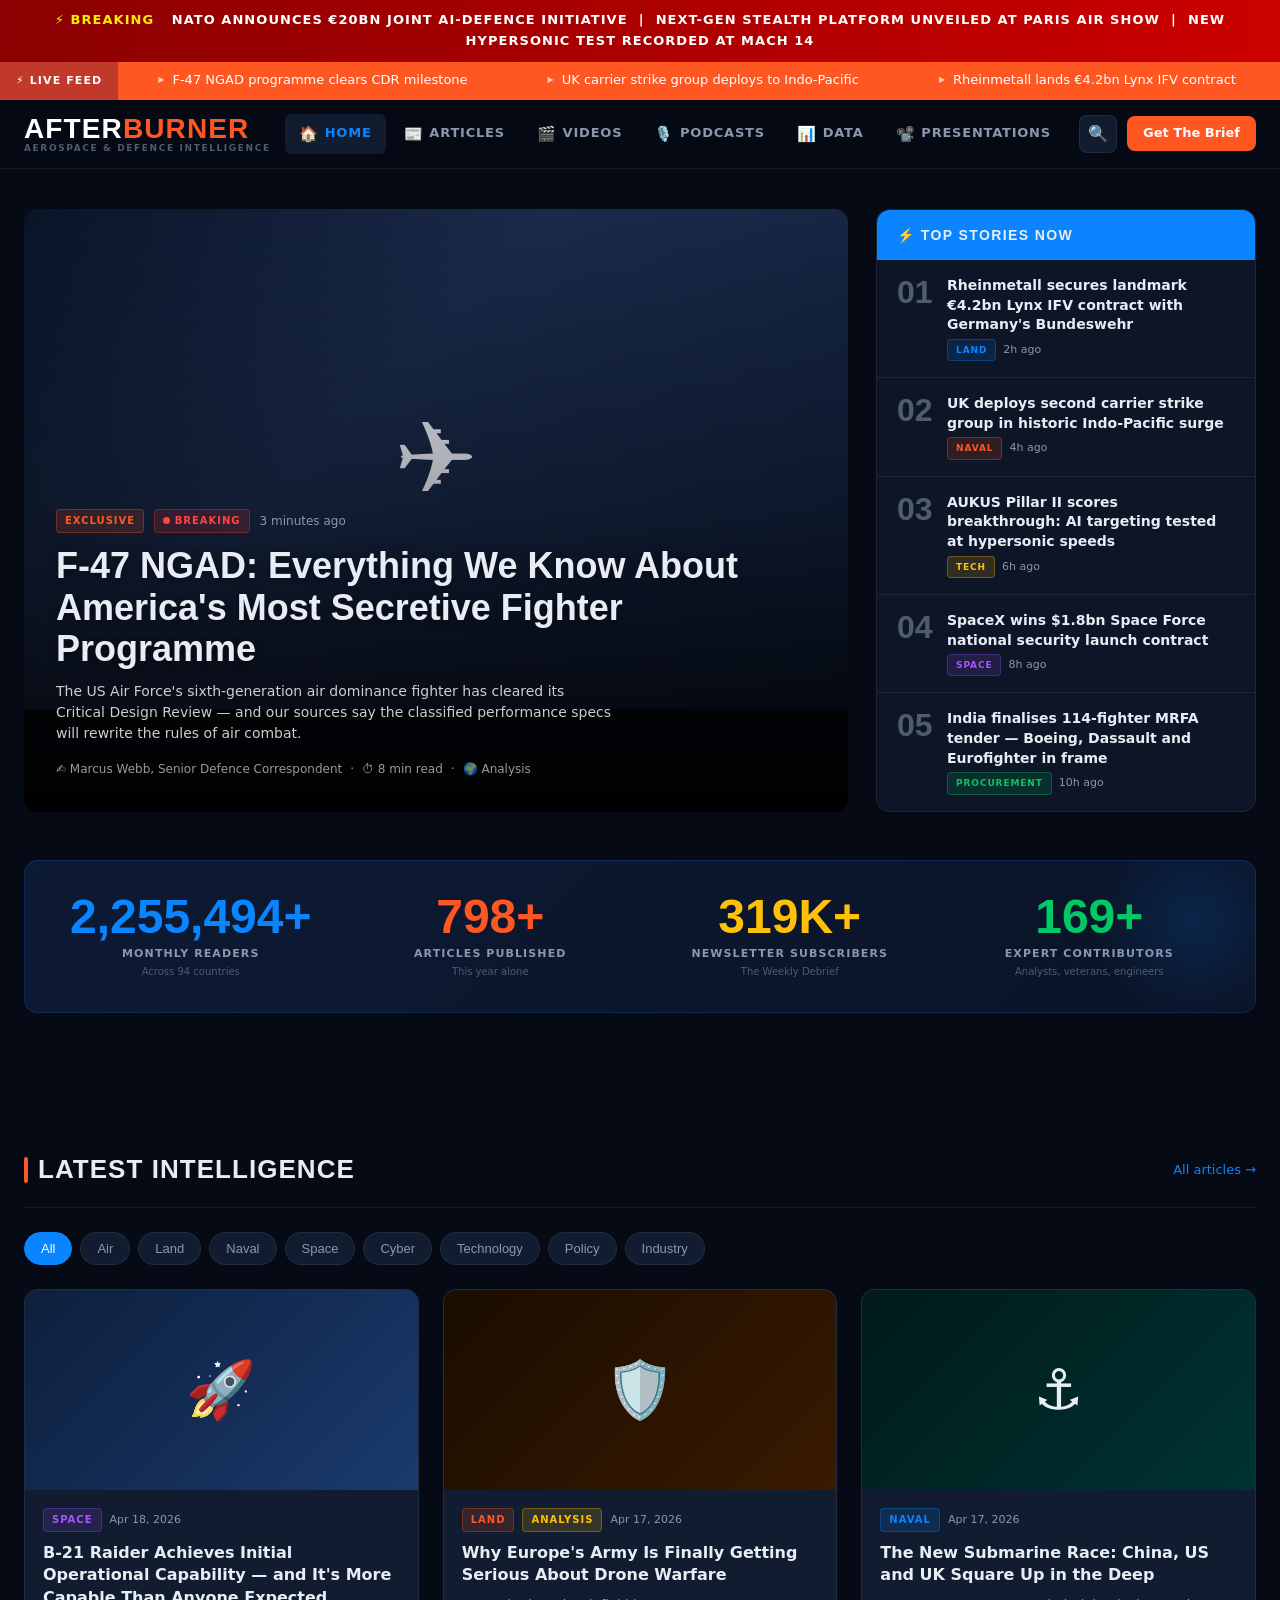
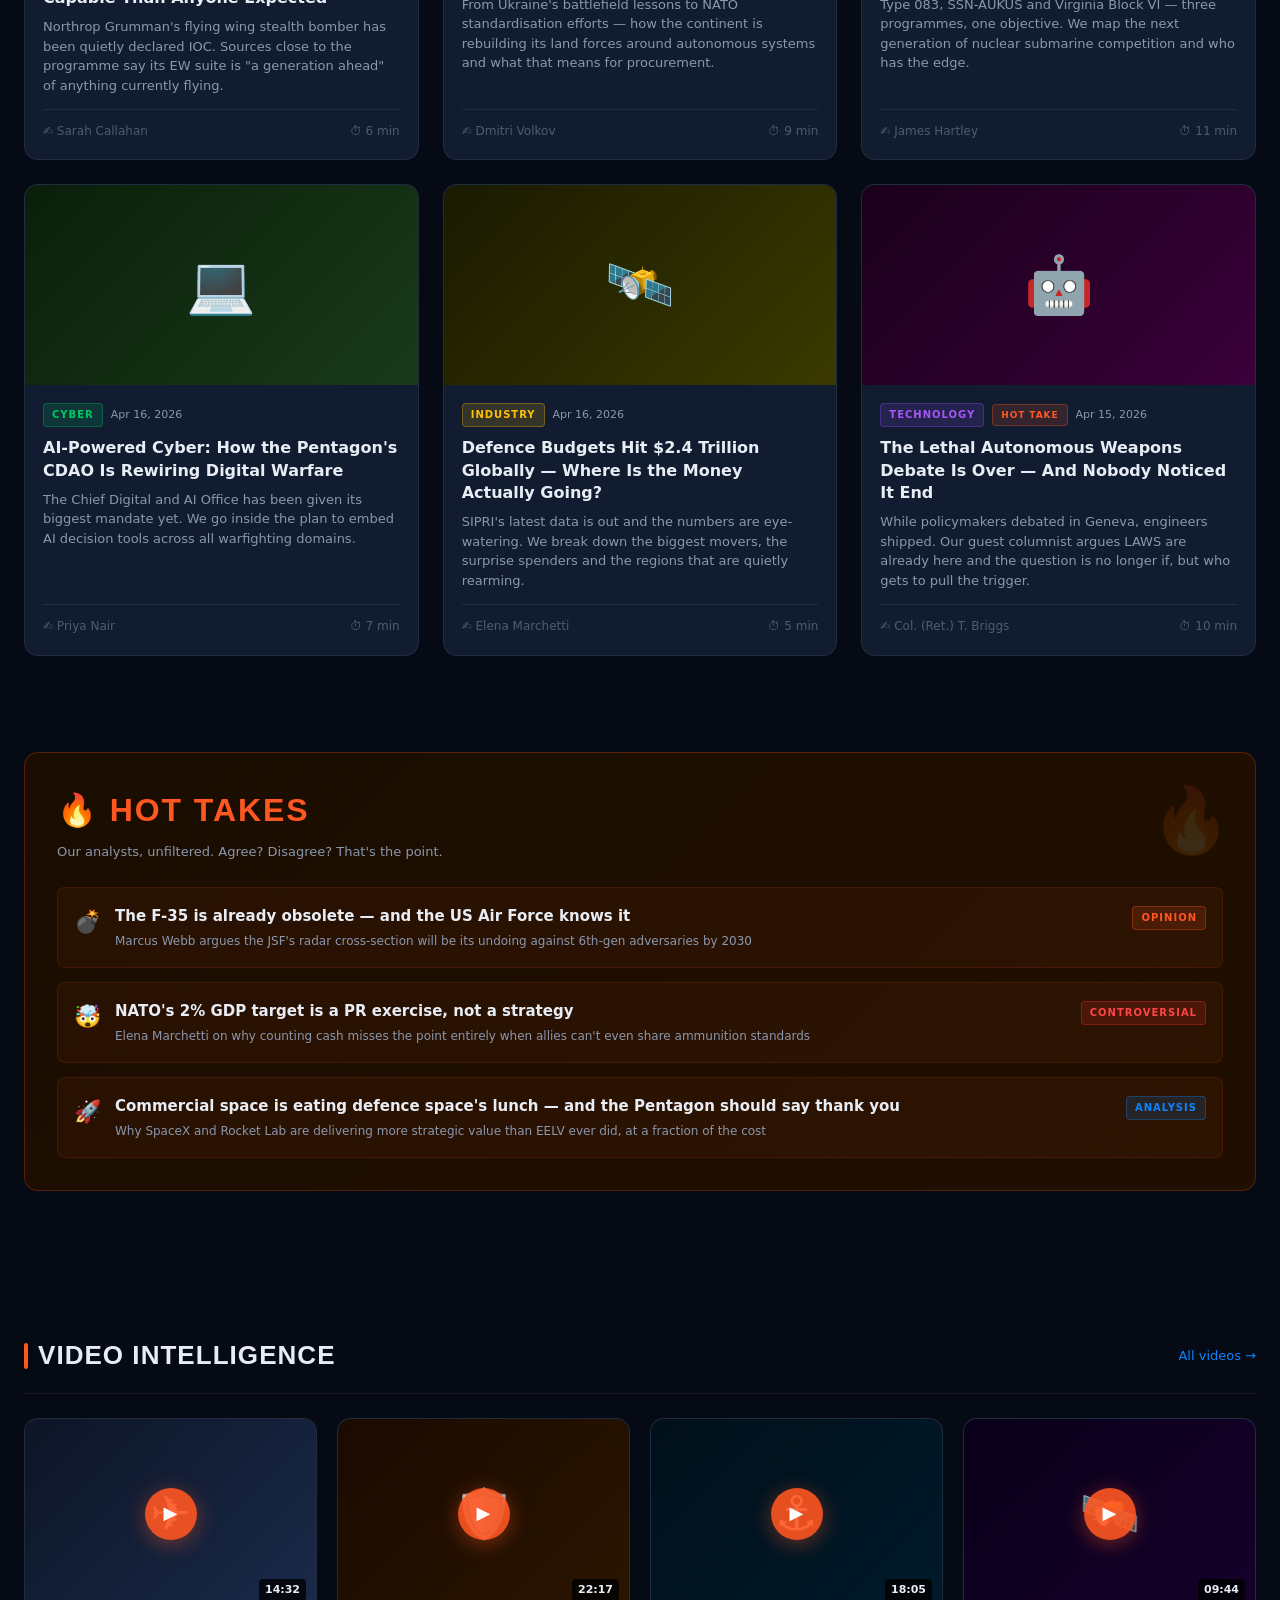
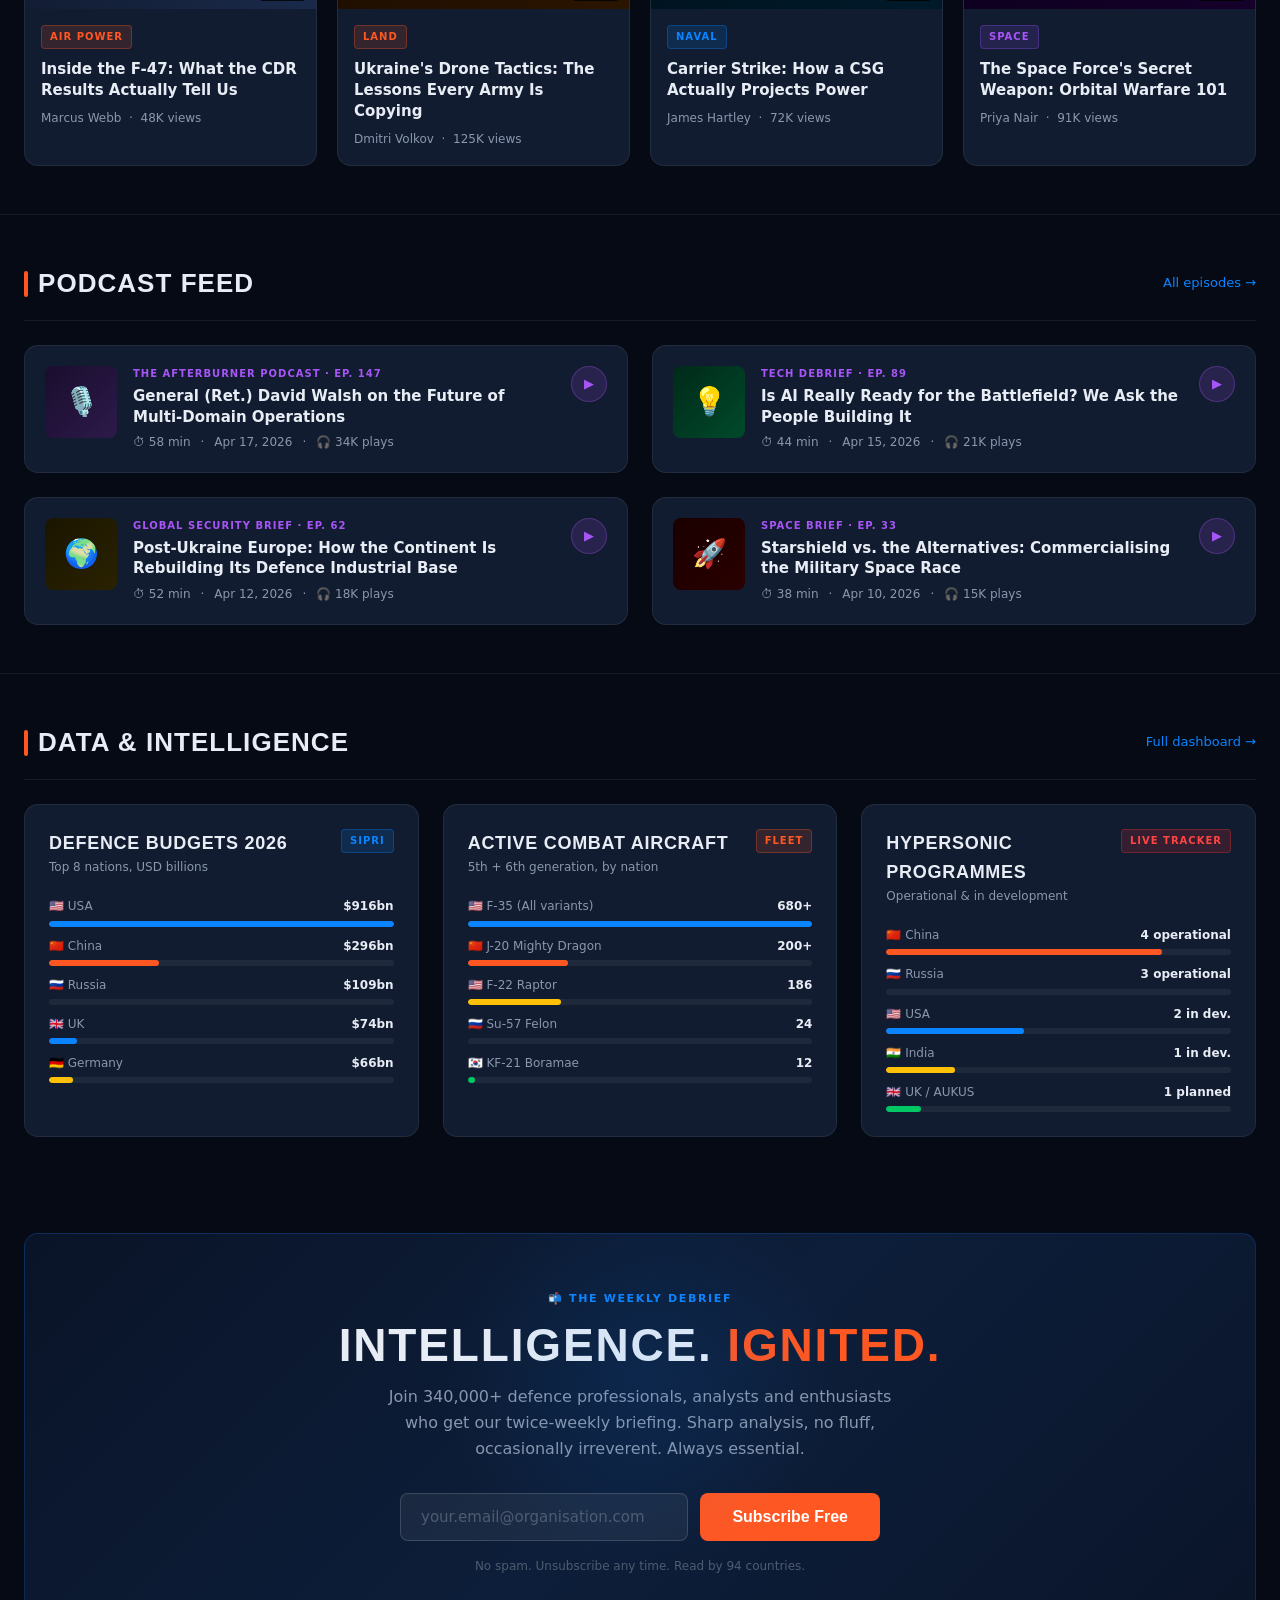
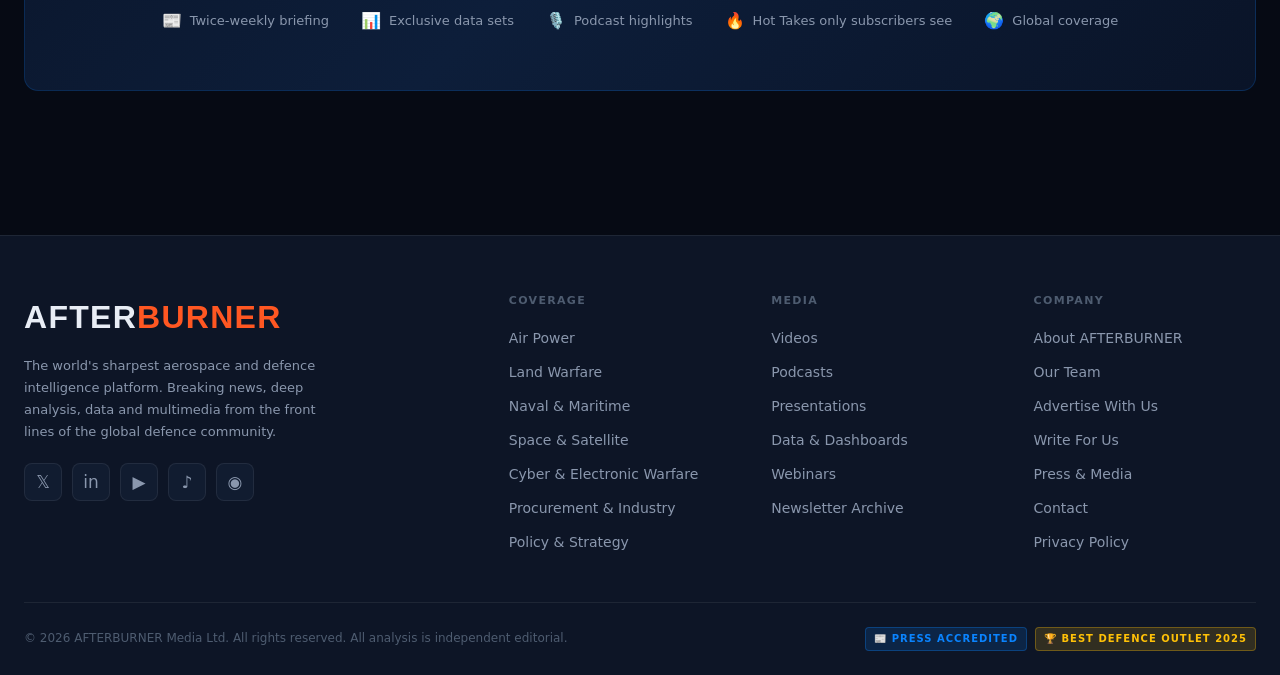
<file: index.html>
<!DOCTYPE html>
<html lang="en">
<head>
  <meta charset="UTF-8" />
  <meta name="viewport" content="width=device-width, initial-scale=1.0" />
  <title>AFTERBURNER — Aerospace & Defence Intelligence</title>
  <meta name="description" content="The world's sharpest aerospace and defence intelligence. Breaking news, analysis, data, video and podcasts for the global defence community." />
  <meta property="og:title" content="AFTERBURNER — Aerospace & Defence Intelligence" />
  <meta property="og:description" content="The world's sharpest aerospace and defence intelligence." />
  <meta property="og:type" content="website" />
  <link rel="icon" href="data:image/svg+xml,<svg xmlns='http://www.w3.org/2000/svg' viewBox='0 0 100 100'><text y='.9em' font-size='90'>🔥</text></svg>" />
  <link rel="stylesheet" href="css/styles.css" />
</head>
<body>

<!-- ── BREAKING NEWS BANNER ── -->
<div class="breaking-banner">
  <strong>⚡ BREAKING</strong>
  NATO announces €20bn joint AI-defence initiative &nbsp;|&nbsp; Next-gen stealth platform unveiled at Paris Air Show &nbsp;|&nbsp; New hypersonic test recorded at Mach 14
</div>

<!-- ── TICKER ── -->
<div class="ticker-bar">
  <div class="ticker-label">⚡ LIVE FEED</div>
  <div class="ticker-track">
    <span class="ticker-item">F-47 NGAD programme clears CDR milestone</span>
    <span class="ticker-item">UK carrier strike group deploys to Indo-Pacific</span>
    <span class="ticker-item">Rheinmetall lands €4.2bn Lynx IFV contract</span>
    <span class="ticker-item">SpaceX wins $1.8bn Space Force launch contract</span>
    <span class="ticker-item">Israel's Iron Dome 2.0 enters live testing phase</span>
    <span class="ticker-item">AUKUS Pillar II AI targeting trials begin</span>
    <span class="ticker-item">Northrop Grumman B-21 Raider IOC declared</span>
    <span class="ticker-item">EU Defence Fund releases €1.1bn tender list</span>
    <span class="ticker-item">India orders 114 multirole fighters for IAF</span>
    <span class="ticker-item">Boeing T-7A Red Hawk enters full-rate production</span>
  </div>
</div>

<!-- ── NAVBAR ── -->
<nav class="navbar">
  <div class="container navbar-inner">
    <a href="index.html" class="logo">
      <div class="logo-text">AFTER<span>BURNER</span></div>
      <div class="logo-tagline">Aerospace &amp; Defence Intelligence</div>
    </a>

    <ul class="nav-links" id="navLinks">
      <li><a href="index.html" class="nav-link active"><span class="nav-icon">🏠</span> Home</a></li>
      <li><a href="articles.html" class="nav-link"><span class="nav-icon">📰</span> Articles</a></li>
      <li><a href="videos.html" class="nav-link"><span class="nav-icon">🎬</span> Videos</a></li>
      <li><a href="podcasts.html" class="nav-link"><span class="nav-icon">🎙️</span> Podcasts</a></li>
      <li><a href="data.html" class="nav-link"><span class="nav-icon">📊</span> Data</a></li>
      <li><a href="presentations.html" class="nav-link"><span class="nav-icon">📽️</span> Presentations</a></li>
    </ul>

    <div class="navbar-actions">
      <button class="search-btn" id="searchBtn" title="Search (Ctrl+K)">🔍</button>
      <a href="#newsletter" class="btn btn-orange btn-sm">Get The Brief</a>
      <button class="hamburger" id="hamburger">
        <span></span><span></span><span></span>
      </button>
    </div>
  </div>
</nav>

<!-- ── SEARCH OVERLAY ── -->
<div class="search-overlay" id="searchOverlay">
  <div class="search-box">
    <input class="search-input" id="searchInput" type="text" placeholder="Search AFTERBURNER... (e.g. 'hypersonic', 'F-35', 'NATO')" />
    <button class="search-close" id="searchClose">✕</button>
  </div>
</div>

<!-- ── MAIN ── -->
<main>

  <!-- HERO -->
  <section class="hero">
    <div class="container">
      <div class="hero-grid">

        <!-- Main story -->
        <div class="hero-main">
          <div style="width:100%;height:500px;background:linear-gradient(135deg,#0a1428 0%,#1a2a4a 40%,#0f1e38 100%);display:flex;align-items:center;justify-content:center;font-size:100px;">✈️</div>
          <div class="hero-overlay"></div>
          <div class="hero-content">
            <div class="hero-meta">
              <span class="badge badge-orange">Exclusive</span>
              <span class="badge badge-red"><span class="live-dot"></span> Breaking</span>
              <span class="text-small text-muted">3 minutes ago</span>
            </div>
            <h1 class="hero-title">F-47 NGAD: Everything We Know About America's Most Secretive Fighter Programme</h1>
            <p class="hero-excerpt">The US Air Force's sixth-generation air dominance fighter has cleared its Critical Design Review — and our sources say the classified performance specs will rewrite the rules of air combat.</p>
            <div class="hero-byline">
              <span>✍️ Marcus Webb, Senior Defence Correspondent</span>
              <span>·</span>
              <span>⏱ 8 min read</span>
              <span>·</span>
              <span>🌍 Analysis</span>
            </div>
          </div>
        </div>

        <!-- Sidebar top stories -->
        <div class="hero-sidebar">
          <div class="sidebar-header">⚡ Top Stories Now</div>

          <div class="sidebar-item">
            <div class="sidebar-num">01</div>
            <div class="sidebar-content">
              <div class="sidebar-title">Rheinmetall secures landmark €4.2bn Lynx IFV contract with Germany's Bundeswehr</div>
              <div class="sidebar-meta"><span class="badge badge-blue" style="font-size:9px">Land</span> &nbsp;2h ago</div>
            </div>
          </div>

          <div class="sidebar-item">
            <div class="sidebar-num">02</div>
            <div class="sidebar-content">
              <div class="sidebar-title">UK deploys second carrier strike group in historic Indo-Pacific surge</div>
              <div class="sidebar-meta"><span class="badge badge-orange" style="font-size:9px">Naval</span> &nbsp;4h ago</div>
            </div>
          </div>

          <div class="sidebar-item">
            <div class="sidebar-num">03</div>
            <div class="sidebar-content">
              <div class="sidebar-title">AUKUS Pillar II scores breakthrough: AI targeting tested at hypersonic speeds</div>
              <div class="sidebar-meta"><span class="badge badge-gold" style="font-size:9px">Tech</span> &nbsp;6h ago</div>
            </div>
          </div>

          <div class="sidebar-item">
            <div class="sidebar-num">04</div>
            <div class="sidebar-content">
              <div class="sidebar-title">SpaceX wins $1.8bn Space Force national security launch contract</div>
              <div class="sidebar-meta"><span class="badge badge-purple" style="font-size:9px">Space</span> &nbsp;8h ago</div>
            </div>
          </div>

          <div class="sidebar-item">
            <div class="sidebar-num">05</div>
            <div class="sidebar-content">
              <div class="sidebar-title">India finalises 114-fighter MRFA tender — Boeing, Dassault and Eurofighter in frame</div>
              <div class="sidebar-meta"><span class="badge badge-green" style="font-size:9px">Procurement</span> &nbsp;10h ago</div>
            </div>
          </div>
        </div>

      </div>
    </div>
  </section>

  <!-- GLOBAL STATS BAND -->
  <section style="padding:0 0 40px">
    <div class="container">
      <div class="featured-band">
        <div class="featured-band-inner">
          <div class="stat-block">
            <span class="stat-num" data-count="2400000" data-suffix="+">&mdash;</span>
            <div class="stat-label">Monthly Readers</div>
            <div class="stat-sublabel">Across 94 countries</div>
          </div>
          <div class="stat-block">
            <span class="stat-num orange" data-count="850" data-suffix="+">&mdash;</span>
            <div class="stat-label">Articles Published</div>
            <div class="stat-sublabel">This year alone</div>
          </div>
          <div class="stat-block">
            <span class="stat-num gold" data-count="340" data-suffix="K+">&mdash;</span>
            <div class="stat-label">Newsletter Subscribers</div>
            <div class="stat-sublabel">The Weekly Debrief</div>
          </div>
          <div class="stat-block">
            <span class="stat-num green" data-count="180" data-suffix="+">&mdash;</span>
            <div class="stat-label">Expert Contributors</div>
            <div class="stat-sublabel">Analysts, veterans, engineers</div>
          </div>
        </div>
      </div>
    </div>
  </section>

  <!-- LATEST ARTICLES -->
  <section class="section">
    <div class="container">
      <div class="section-header">
        <h2 class="section-title">Latest Intelligence</h2>
        <a href="articles.html" class="section-link">All articles →</a>
      </div>

      <div class="filter-bar mb-24">
        <button class="filter-btn active">All</button>
        <button class="filter-btn">Air</button>
        <button class="filter-btn">Land</button>
        <button class="filter-btn">Naval</button>
        <button class="filter-btn">Space</button>
        <button class="filter-btn">Cyber</button>
        <button class="filter-btn">Technology</button>
        <button class="filter-btn">Policy</button>
        <button class="filter-btn">Industry</button>
      </div>

      <div class="grid-3">

        <div class="card">
          <div class="card-img-wrap">
            <div class="card-img" style="background:linear-gradient(135deg,#0d1f3c,#1a3a6e);display:flex;align-items:center;justify-content:center;font-size:56px;">🚀</div>
          </div>
          <div class="card-body">
            <div class="card-meta">
              <span class="badge badge-purple">Space</span>
              <span class="text-muted text-xs">Apr 18, 2026</span>
            </div>
            <h3 class="card-title">B-21 Raider Achieves Initial Operational Capability — and It's More Capable Than Anyone Expected</h3>
            <p class="card-excerpt">Northrop Grumman's flying wing stealth bomber has been quietly declared IOC. Sources close to the programme say its EW suite is "a generation ahead" of anything currently flying.</p>
            <div class="card-footer">
              <span>✍️ Sarah Callahan</span>
              <span class="card-read-time">⏱ 6 min</span>
            </div>
          </div>
        </div>

        <div class="card">
          <div class="card-img-wrap">
            <div class="card-img" style="background:linear-gradient(135deg,#1a0d00,#3a1a00);display:flex;align-items:center;justify-content:center;font-size:56px;">🛡️</div>
          </div>
          <div class="card-body">
            <div class="card-meta">
              <span class="badge badge-orange">Land</span>
              <span class="badge badge-gold">Analysis</span>
              <span class="text-muted text-xs">Apr 17, 2026</span>
            </div>
            <h3 class="card-title">Why Europe's Army Is Finally Getting Serious About Drone Warfare</h3>
            <p class="card-excerpt">From Ukraine's battlefield lessons to NATO standardisation efforts — how the continent is rebuilding its land forces around autonomous systems and what that means for procurement.</p>
            <div class="card-footer">
              <span>✍️ Dmitri Volkov</span>
              <span class="card-read-time">⏱ 9 min</span>
            </div>
          </div>
        </div>

        <div class="card">
          <div class="card-img-wrap">
            <div class="card-img" style="background:linear-gradient(135deg,#001a1a,#003333);display:flex;align-items:center;justify-content:center;font-size:56px;">⚓</div>
          </div>
          <div class="card-body">
            <div class="card-meta">
              <span class="badge badge-blue">Naval</span>
              <span class="text-muted text-xs">Apr 17, 2026</span>
            </div>
            <h3 class="card-title">The New Submarine Race: China, US and UK Square Up in the Deep</h3>
            <p class="card-excerpt">Type 083, SSN-AUKUS and Virginia Block VI — three programmes, one objective. We map the next generation of nuclear submarine competition and who has the edge.</p>
            <div class="card-footer">
              <span>✍️ James Hartley</span>
              <span class="card-read-time">⏱ 11 min</span>
            </div>
          </div>
        </div>

        <div class="card">
          <div class="card-img-wrap">
            <div class="card-img" style="background:linear-gradient(135deg,#0a1f0a,#1a3a1a);display:flex;align-items:center;justify-content:center;font-size:56px;">💻</div>
          </div>
          <div class="card-body">
            <div class="card-meta">
              <span class="badge badge-green">Cyber</span>
              <span class="text-muted text-xs">Apr 16, 2026</span>
            </div>
            <h3 class="card-title">AI-Powered Cyber: How the Pentagon's CDAO Is Rewiring Digital Warfare</h3>
            <p class="card-excerpt">The Chief Digital and AI Office has been given its biggest mandate yet. We go inside the plan to embed AI decision tools across all warfighting domains.</p>
            <div class="card-footer">
              <span>✍️ Priya Nair</span>
              <span class="card-read-time">⏱ 7 min</span>
            </div>
          </div>
        </div>

        <div class="card">
          <div class="card-img-wrap">
            <div class="card-img" style="background:linear-gradient(135deg,#1a1a00,#3a3a00);display:flex;align-items:center;justify-content:center;font-size:56px;">🛰️</div>
          </div>
          <div class="card-body">
            <div class="card-meta">
              <span class="badge badge-gold">Industry</span>
              <span class="text-muted text-xs">Apr 16, 2026</span>
            </div>
            <h3 class="card-title">Defence Budgets Hit $2.4 Trillion Globally — Where Is the Money Actually Going?</h3>
            <p class="card-excerpt">SIPRI's latest data is out and the numbers are eye-watering. We break down the biggest movers, the surprise spenders and the regions that are quietly rearming.</p>
            <div class="card-footer">
              <span>✍️ Elena Marchetti</span>
              <span class="card-read-time">⏱ 5 min</span>
            </div>
          </div>
        </div>

        <div class="card">
          <div class="card-img-wrap">
            <div class="card-img" style="background:linear-gradient(135deg,#1a001a,#3a003a);display:flex;align-items:center;justify-content:center;font-size:56px;">🤖</div>
          </div>
          <div class="card-body">
            <div class="card-meta">
              <span class="badge badge-purple">Technology</span>
              <span class="badge badge-orange" style="font-size:9px">Hot Take</span>
              <span class="text-muted text-xs">Apr 15, 2026</span>
            </div>
            <h3 class="card-title">The Lethal Autonomous Weapons Debate Is Over — And Nobody Noticed It End</h3>
            <p class="card-excerpt">While policymakers debated in Geneva, engineers shipped. Our guest columnist argues LAWS are already here and the question is no longer if, but who gets to pull the trigger.</p>
            <div class="card-footer">
              <span>✍️ Col. (Ret.) T. Briggs</span>
              <span class="card-read-time">⏱ 10 min</span>
            </div>
          </div>
        </div>

      </div>
    </div>
  </section>

  <!-- HOT TAKES -->
  <section style="padding:0 0 48px">
    <div class="container">
      <div class="hot-takes">
        <div class="hot-takes-title">🔥 Hot Takes</div>
        <div class="hot-takes-sub">Our analysts, unfiltered. Agree? Disagree? That's the point.</div>
        <div class="hot-take-list">

          <div class="hot-take-item">
            <div class="hot-take-emoji">💣</div>
            <div class="hot-take-content">
              <div class="hot-take-headline">The F-35 is already obsolete — and the US Air Force knows it</div>
              <div class="hot-take-sub">Marcus Webb argues the JSF's radar cross-section will be its undoing against 6th-gen adversaries by 2030</div>
            </div>
            <div class="hot-take-badge"><span class="badge badge-orange">Opinion</span></div>
          </div>

          <div class="hot-take-item">
            <div class="hot-take-emoji">🤯</div>
            <div class="hot-take-content">
              <div class="hot-take-headline">NATO's 2% GDP target is a PR exercise, not a strategy</div>
              <div class="hot-take-sub">Elena Marchetti on why counting cash misses the point entirely when allies can't even share ammunition standards</div>
            </div>
            <div class="hot-take-badge"><span class="badge badge-red">Controversial</span></div>
          </div>

          <div class="hot-take-item">
            <div class="hot-take-emoji">🚀</div>
            <div class="hot-take-content">
              <div class="hot-take-headline">Commercial space is eating defence space's lunch — and the Pentagon should say thank you</div>
              <div class="hot-take-sub">Why SpaceX and Rocket Lab are delivering more strategic value than EELV ever did, at a fraction of the cost</div>
            </div>
            <div class="hot-take-badge"><span class="badge badge-blue">Analysis</span></div>
          </div>

        </div>
      </div>
    </div>
  </section>

  <!-- VIDEOS -->
  <section class="section">
    <div class="container">
      <div class="section-header">
        <h2 class="section-title">Video Intelligence</h2>
        <a href="videos.html" class="section-link">All videos →</a>
      </div>

      <div class="grid-4">

        <div class="video-card">
          <div class="video-thumb">
            <div class="video-thumb-img" style="display:flex;align-items:center;justify-content:center;font-size:48px;background:linear-gradient(135deg,#0d1526,#1a2a4a);">✈️</div>
            <div class="play-btn">▶</div>
            <div class="video-duration">14:32</div>
          </div>
          <div class="video-body">
            <div class="card-meta mb-8"><span class="badge badge-orange">Air Power</span></div>
            <div class="video-title">Inside the F-47: What the CDR Results Actually Tell Us</div>
            <div class="video-meta">Marcus Webb &nbsp;·&nbsp; 48K views</div>
          </div>
        </div>

        <div class="video-card">
          <div class="video-thumb">
            <div class="video-thumb-img" style="display:flex;align-items:center;justify-content:center;font-size:48px;background:linear-gradient(135deg,#1a0a00,#2a1500);">🛡️</div>
            <div class="play-btn">▶</div>
            <div class="video-duration">22:17</div>
          </div>
          <div class="video-body">
            <div class="card-meta mb-8"><span class="badge badge-orange">Land</span></div>
            <div class="video-title">Ukraine's Drone Tactics: The Lessons Every Army Is Copying</div>
            <div class="video-meta">Dmitri Volkov &nbsp;·&nbsp; 125K views</div>
          </div>
        </div>

        <div class="video-card">
          <div class="video-thumb">
            <div class="video-thumb-img" style="display:flex;align-items:center;justify-content:center;font-size:48px;background:linear-gradient(135deg,#00101a,#001a2a);">⚓</div>
            <div class="play-btn">▶</div>
            <div class="video-duration">18:05</div>
          </div>
          <div class="video-body">
            <div class="card-meta mb-8"><span class="badge badge-blue">Naval</span></div>
            <div class="video-title">Carrier Strike: How a CSG Actually Projects Power</div>
            <div class="video-meta">James Hartley &nbsp;·&nbsp; 72K views</div>
          </div>
        </div>

        <div class="video-card">
          <div class="video-thumb">
            <div class="video-thumb-img" style="display:flex;align-items:center;justify-content:center;font-size:48px;background:linear-gradient(135deg,#0a001a,#15002a);">🛰️</div>
            <div class="play-btn">▶</div>
            <div class="video-duration">09:44</div>
          </div>
          <div class="video-body">
            <div class="card-meta mb-8"><span class="badge badge-purple">Space</span></div>
            <div class="video-title">The Space Force's Secret Weapon: Orbital Warfare 101</div>
            <div class="video-meta">Priya Nair &nbsp;·&nbsp; 91K views</div>
          </div>
        </div>

      </div>
    </div>
  </section>

  <!-- PODCASTS -->
  <section class="section">
    <div class="container">
      <div class="section-header">
        <h2 class="section-title">Podcast Feed</h2>
        <a href="podcasts.html" class="section-link">All episodes →</a>
      </div>

      <div class="grid-2">

        <div class="podcast-card">
          <div class="podcast-art" style="background:linear-gradient(135deg,#1a0d2e,#2d1a4a);">🎙️</div>
          <div class="podcast-info">
            <div class="podcast-show">The Afterburner Podcast · Ep. 147</div>
            <div class="podcast-title">General (Ret.) David Walsh on the Future of Multi-Domain Operations</div>
            <div class="podcast-meta">
              <span>⏱ 58 min</span>
              <span>·</span>
              <span>Apr 17, 2026</span>
              <span>·</span>
              <span>🎧 34K plays</span>
            </div>
          </div>
          <div class="podcast-play">▶</div>
        </div>

        <div class="podcast-card">
          <div class="podcast-art" style="background:linear-gradient(135deg,#002a1a,#004a2a);">💡</div>
          <div class="podcast-info">
            <div class="podcast-show">Tech Debrief · Ep. 89</div>
            <div class="podcast-title">Is AI Really Ready for the Battlefield? We Ask the People Building It</div>
            <div class="podcast-meta">
              <span>⏱ 44 min</span>
              <span>·</span>
              <span>Apr 15, 2026</span>
              <span>·</span>
              <span>🎧 21K plays</span>
            </div>
          </div>
          <div class="podcast-play">▶</div>
        </div>

        <div class="podcast-card">
          <div class="podcast-art" style="background:linear-gradient(135deg,#1a1500,#2a2200);">🌍</div>
          <div class="podcast-info">
            <div class="podcast-show">Global Security Brief · Ep. 62</div>
            <div class="podcast-title">Post-Ukraine Europe: How the Continent Is Rebuilding Its Defence Industrial Base</div>
            <div class="podcast-meta">
              <span>⏱ 52 min</span>
              <span>·</span>
              <span>Apr 12, 2026</span>
              <span>·</span>
              <span>🎧 18K plays</span>
            </div>
          </div>
          <div class="podcast-play">▶</div>
        </div>

        <div class="podcast-card">
          <div class="podcast-art" style="background:linear-gradient(135deg,#1a0000,#2a0000);">🚀</div>
          <div class="podcast-info">
            <div class="podcast-show">Space Brief · Ep. 33</div>
            <div class="podcast-title">Starshield vs. the Alternatives: Commercialising the Military Space Race</div>
            <div class="podcast-meta">
              <span>⏱ 38 min</span>
              <span>·</span>
              <span>Apr 10, 2026</span>
              <span>·</span>
              <span>🎧 15K plays</span>
            </div>
          </div>
          <div class="podcast-play">▶</div>
        </div>

      </div>
    </div>
  </section>

  <!-- DATA SECTION -->
  <section class="section">
    <div class="container">
      <div class="section-header">
        <h2 class="section-title">Data & Intelligence</h2>
        <a href="data.html" class="section-link">Full dashboard →</a>
      </div>

      <div class="grid-3">

        <div class="data-card">
          <div class="data-card-header">
            <div>
              <div class="data-card-title">Defence Budgets 2026</div>
              <div class="text-small text-muted">Top 8 nations, USD billions</div>
            </div>
            <span class="badge badge-blue">SIPRI</span>
          </div>
          <div class="chart-bar-list">
            <div class="chart-bar-item">
              <div class="chart-bar-label"><span>🇺🇸 USA</span><span>$916bn</span></div>
              <div class="chart-bar-track"><div class="chart-bar-fill bar-blue" style="width:100%"></div></div>
            </div>
            <div class="chart-bar-item">
              <div class="chart-bar-label"><span>🇨🇳 China</span><span>$296bn</span></div>
              <div class="chart-bar-track"><div class="chart-bar-fill bar-orange" style="width:32%"></div></div>
            </div>
            <div class="chart-bar-item">
              <div class="chart-bar-label"><span>🇷🇺 Russia</span><span>$109bn</span></div>
              <div class="chart-bar-track"><div class="chart-bar-fill bar-red" style="width:12%"></div></div>
            </div>
            <div class="chart-bar-item">
              <div class="chart-bar-label"><span>🇬🇧 UK</span><span>$74bn</span></div>
              <div class="chart-bar-track"><div class="chart-bar-fill bar-blue" style="width:8%"></div></div>
            </div>
            <div class="chart-bar-item">
              <div class="chart-bar-label"><span>🇩🇪 Germany</span><span>$66bn</span></div>
              <div class="chart-bar-track"><div class="chart-bar-fill bar-gold" style="width:7%"></div></div>
            </div>
          </div>
        </div>

        <div class="data-card">
          <div class="data-card-header">
            <div>
              <div class="data-card-title">Active Combat Aircraft</div>
              <div class="text-small text-muted">5th + 6th generation, by nation</div>
            </div>
            <span class="badge badge-orange">Fleet</span>
          </div>
          <div class="chart-bar-list">
            <div class="chart-bar-item">
              <div class="chart-bar-label"><span>🇺🇸 F-35 (All variants)</span><span>680+</span></div>
              <div class="chart-bar-track"><div class="chart-bar-fill bar-blue" style="width:100%"></div></div>
            </div>
            <div class="chart-bar-item">
              <div class="chart-bar-label"><span>🇨🇳 J-20 Mighty Dragon</span><span>200+</span></div>
              <div class="chart-bar-track"><div class="chart-bar-fill bar-orange" style="width:29%"></div></div>
            </div>
            <div class="chart-bar-item">
              <div class="chart-bar-label"><span>🇺🇸 F-22 Raptor</span><span>186</span></div>
              <div class="chart-bar-track"><div class="chart-bar-fill bar-gold" style="width:27%"></div></div>
            </div>
            <div class="chart-bar-item">
              <div class="chart-bar-label"><span>🇷🇺 Su-57 Felon</span><span>24</span></div>
              <div class="chart-bar-track"><div class="chart-bar-fill bar-red" style="width:4%"></div></div>
            </div>
            <div class="chart-bar-item">
              <div class="chart-bar-label"><span>🇰🇷 KF-21 Boramae</span><span>12</span></div>
              <div class="chart-bar-track"><div class="chart-bar-fill bar-green" style="width:2%"></div></div>
            </div>
          </div>
        </div>

        <div class="data-card">
          <div class="data-card-header">
            <div>
              <div class="data-card-title">Hypersonic Programmes</div>
              <div class="text-small text-muted">Operational & in development</div>
            </div>
            <span class="badge badge-red">Live Tracker</span>
          </div>
          <div class="chart-bar-list">
            <div class="chart-bar-item">
              <div class="chart-bar-label"><span>🇨🇳 China</span><span>4 operational</span></div>
              <div class="chart-bar-track"><div class="chart-bar-fill bar-orange" style="width:80%"></div></div>
            </div>
            <div class="chart-bar-item">
              <div class="chart-bar-label"><span>🇷🇺 Russia</span><span>3 operational</span></div>
              <div class="chart-bar-track"><div class="chart-bar-fill bar-red" style="width:60%"></div></div>
            </div>
            <div class="chart-bar-item">
              <div class="chart-bar-label"><span>🇺🇸 USA</span><span>2 in dev.</span></div>
              <div class="chart-bar-track"><div class="chart-bar-fill bar-blue" style="width:40%"></div></div>
            </div>
            <div class="chart-bar-item">
              <div class="chart-bar-label"><span>🇮🇳 India</span><span>1 in dev.</span></div>
              <div class="chart-bar-track"><div class="chart-bar-fill bar-gold" style="width:20%"></div></div>
            </div>
            <div class="chart-bar-item">
              <div class="chart-bar-label"><span>🇬🇧 UK / AUKUS</span><span>1 planned</span></div>
              <div class="chart-bar-track"><div class="chart-bar-fill bar-green" style="width:10%"></div></div>
            </div>
          </div>
        </div>

      </div>
    </div>
  </section>

  <!-- NEWSLETTER -->
  <section id="newsletter" style="padding:0 0 48px">
    <div class="container">
      <div class="newsletter-section">
        <div class="newsletter-eyebrow">📬 The Weekly Debrief</div>
        <h2 class="newsletter-title">Intelligence. <span>Ignited.</span></h2>
        <p class="newsletter-sub">
          Join 340,000+ defence professionals, analysts and enthusiasts who get our twice-weekly briefing. Sharp analysis, no fluff, occasionally irreverent. Always essential.
        </p>
        <form class="newsletter-form" onsubmit="return false;">
          <input class="newsletter-input" type="email" placeholder="your.email@organisation.com" />
          <button class="btn btn-orange btn-lg" type="submit">Subscribe Free</button>
        </form>
        <div class="newsletter-note">No spam. Unsubscribe any time. Read by 94 countries.</div>
        <div class="newsletter-features">
          <div class="newsletter-feat"><span>📰</span><span>Twice-weekly briefing</span></div>
          <div class="newsletter-feat"><span>📊</span><span>Exclusive data sets</span></div>
          <div class="newsletter-feat"><span>🎙️</span><span>Podcast highlights</span></div>
          <div class="newsletter-feat"><span>🔥</span><span>Hot Takes only subscribers see</span></div>
          <div class="newsletter-feat"><span>🌍</span><span>Global coverage</span></div>
        </div>
      </div>
    </div>
  </section>

</main>

<!-- ── FOOTER ── -->
<footer class="footer">
  <div class="container">
    <div class="footer-grid">

      <div class="footer-brand">
        <div class="footer-logo">AFTER<span>BURNER</span></div>
        <p class="footer-desc">The world's sharpest aerospace and defence intelligence platform. Breaking news, deep analysis, data and multimedia from the front lines of the global defence community.</p>
        <div class="social-links">
          <a href="#" class="social-btn" title="X / Twitter">𝕏</a>
          <a href="#" class="social-btn" title="LinkedIn">in</a>
          <a href="#" class="social-btn" title="YouTube">▶</a>
          <a href="#" class="social-btn" title="Spotify">♪</a>
          <a href="#" class="social-btn" title="RSS Feed">◉</a>
        </div>
      </div>

      <div>
        <div class="footer-col-title">Coverage</div>
        <ul class="footer-links">
          <li><a href="articles.html" class="footer-link">Air Power</a></li>
          <li><a href="articles.html" class="footer-link">Land Warfare</a></li>
          <li><a href="articles.html" class="footer-link">Naval & Maritime</a></li>
          <li><a href="articles.html" class="footer-link">Space & Satellite</a></li>
          <li><a href="articles.html" class="footer-link">Cyber & Electronic Warfare</a></li>
          <li><a href="articles.html" class="footer-link">Procurement & Industry</a></li>
          <li><a href="articles.html" class="footer-link">Policy & Strategy</a></li>
        </ul>
      </div>

      <div>
        <div class="footer-col-title">Media</div>
        <ul class="footer-links">
          <li><a href="videos.html" class="footer-link">Videos</a></li>
          <li><a href="podcasts.html" class="footer-link">Podcasts</a></li>
          <li><a href="presentations.html" class="footer-link">Presentations</a></li>
          <li><a href="data.html" class="footer-link">Data & Dashboards</a></li>
          <li><a href="#" class="footer-link">Webinars</a></li>
          <li><a href="#" class="footer-link">Newsletter Archive</a></li>
        </ul>
      </div>

      <div>
        <div class="footer-col-title">Company</div>
        <ul class="footer-links">
          <li><a href="#" class="footer-link">About AFTERBURNER</a></li>
          <li><a href="#" class="footer-link">Our Team</a></li>
          <li><a href="#" class="footer-link">Advertise With Us</a></li>
          <li><a href="#" class="footer-link">Write For Us</a></li>
          <li><a href="#" class="footer-link">Press &amp; Media</a></li>
          <li><a href="#" class="footer-link">Contact</a></li>
          <li><a href="#" class="footer-link">Privacy Policy</a></li>
        </ul>
      </div>

    </div>

    <div class="footer-bottom">
      <div>© 2026 AFTERBURNER Media Ltd. All rights reserved. All analysis is independent editorial.</div>
      <div class="footer-badges">
        <span class="badge badge-blue">📰 Press Accredited</span>
        <span class="badge badge-gold">🏆 Best Defence Outlet 2025</span>
      </div>
    </div>
  </div>
</footer>

<button class="back-to-top" id="backToTop" title="Back to top">↑</button>
<div class="toast" id="toast"></div>

<script src="js/main.js"></script>
</body>
</html>
</file>
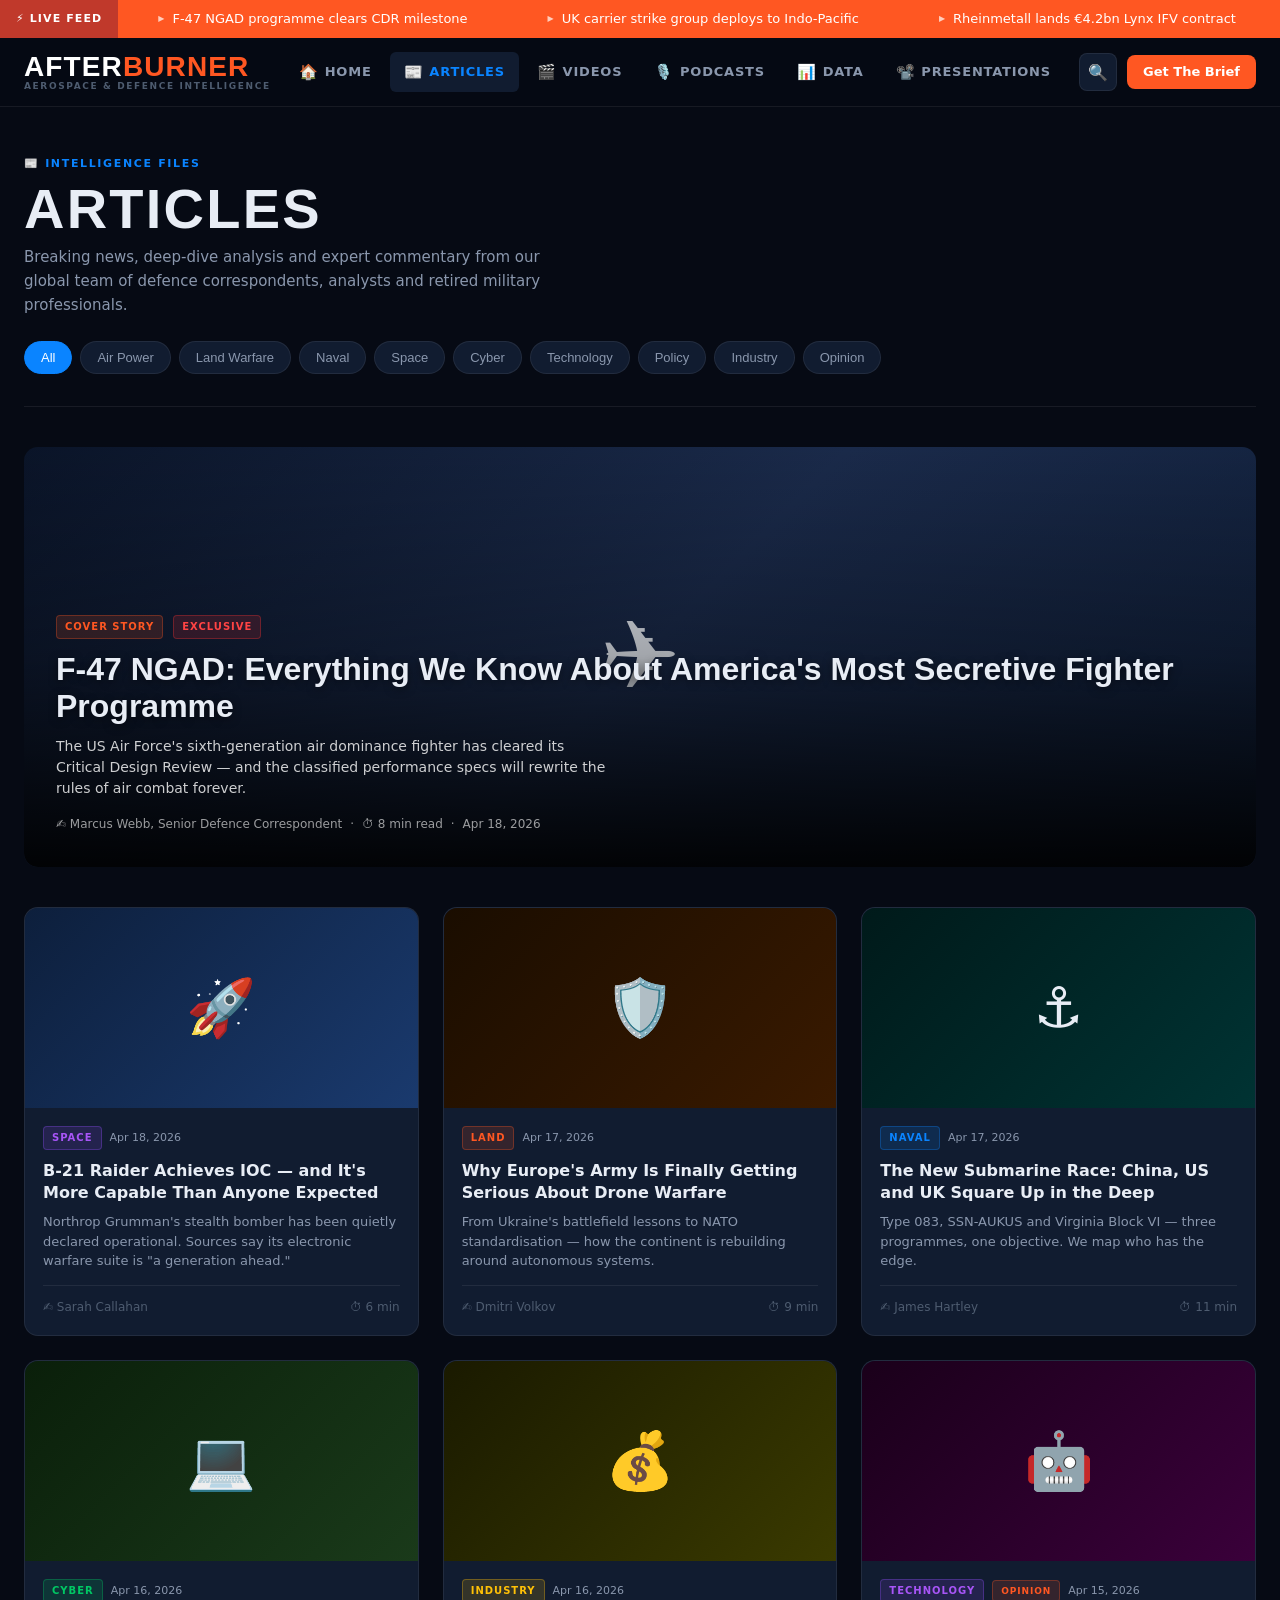
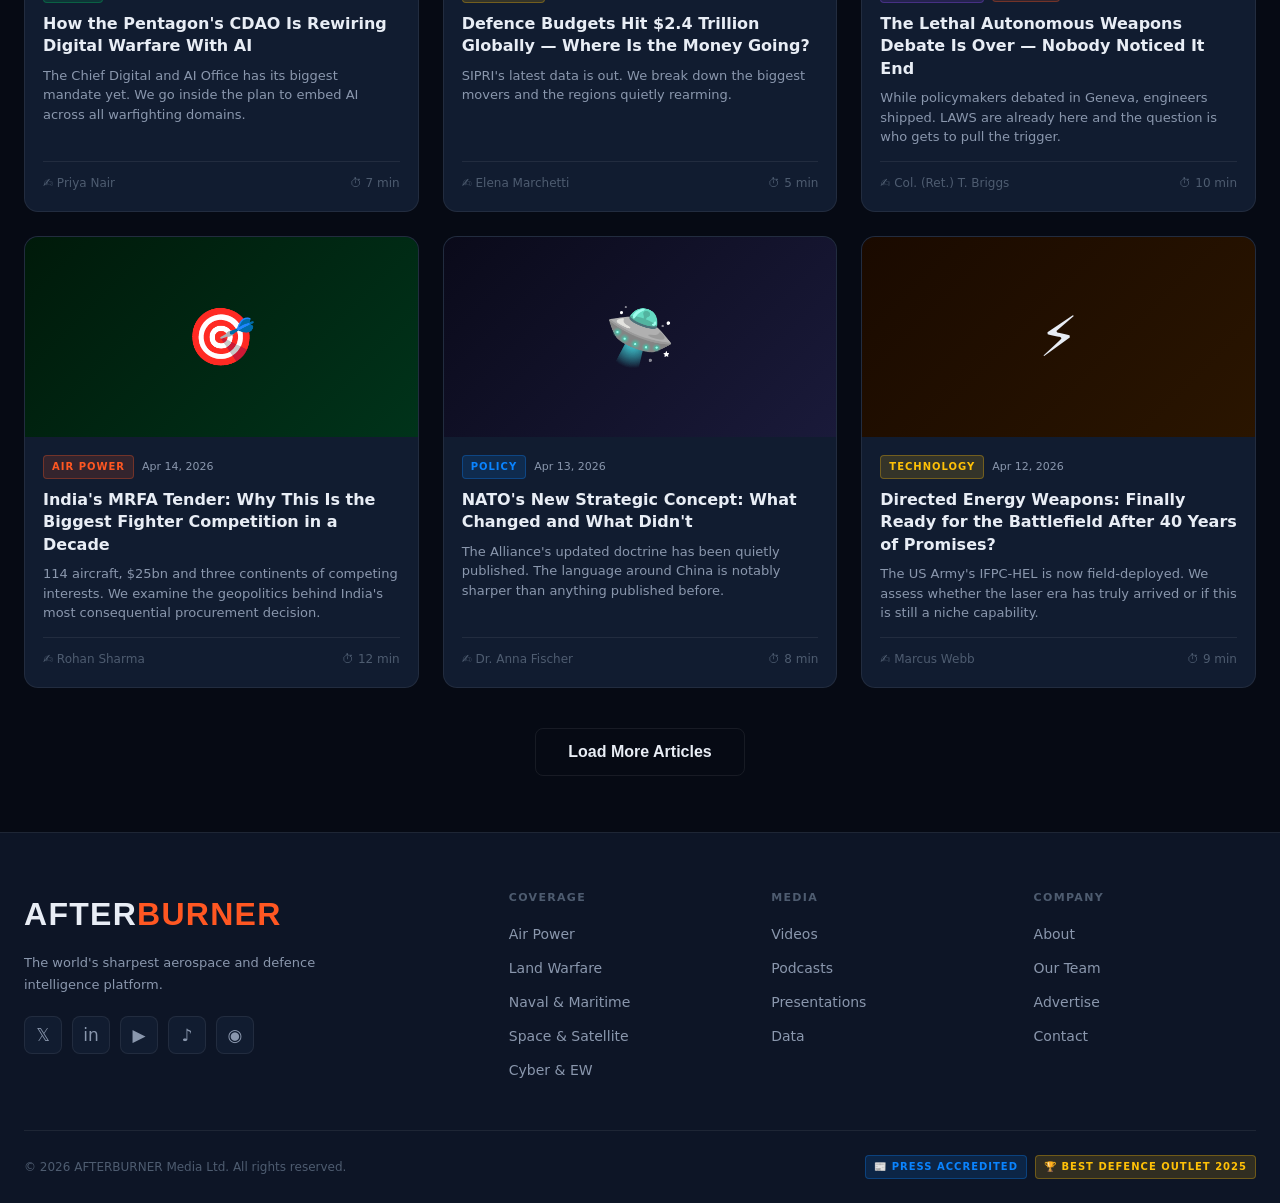
<file: articles.html>
<!DOCTYPE html>
<html lang="en">
<head>
  <meta charset="UTF-8" />
  <meta name="viewport" content="width=device-width, initial-scale=1.0" />
  <title>Articles — AFTERBURNER</title>
  <meta name="description" content="In-depth aerospace and defence articles, analysis and commentary from AFTERBURNER's global team of experts." />
  <link rel="icon" href="data:image/svg+xml,<svg xmlns='http://www.w3.org/2000/svg' viewBox='0 0 100 100'><text y='.9em' font-size='90'>🔥</text></svg>" />
  <link rel="stylesheet" href="css/styles.css" />
</head>
<body>

<div class="ticker-bar">
  <div class="ticker-label">⚡ LIVE FEED</div>
  <div class="ticker-track">
    <span class="ticker-item">F-47 NGAD programme clears CDR milestone</span>
    <span class="ticker-item">UK carrier strike group deploys to Indo-Pacific</span>
    <span class="ticker-item">Rheinmetall lands €4.2bn Lynx IFV contract</span>
    <span class="ticker-item">SpaceX wins $1.8bn Space Force launch contract</span>
    <span class="ticker-item">Israel's Iron Dome 2.0 enters live testing phase</span>
    <span class="ticker-item">AUKUS Pillar II AI targeting trials begin</span>
  </div>
</div>

<nav class="navbar">
  <div class="container navbar-inner">
    <a href="index.html" class="logo">
      <div class="logo-text">AFTER<span>BURNER</span></div>
      <div class="logo-tagline">Aerospace &amp; Defence Intelligence</div>
    </a>
    <ul class="nav-links" id="navLinks">
      <li><a href="index.html" class="nav-link"><span class="nav-icon">🏠</span> Home</a></li>
      <li><a href="articles.html" class="nav-link active"><span class="nav-icon">📰</span> Articles</a></li>
      <li><a href="videos.html" class="nav-link"><span class="nav-icon">🎬</span> Videos</a></li>
      <li><a href="podcasts.html" class="nav-link"><span class="nav-icon">🎙️</span> Podcasts</a></li>
      <li><a href="data.html" class="nav-link"><span class="nav-icon">📊</span> Data</a></li>
      <li><a href="presentations.html" class="nav-link"><span class="nav-icon">📽️</span> Presentations</a></li>
    </ul>
    <div class="navbar-actions">
      <button class="search-btn" id="searchBtn">🔍</button>
      <a href="index.html#newsletter" class="btn btn-orange btn-sm">Get The Brief</a>
      <button class="hamburger" id="hamburger"><span></span><span></span><span></span></button>
    </div>
  </div>
</nav>

<div class="search-overlay" id="searchOverlay">
  <div class="search-box">
    <input class="search-input" id="searchInput" type="text" placeholder="Search articles..." />
    <button class="search-close" id="searchClose">✕</button>
  </div>
</div>

<main>
  <div class="container">
    <div class="page-hero">
      <div class="page-hero-inner">
        <div>
          <div class="page-hero-label">📰 Intelligence Files</div>
          <h1 class="page-hero-title">Articles</h1>
          <p class="page-hero-sub">Breaking news, deep-dive analysis and expert commentary from our global team of defence correspondents, analysts and retired military professionals.</p>
        </div>
      </div>
      <div class="filter-bar mt-24">
        <button class="filter-btn active">All</button>
        <button class="filter-btn">Air Power</button>
        <button class="filter-btn">Land Warfare</button>
        <button class="filter-btn">Naval</button>
        <button class="filter-btn">Space</button>
        <button class="filter-btn">Cyber</button>
        <button class="filter-btn">Technology</button>
        <button class="filter-btn">Policy</button>
        <button class="filter-btn">Industry</button>
        <button class="filter-btn">Opinion</button>
      </div>
    </div>

    <!-- FEATURED ARTICLE -->
    <div style="margin-bottom:40px">
      <div class="hero-main" style="border-radius:14px;overflow:hidden;cursor:pointer;position:relative;">
        <div style="width:100%;height:420px;background:linear-gradient(135deg,#0a1428 0%,#1a2a4a 50%,#0f1e38 100%);display:flex;align-items:center;justify-content:center;font-size:96px;">✈️</div>
        <div class="hero-overlay"></div>
        <div class="hero-content">
          <div class="hero-meta">
            <span class="badge badge-orange">Cover Story</span>
            <span class="badge badge-red">Exclusive</span>
          </div>
          <h2 class="hero-title" style="font-size:32px;">F-47 NGAD: Everything We Know About America's Most Secretive Fighter Programme</h2>
          <p class="hero-excerpt">The US Air Force's sixth-generation air dominance fighter has cleared its Critical Design Review — and the classified performance specs will rewrite the rules of air combat forever.</p>
          <div class="hero-byline">
            <span>✍️ Marcus Webb, Senior Defence Correspondent</span>
            <span>·</span><span>⏱ 8 min read</span>
            <span>·</span><span>Apr 18, 2026</span>
          </div>
        </div>
      </div>
    </div>

    <!-- ARTICLES GRID -->
    <div class="grid-3" style="margin-bottom:40px">

      <div class="card">
        <div class="card-img-wrap">
          <div class="card-img" style="background:linear-gradient(135deg,#0d1f3c,#1a3a6e);display:flex;align-items:center;justify-content:center;font-size:56px;">🚀</div>
        </div>
        <div class="card-body">
          <div class="card-meta"><span class="badge badge-purple">Space</span><span class="text-muted text-xs">Apr 18, 2026</span></div>
          <h3 class="card-title">B-21 Raider Achieves IOC — and It's More Capable Than Anyone Expected</h3>
          <p class="card-excerpt">Northrop Grumman's stealth bomber has been quietly declared operational. Sources say its electronic warfare suite is "a generation ahead."</p>
          <div class="card-footer"><span>✍️ Sarah Callahan</span><span class="card-read-time">⏱ 6 min</span></div>
        </div>
      </div>

      <div class="card">
        <div class="card-img-wrap">
          <div class="card-img" style="background:linear-gradient(135deg,#1a0d00,#3a1a00);display:flex;align-items:center;justify-content:center;font-size:56px;">🛡️</div>
        </div>
        <div class="card-body">
          <div class="card-meta"><span class="badge badge-orange">Land</span><span class="text-muted text-xs">Apr 17, 2026</span></div>
          <h3 class="card-title">Why Europe's Army Is Finally Getting Serious About Drone Warfare</h3>
          <p class="card-excerpt">From Ukraine's battlefield lessons to NATO standardisation — how the continent is rebuilding around autonomous systems.</p>
          <div class="card-footer"><span>✍️ Dmitri Volkov</span><span class="card-read-time">⏱ 9 min</span></div>
        </div>
      </div>

      <div class="card">
        <div class="card-img-wrap">
          <div class="card-img" style="background:linear-gradient(135deg,#001a1a,#003333);display:flex;align-items:center;justify-content:center;font-size:56px;">⚓</div>
        </div>
        <div class="card-body">
          <div class="card-meta"><span class="badge badge-blue">Naval</span><span class="text-muted text-xs">Apr 17, 2026</span></div>
          <h3 class="card-title">The New Submarine Race: China, US and UK Square Up in the Deep</h3>
          <p class="card-excerpt">Type 083, SSN-AUKUS and Virginia Block VI — three programmes, one objective. We map who has the edge.</p>
          <div class="card-footer"><span>✍️ James Hartley</span><span class="card-read-time">⏱ 11 min</span></div>
        </div>
      </div>

      <div class="card">
        <div class="card-img-wrap">
          <div class="card-img" style="background:linear-gradient(135deg,#0a1f0a,#1a3a1a);display:flex;align-items:center;justify-content:center;font-size:56px;">💻</div>
        </div>
        <div class="card-body">
          <div class="card-meta"><span class="badge badge-green">Cyber</span><span class="text-muted text-xs">Apr 16, 2026</span></div>
          <h3 class="card-title">How the Pentagon's CDAO Is Rewiring Digital Warfare With AI</h3>
          <p class="card-excerpt">The Chief Digital and AI Office has its biggest mandate yet. We go inside the plan to embed AI across all warfighting domains.</p>
          <div class="card-footer"><span>✍️ Priya Nair</span><span class="card-read-time">⏱ 7 min</span></div>
        </div>
      </div>

      <div class="card">
        <div class="card-img-wrap">
          <div class="card-img" style="background:linear-gradient(135deg,#1a1a00,#3a3a00);display:flex;align-items:center;justify-content:center;font-size:56px;">💰</div>
        </div>
        <div class="card-body">
          <div class="card-meta"><span class="badge badge-gold">Industry</span><span class="text-muted text-xs">Apr 16, 2026</span></div>
          <h3 class="card-title">Defence Budgets Hit $2.4 Trillion Globally — Where Is the Money Going?</h3>
          <p class="card-excerpt">SIPRI's latest data is out. We break down the biggest movers and the regions quietly rearming.</p>
          <div class="card-footer"><span>✍️ Elena Marchetti</span><span class="card-read-time">⏱ 5 min</span></div>
        </div>
      </div>

      <div class="card">
        <div class="card-img-wrap">
          <div class="card-img" style="background:linear-gradient(135deg,#1a001a,#3a003a);display:flex;align-items:center;justify-content:center;font-size:56px;">🤖</div>
        </div>
        <div class="card-body">
          <div class="card-meta"><span class="badge badge-purple">Technology</span><span class="badge badge-orange" style="font-size:9px">Opinion</span><span class="text-muted text-xs">Apr 15, 2026</span></div>
          <h3 class="card-title">The Lethal Autonomous Weapons Debate Is Over — Nobody Noticed It End</h3>
          <p class="card-excerpt">While policymakers debated in Geneva, engineers shipped. LAWS are already here and the question is who gets to pull the trigger.</p>
          <div class="card-footer"><span>✍️ Col. (Ret.) T. Briggs</span><span class="card-read-time">⏱ 10 min</span></div>
        </div>
      </div>

      <div class="card">
        <div class="card-img-wrap">
          <div class="card-img" style="background:linear-gradient(135deg,#001a0a,#00331a);display:flex;align-items:center;justify-content:center;font-size:56px;">🎯</div>
        </div>
        <div class="card-body">
          <div class="card-meta"><span class="badge badge-orange">Air Power</span><span class="text-muted text-xs">Apr 14, 2026</span></div>
          <h3 class="card-title">India's MRFA Tender: Why This Is the Biggest Fighter Competition in a Decade</h3>
          <p class="card-excerpt">114 aircraft, $25bn and three continents of competing interests. We examine the geopolitics behind India's most consequential procurement decision.</p>
          <div class="card-footer"><span>✍️ Rohan Sharma</span><span class="card-read-time">⏱ 12 min</span></div>
        </div>
      </div>

      <div class="card">
        <div class="card-img-wrap">
          <div class="card-img" style="background:linear-gradient(135deg,#0a0a1a,#1a1a3a);display:flex;align-items:center;justify-content:center;font-size:56px;">🛸</div>
        </div>
        <div class="card-body">
          <div class="card-meta"><span class="badge badge-blue">Policy</span><span class="text-muted text-xs">Apr 13, 2026</span></div>
          <h3 class="card-title">NATO's New Strategic Concept: What Changed and What Didn't</h3>
          <p class="card-excerpt">The Alliance's updated doctrine has been quietly published. The language around China is notably sharper than anything published before.</p>
          <div class="card-footer"><span>✍️ Dr. Anna Fischer</span><span class="card-read-time">⏱ 8 min</span></div>
        </div>
      </div>

      <div class="card">
        <div class="card-img-wrap">
          <div class="card-img" style="background:linear-gradient(135deg,#1a0a00,#2a1500);display:flex;align-items:center;justify-content:center;font-size:56px;">⚡</div>
        </div>
        <div class="card-body">
          <div class="card-meta"><span class="badge badge-gold">Technology</span><span class="text-muted text-xs">Apr 12, 2026</span></div>
          <h3 class="card-title">Directed Energy Weapons: Finally Ready for the Battlefield After 40 Years of Promises?</h3>
          <p class="card-excerpt">The US Army's IFPC-HEL is now field-deployed. We assess whether the laser era has truly arrived or if this is still a niche capability.</p>
          <div class="card-footer"><span>✍️ Marcus Webb</span><span class="card-read-time">⏱ 9 min</span></div>
        </div>
      </div>

    </div>

    <!-- LOAD MORE -->
    <div style="text-align:center;margin-bottom:56px">
      <button class="btn btn-ghost btn-lg" onclick="showToast('📰 Loading more articles...')">Load More Articles</button>
    </div>

  </div>
</main>

<footer class="footer">
  <div class="container">
    <div class="footer-grid">
      <div class="footer-brand">
        <div class="footer-logo">AFTER<span>BURNER</span></div>
        <p class="footer-desc">The world's sharpest aerospace and defence intelligence platform.</p>
        <div class="social-links">
          <a href="#" class="social-btn">𝕏</a>
          <a href="#" class="social-btn">in</a>
          <a href="#" class="social-btn">▶</a>
          <a href="#" class="social-btn">♪</a>
          <a href="#" class="social-btn">◉</a>
        </div>
      </div>
      <div>
        <div class="footer-col-title">Coverage</div>
        <ul class="footer-links">
          <li><a href="articles.html" class="footer-link">Air Power</a></li>
          <li><a href="articles.html" class="footer-link">Land Warfare</a></li>
          <li><a href="articles.html" class="footer-link">Naval & Maritime</a></li>
          <li><a href="articles.html" class="footer-link">Space & Satellite</a></li>
          <li><a href="articles.html" class="footer-link">Cyber & EW</a></li>
        </ul>
      </div>
      <div>
        <div class="footer-col-title">Media</div>
        <ul class="footer-links">
          <li><a href="videos.html" class="footer-link">Videos</a></li>
          <li><a href="podcasts.html" class="footer-link">Podcasts</a></li>
          <li><a href="presentations.html" class="footer-link">Presentations</a></li>
          <li><a href="data.html" class="footer-link">Data</a></li>
        </ul>
      </div>
      <div>
        <div class="footer-col-title">Company</div>
        <ul class="footer-links">
          <li><a href="#" class="footer-link">About</a></li>
          <li><a href="#" class="footer-link">Our Team</a></li>
          <li><a href="#" class="footer-link">Advertise</a></li>
          <li><a href="#" class="footer-link">Contact</a></li>
        </ul>
      </div>
    </div>
    <div class="footer-bottom">
      <div>© 2026 AFTERBURNER Media Ltd. All rights reserved.</div>
      <div class="footer-badges">
        <span class="badge badge-blue">📰 Press Accredited</span>
        <span class="badge badge-gold">🏆 Best Defence Outlet 2025</span>
      </div>
    </div>
  </div>
</footer>

<button class="back-to-top" id="backToTop">↑</button>
<div class="toast" id="toast"></div>
<script src="js/main.js"></script>
</body>
</html>
</file>
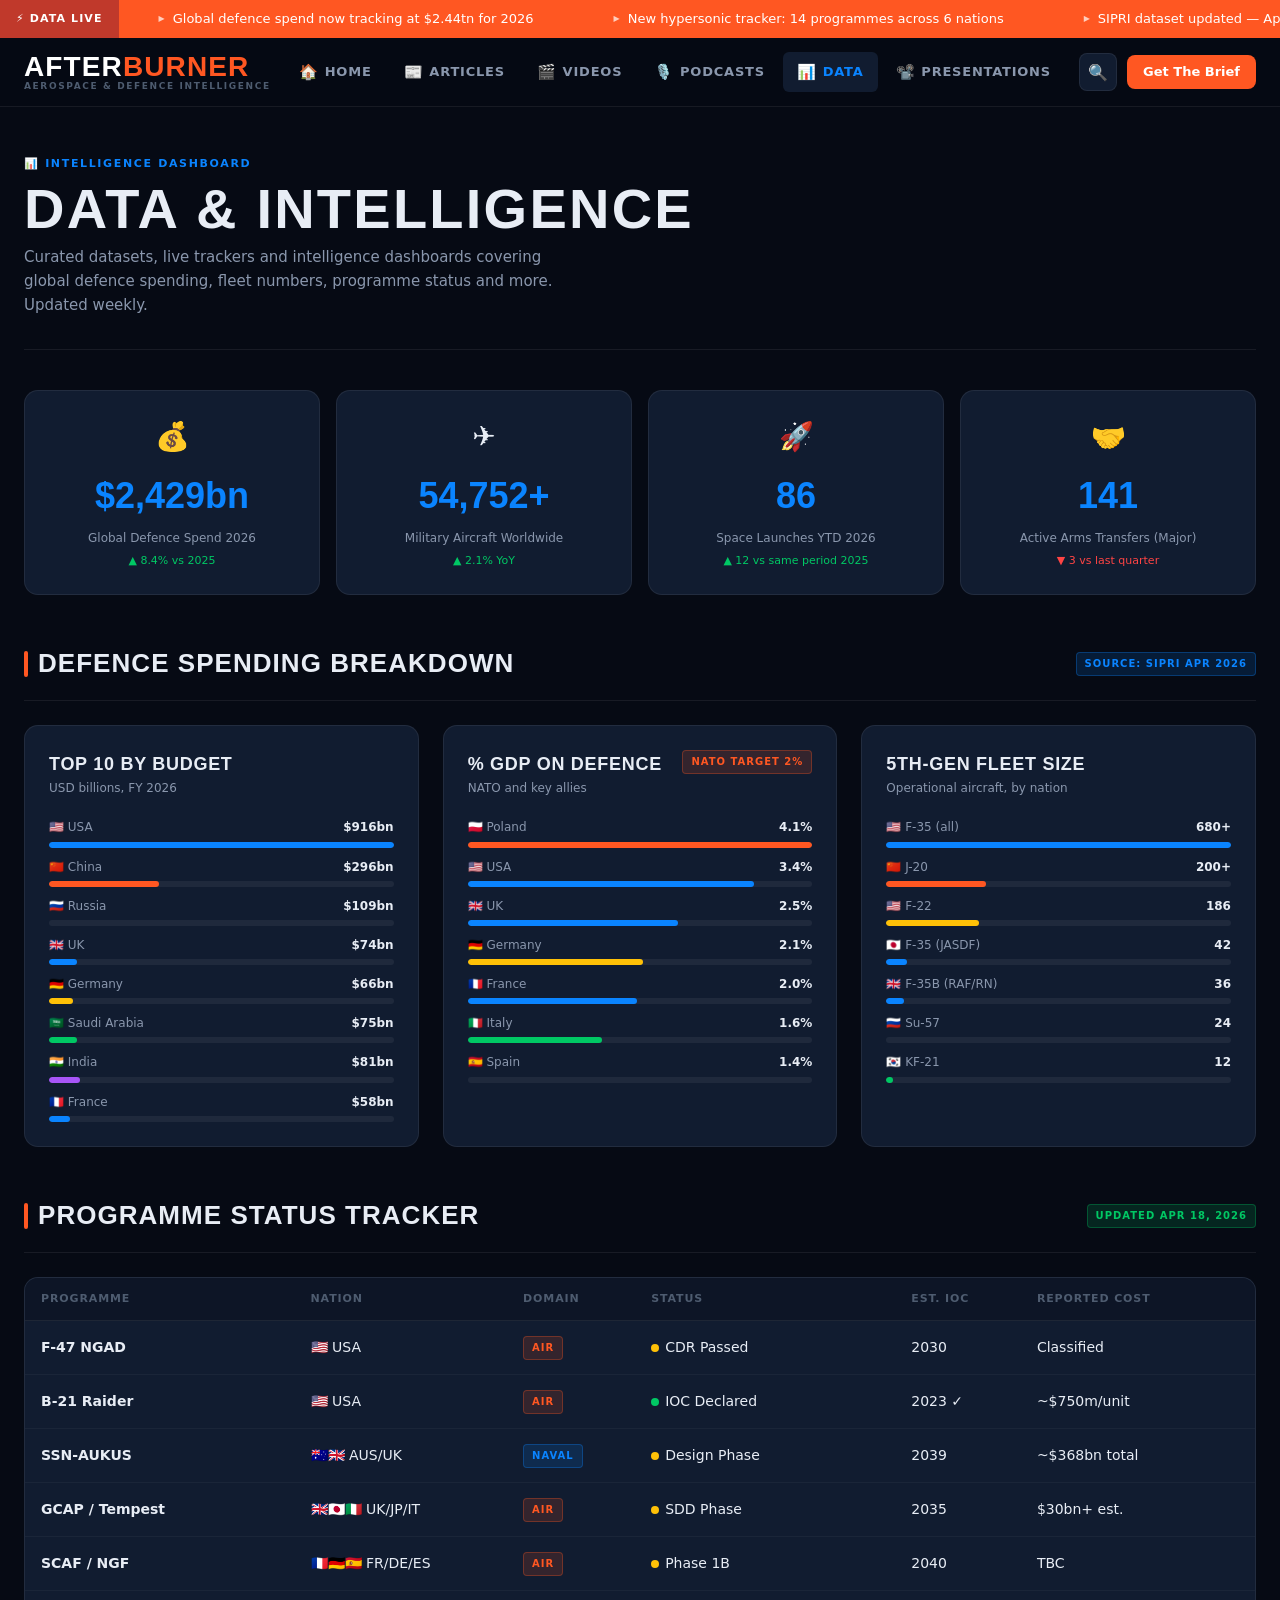
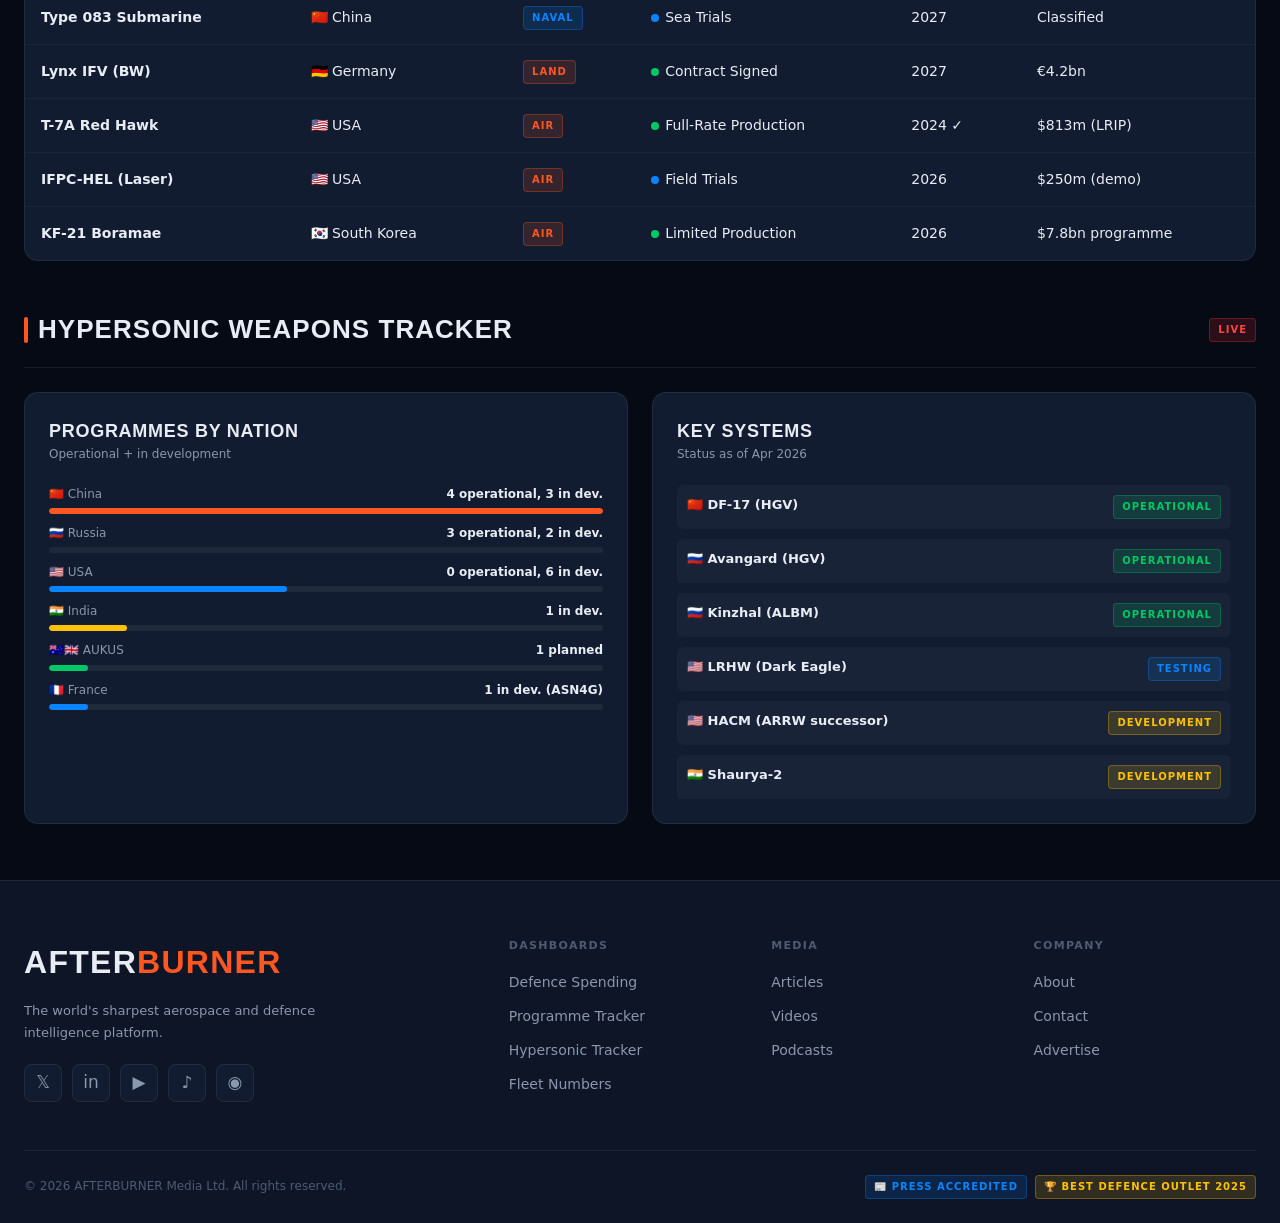
<file: data.html>
<!DOCTYPE html>
<html lang="en">
<head>
  <meta charset="UTF-8" />
  <meta name="viewport" content="width=device-width, initial-scale=1.0" />
  <title>Data & Intelligence — AFTERBURNER</title>
  <meta name="description" content="Aerospace and defence data dashboards, trackers and intelligence from AFTERBURNER." />
  <link rel="icon" href="data:image/svg+xml,<svg xmlns='http://www.w3.org/2000/svg' viewBox='0 0 100 100'><text y='.9em' font-size='90'>🔥</text></svg>" />
  <link rel="stylesheet" href="css/styles.css" />
  <style>
    .data-hero-cards { display:grid; grid-template-columns:repeat(4,1fr); gap:16px; margin-bottom:48px; }
    .kpi-card {
      background:var(--bg-card); border:1px solid var(--border); border-radius:var(--radius-lg);
      padding:24px; text-align:center;
    }
    .kpi-icon  { font-size:28px; margin-bottom:8px; }
    .kpi-val   { font-family:var(--font-display); font-size:36px; font-weight:900; color:var(--accent-blue); display:block; }
    .kpi-label { font-size:12px; color:var(--text-secondary); margin-top:4px; }
    .kpi-delta { font-size:11px; margin-top:4px; }
    .kpi-up    { color:#00c864; }
    .kpi-down  { color:#ff4444; }
    .tracker-table { width:100%; border-collapse:collapse; }
    .tracker-table th {
      font-size:11px; font-weight:700; text-transform:uppercase; letter-spacing:0.08em;
      color:var(--text-muted); padding:12px 16px; text-align:left;
      border-bottom:1px solid var(--border); background:var(--bg-secondary);
    }
    .tracker-table td { padding:14px 16px; border-bottom:1px solid rgba(255,255,255,0.04); font-size:14px; }
    .tracker-table tr:hover td { background:var(--bg-card-hover); }
    .tracker-table tr:last-child td { border-bottom:none; }
    .status-dot { display:inline-block; width:8px; height:8px; border-radius:50%; margin-right:6px; }
    .status-op  { background:#00c864; }
    .status-dev { background:var(--accent-gold); }
    .status-test{ background:var(--accent-blue); }
    .status-can { background:#ff4444; }
    @media(max-width:768px){ .data-hero-cards{grid-template-columns:repeat(2,1fr);} }
  </style>
</head>
<body>

<div class="ticker-bar">
  <div class="ticker-label">⚡ DATA LIVE</div>
  <div class="ticker-track">
    <span class="ticker-item">Global defence spend now tracking at $2.44tn for 2026</span>
    <span class="ticker-item">New hypersonic tracker: 14 programmes across 6 nations</span>
    <span class="ticker-item">SIPRI dataset updated — Apr 2026</span>
    <span class="ticker-item">F-35 fleet: 12 new deliveries confirmed this month</span>
    <span class="ticker-item">Space launch tracker: 87 launches YTD</span>
  </div>
</div>

<nav class="navbar">
  <div class="container navbar-inner">
    <a href="index.html" class="logo">
      <div class="logo-text">AFTER<span>BURNER</span></div>
      <div class="logo-tagline">Aerospace &amp; Defence Intelligence</div>
    </a>
    <ul class="nav-links" id="navLinks">
      <li><a href="index.html" class="nav-link"><span class="nav-icon">🏠</span> Home</a></li>
      <li><a href="articles.html" class="nav-link"><span class="nav-icon">📰</span> Articles</a></li>
      <li><a href="videos.html" class="nav-link"><span class="nav-icon">🎬</span> Videos</a></li>
      <li><a href="podcasts.html" class="nav-link"><span class="nav-icon">🎙️</span> Podcasts</a></li>
      <li><a href="data.html" class="nav-link active"><span class="nav-icon">📊</span> Data</a></li>
      <li><a href="presentations.html" class="nav-link"><span class="nav-icon">📽️</span> Presentations</a></li>
    </ul>
    <div class="navbar-actions">
      <button class="search-btn" id="searchBtn">🔍</button>
      <a href="index.html#newsletter" class="btn btn-orange btn-sm">Get The Brief</a>
      <button class="hamburger" id="hamburger"><span></span><span></span><span></span></button>
    </div>
  </div>
</nav>

<div class="search-overlay" id="searchOverlay">
  <div class="search-box">
    <input class="search-input" id="searchInput" type="text" placeholder="Search data..." />
    <button class="search-close" id="searchClose">✕</button>
  </div>
</div>

<main>
  <div class="container">

    <div class="page-hero">
      <div>
        <div class="page-hero-label">📊 Intelligence Dashboard</div>
        <h1 class="page-hero-title">Data & Intelligence</h1>
        <p class="page-hero-sub">Curated datasets, live trackers and intelligence dashboards covering global defence spending, fleet numbers, programme status and more. Updated weekly.</p>
      </div>
    </div>

    <!-- KPI CARDS -->
    <div class="data-hero-cards">
      <div class="kpi-card">
        <div class="kpi-icon">💰</div>
        <span class="kpi-val" data-count="2440" data-prefix="$" data-suffix="bn"></span>
        <div class="kpi-label">Global Defence Spend 2026</div>
        <div class="kpi-delta kpi-up">▲ 8.4% vs 2025</div>
      </div>
      <div class="kpi-card">
        <div class="kpi-icon">✈️</div>
        <span class="kpi-val" data-count="55000" data-suffix="+">—</span>
        <div class="kpi-label">Military Aircraft Worldwide</div>
        <div class="kpi-delta kpi-up">▲ 2.1% YoY</div>
      </div>
      <div class="kpi-card">
        <div class="kpi-icon">🚀</div>
        <span class="kpi-val" data-count="87">—</span>
        <div class="kpi-label">Space Launches YTD 2026</div>
        <div class="kpi-delta kpi-up">▲ 12 vs same period 2025</div>
      </div>
      <div class="kpi-card">
        <div class="kpi-icon">🤝</div>
        <span class="kpi-val" data-count="142">—</span>
        <div class="kpi-label">Active Arms Transfers (Major)</div>
        <div class="kpi-delta kpi-down">▼ 3 vs last quarter</div>
      </div>
    </div>

    <!-- CHARTS ROW -->
    <div class="section-header">
      <h2 class="section-title">Defence Spending Breakdown</h2>
      <span class="badge badge-blue">Source: SIPRI Apr 2026</span>
    </div>

    <div class="grid-3" style="margin-bottom:48px">

      <div class="data-card">
        <div class="data-card-header">
          <div>
            <div class="data-card-title">Top 10 by Budget</div>
            <div class="text-small text-muted">USD billions, FY 2026</div>
          </div>
        </div>
        <div class="chart-bar-list">
          <div class="chart-bar-item"><div class="chart-bar-label"><span>🇺🇸 USA</span><span>$916bn</span></div><div class="chart-bar-track"><div class="chart-bar-fill bar-blue" style="width:100%"></div></div></div>
          <div class="chart-bar-item"><div class="chart-bar-label"><span>🇨🇳 China</span><span>$296bn</span></div><div class="chart-bar-track"><div class="chart-bar-fill bar-orange" style="width:32%"></div></div></div>
          <div class="chart-bar-item"><div class="chart-bar-label"><span>🇷🇺 Russia</span><span>$109bn</span></div><div class="chart-bar-track"><div class="chart-bar-fill bar-red" style="width:12%"></div></div></div>
          <div class="chart-bar-item"><div class="chart-bar-label"><span>🇬🇧 UK</span><span>$74bn</span></div><div class="chart-bar-track"><div class="chart-bar-fill bar-blue" style="width:8%"></div></div></div>
          <div class="chart-bar-item"><div class="chart-bar-label"><span>🇩🇪 Germany</span><span>$66bn</span></div><div class="chart-bar-track"><div class="chart-bar-fill bar-gold" style="width:7%"></div></div></div>
          <div class="chart-bar-item"><div class="chart-bar-label"><span>🇸🇦 Saudi Arabia</span><span>$75bn</span></div><div class="chart-bar-track"><div class="chart-bar-fill bar-green" style="width:8%"></div></div></div>
          <div class="chart-bar-item"><div class="chart-bar-label"><span>🇮🇳 India</span><span>$81bn</span></div><div class="chart-bar-track"><div class="chart-bar-fill bar-purple" style="width:9%"></div></div></div>
          <div class="chart-bar-item"><div class="chart-bar-label"><span>🇫🇷 France</span><span>$58bn</span></div><div class="chart-bar-track"><div class="chart-bar-fill bar-blue" style="width:6%"></div></div></div>
        </div>
      </div>

      <div class="data-card">
        <div class="data-card-header">
          <div>
            <div class="data-card-title">% GDP on Defence</div>
            <div class="text-small text-muted">NATO and key allies</div>
          </div>
          <span class="badge badge-orange">NATO Target 2%</span>
        </div>
        <div class="chart-bar-list">
          <div class="chart-bar-item"><div class="chart-bar-label"><span>🇵🇱 Poland</span><span>4.1%</span></div><div class="chart-bar-track"><div class="chart-bar-fill bar-orange" style="width:100%"></div></div></div>
          <div class="chart-bar-item"><div class="chart-bar-label"><span>🇺🇸 USA</span><span>3.4%</span></div><div class="chart-bar-track"><div class="chart-bar-fill bar-blue" style="width:83%"></div></div></div>
          <div class="chart-bar-item"><div class="chart-bar-label"><span>🇬🇧 UK</span><span>2.5%</span></div><div class="chart-bar-track"><div class="chart-bar-fill bar-blue" style="width:61%"></div></div></div>
          <div class="chart-bar-item"><div class="chart-bar-label"><span>🇩🇪 Germany</span><span>2.1%</span></div><div class="chart-bar-track"><div class="chart-bar-fill bar-gold" style="width:51%"></div></div></div>
          <div class="chart-bar-item"><div class="chart-bar-label"><span>🇫🇷 France</span><span>2.0%</span></div><div class="chart-bar-track"><div class="chart-bar-fill bar-blue" style="width:49%"></div></div></div>
          <div class="chart-bar-item"><div class="chart-bar-label"><span>🇮🇹 Italy</span><span>1.6%</span></div><div class="chart-bar-track"><div class="chart-bar-fill bar-green" style="width:39%"></div></div></div>
          <div class="chart-bar-item"><div class="chart-bar-label"><span>🇪🇸 Spain</span><span>1.4%</span></div><div class="chart-bar-track"><div class="chart-bar-fill bar-red" style="width:34%"></div></div></div>
        </div>
      </div>

      <div class="data-card">
        <div class="data-card-header">
          <div>
            <div class="data-card-title">5th-Gen Fleet Size</div>
            <div class="text-small text-muted">Operational aircraft, by nation</div>
          </div>
        </div>
        <div class="chart-bar-list">
          <div class="chart-bar-item"><div class="chart-bar-label"><span>🇺🇸 F-35 (all)</span><span>680+</span></div><div class="chart-bar-track"><div class="chart-bar-fill bar-blue" style="width:100%"></div></div></div>
          <div class="chart-bar-item"><div class="chart-bar-label"><span>🇨🇳 J-20</span><span>200+</span></div><div class="chart-bar-track"><div class="chart-bar-fill bar-orange" style="width:29%"></div></div></div>
          <div class="chart-bar-item"><div class="chart-bar-label"><span>🇺🇸 F-22</span><span>186</span></div><div class="chart-bar-track"><div class="chart-bar-fill bar-gold" style="width:27%"></div></div></div>
          <div class="chart-bar-item"><div class="chart-bar-label"><span>🇯🇵 F-35 (JASDF)</span><span>42</span></div><div class="chart-bar-track"><div class="chart-bar-fill bar-blue" style="width:6%"></div></div></div>
          <div class="chart-bar-item"><div class="chart-bar-label"><span>🇬🇧 F-35B (RAF/RN)</span><span>36</span></div><div class="chart-bar-track"><div class="chart-bar-fill bar-blue" style="width:5%"></div></div></div>
          <div class="chart-bar-item"><div class="chart-bar-label"><span>🇷🇺 Su-57</span><span>24</span></div><div class="chart-bar-track"><div class="chart-bar-fill bar-red" style="width:4%"></div></div></div>
          <div class="chart-bar-item"><div class="chart-bar-label"><span>🇰🇷 KF-21</span><span>12</span></div><div class="chart-bar-track"><div class="chart-bar-fill bar-green" style="width:2%"></div></div></div>
        </div>
      </div>

    </div>

    <!-- PROGRAMME TRACKER -->
    <div class="section-header">
      <h2 class="section-title">Programme Status Tracker</h2>
      <span class="badge badge-green">Updated Apr 18, 2026</span>
    </div>

    <div style="background:var(--bg-card);border:1px solid var(--border);border-radius:var(--radius-lg);overflow:hidden;margin-bottom:48px">
      <table class="tracker-table">
        <thead>
          <tr>
            <th>Programme</th>
            <th>Nation</th>
            <th>Domain</th>
            <th>Status</th>
            <th>Est. IOC</th>
            <th>Reported Cost</th>
          </tr>
        </thead>
        <tbody>
          <tr>
            <td><strong>F-47 NGAD</strong></td>
            <td>🇺🇸 USA</td>
            <td><span class="badge badge-orange">Air</span></td>
            <td><span class="status-dot status-dev"></span>CDR Passed</td>
            <td>2030</td>
            <td>Classified</td>
          </tr>
          <tr>
            <td><strong>B-21 Raider</strong></td>
            <td>🇺🇸 USA</td>
            <td><span class="badge badge-orange">Air</span></td>
            <td><span class="status-dot status-op"></span>IOC Declared</td>
            <td>2023 ✓</td>
            <td>~$750m/unit</td>
          </tr>
          <tr>
            <td><strong>SSN-AUKUS</strong></td>
            <td>🇦🇺🇬🇧 AUS/UK</td>
            <td><span class="badge badge-blue">Naval</span></td>
            <td><span class="status-dot status-dev"></span>Design Phase</td>
            <td>2039</td>
            <td>~$368bn total</td>
          </tr>
          <tr>
            <td><strong>GCAP / Tempest</strong></td>
            <td>🇬🇧🇯🇵🇮🇹 UK/JP/IT</td>
            <td><span class="badge badge-orange">Air</span></td>
            <td><span class="status-dot status-dev"></span>SDD Phase</td>
            <td>2035</td>
            <td>$30bn+ est.</td>
          </tr>
          <tr>
            <td><strong>SCAF / NGF</strong></td>
            <td>🇫🇷🇩🇪🇪🇸 FR/DE/ES</td>
            <td><span class="badge badge-orange">Air</span></td>
            <td><span class="status-dot status-dev"></span>Phase 1B</td>
            <td>2040</td>
            <td>TBC</td>
          </tr>
          <tr>
            <td><strong>Type 083 Submarine</strong></td>
            <td>🇨🇳 China</td>
            <td><span class="badge badge-blue">Naval</span></td>
            <td><span class="status-dot status-test"></span>Sea Trials</td>
            <td>2027</td>
            <td>Classified</td>
          </tr>
          <tr>
            <td><strong>Lynx IFV (BW)</strong></td>
            <td>🇩🇪 Germany</td>
            <td><span class="badge badge-orange">Land</span></td>
            <td><span class="status-dot status-op"></span>Contract Signed</td>
            <td>2027</td>
            <td>€4.2bn</td>
          </tr>
          <tr>
            <td><strong>T-7A Red Hawk</strong></td>
            <td>🇺🇸 USA</td>
            <td><span class="badge badge-orange">Air</span></td>
            <td><span class="status-dot status-op"></span>Full-Rate Production</td>
            <td>2024 ✓</td>
            <td>$813m (LRIP)</td>
          </tr>
          <tr>
            <td><strong>IFPC-HEL (Laser)</strong></td>
            <td>🇺🇸 USA</td>
            <td><span class="badge badge-orange">Air</span></td>
            <td><span class="status-dot status-test"></span>Field Trials</td>
            <td>2026</td>
            <td>$250m (demo)</td>
          </tr>
          <tr>
            <td><strong>KF-21 Boramae</strong></td>
            <td>🇰🇷 South Korea</td>
            <td><span class="badge badge-orange">Air</span></td>
            <td><span class="status-dot status-op"></span>Limited Production</td>
            <td>2026</td>
            <td>$7.8bn programme</td>
          </tr>
        </tbody>
      </table>
    </div>

    <!-- HYPERSONIC TRACKER -->
    <div class="section-header">
      <h2 class="section-title">Hypersonic Weapons Tracker</h2>
      <span class="badge badge-red">Live</span>
    </div>

    <div class="grid-2" style="margin-bottom:56px">
      <div class="data-card">
        <div class="data-card-header">
          <div><div class="data-card-title">Programmes by Nation</div><div class="text-small text-muted">Operational + in development</div></div>
        </div>
        <div class="chart-bar-list">
          <div class="chart-bar-item"><div class="chart-bar-label"><span>🇨🇳 China</span><span>4 operational, 3 in dev.</span></div><div class="chart-bar-track"><div class="chart-bar-fill bar-orange" style="width:100%"></div></div></div>
          <div class="chart-bar-item"><div class="chart-bar-label"><span>🇷🇺 Russia</span><span>3 operational, 2 in dev.</span></div><div class="chart-bar-track"><div class="chart-bar-fill bar-red" style="width:71%"></div></div></div>
          <div class="chart-bar-item"><div class="chart-bar-label"><span>🇺🇸 USA</span><span>0 operational, 6 in dev.</span></div><div class="chart-bar-track"><div class="chart-bar-fill bar-blue" style="width:43%"></div></div></div>
          <div class="chart-bar-item"><div class="chart-bar-label"><span>🇮🇳 India</span><span>1 in dev.</span></div><div class="chart-bar-track"><div class="chart-bar-fill bar-gold" style="width:14%"></div></div></div>
          <div class="chart-bar-item"><div class="chart-bar-label"><span>🇦🇺🇬🇧 AUKUS</span><span>1 planned</span></div><div class="chart-bar-track"><div class="chart-bar-fill bar-green" style="width:7%"></div></div></div>
          <div class="chart-bar-item"><div class="chart-bar-label"><span>🇫🇷 France</span><span>1 in dev. (ASN4G)</span></div><div class="chart-bar-track"><div class="chart-bar-fill bar-blue" style="width:7%"></div></div></div>
        </div>
      </div>

      <div class="data-card">
        <div class="data-card-header">
          <div><div class="data-card-title">Key Systems</div><div class="text-small text-muted">Status as of Apr 2026</div></div>
        </div>
        <div style="display:flex;flex-direction:column;gap:10px">
          <div style="display:flex;justify-content:space-between;padding:10px;background:rgba(255,255,255,0.03);border-radius:6px;font-size:13px">
            <span><strong>🇨🇳 DF-17 (HGV)</strong></span><span class="badge badge-green">Operational</span>
          </div>
          <div style="display:flex;justify-content:space-between;padding:10px;background:rgba(255,255,255,0.03);border-radius:6px;font-size:13px">
            <span><strong>🇷🇺 Avangard (HGV)</strong></span><span class="badge badge-green">Operational</span>
          </div>
          <div style="display:flex;justify-content:space-between;padding:10px;background:rgba(255,255,255,0.03);border-radius:6px;font-size:13px">
            <span><strong>🇷🇺 Kinzhal (ALBM)</strong></span><span class="badge badge-green">Operational</span>
          </div>
          <div style="display:flex;justify-content:space-between;padding:10px;background:rgba(255,255,255,0.03);border-radius:6px;font-size:13px">
            <span><strong>🇺🇸 LRHW (Dark Eagle)</strong></span><span class="badge badge-blue">Testing</span>
          </div>
          <div style="display:flex;justify-content:space-between;padding:10px;background:rgba(255,255,255,0.03);border-radius:6px;font-size:13px">
            <span><strong>🇺🇸 HACM (ARRW successor)</strong></span><span class="badge badge-gold">Development</span>
          </div>
          <div style="display:flex;justify-content:space-between;padding:10px;background:rgba(255,255,255,0.03);border-radius:6px;font-size:13px">
            <span><strong>🇮🇳 Shaurya-2</strong></span><span class="badge badge-gold">Development</span>
          </div>
        </div>
      </div>
    </div>

  </div>
</main>

<footer class="footer">
  <div class="container">
    <div class="footer-grid">
      <div class="footer-brand">
        <div class="footer-logo">AFTER<span>BURNER</span></div>
        <p class="footer-desc">The world's sharpest aerospace and defence intelligence platform.</p>
        <div class="social-links"><a href="#" class="social-btn">𝕏</a><a href="#" class="social-btn">in</a><a href="#" class="social-btn">▶</a><a href="#" class="social-btn">♪</a><a href="#" class="social-btn">◉</a></div>
      </div>
      <div><div class="footer-col-title">Dashboards</div><ul class="footer-links"><li><a href="data.html" class="footer-link">Defence Spending</a></li><li><a href="data.html" class="footer-link">Programme Tracker</a></li><li><a href="data.html" class="footer-link">Hypersonic Tracker</a></li><li><a href="data.html" class="footer-link">Fleet Numbers</a></li></ul></div>
      <div><div class="footer-col-title">Media</div><ul class="footer-links"><li><a href="articles.html" class="footer-link">Articles</a></li><li><a href="videos.html" class="footer-link">Videos</a></li><li><a href="podcasts.html" class="footer-link">Podcasts</a></li></ul></div>
      <div><div class="footer-col-title">Company</div><ul class="footer-links"><li><a href="#" class="footer-link">About</a></li><li><a href="#" class="footer-link">Contact</a></li><li><a href="#" class="footer-link">Advertise</a></li></ul></div>
    </div>
    <div class="footer-bottom">
      <div>© 2026 AFTERBURNER Media Ltd. All rights reserved.</div>
      <div class="footer-badges"><span class="badge badge-blue">📰 Press Accredited</span><span class="badge badge-gold">🏆 Best Defence Outlet 2025</span></div>
    </div>
  </div>
</footer>

<button class="back-to-top" id="backToTop">↑</button>
<div class="toast" id="toast"></div>
<script src="js/main.js"></script>
</body>
</html>
</file>
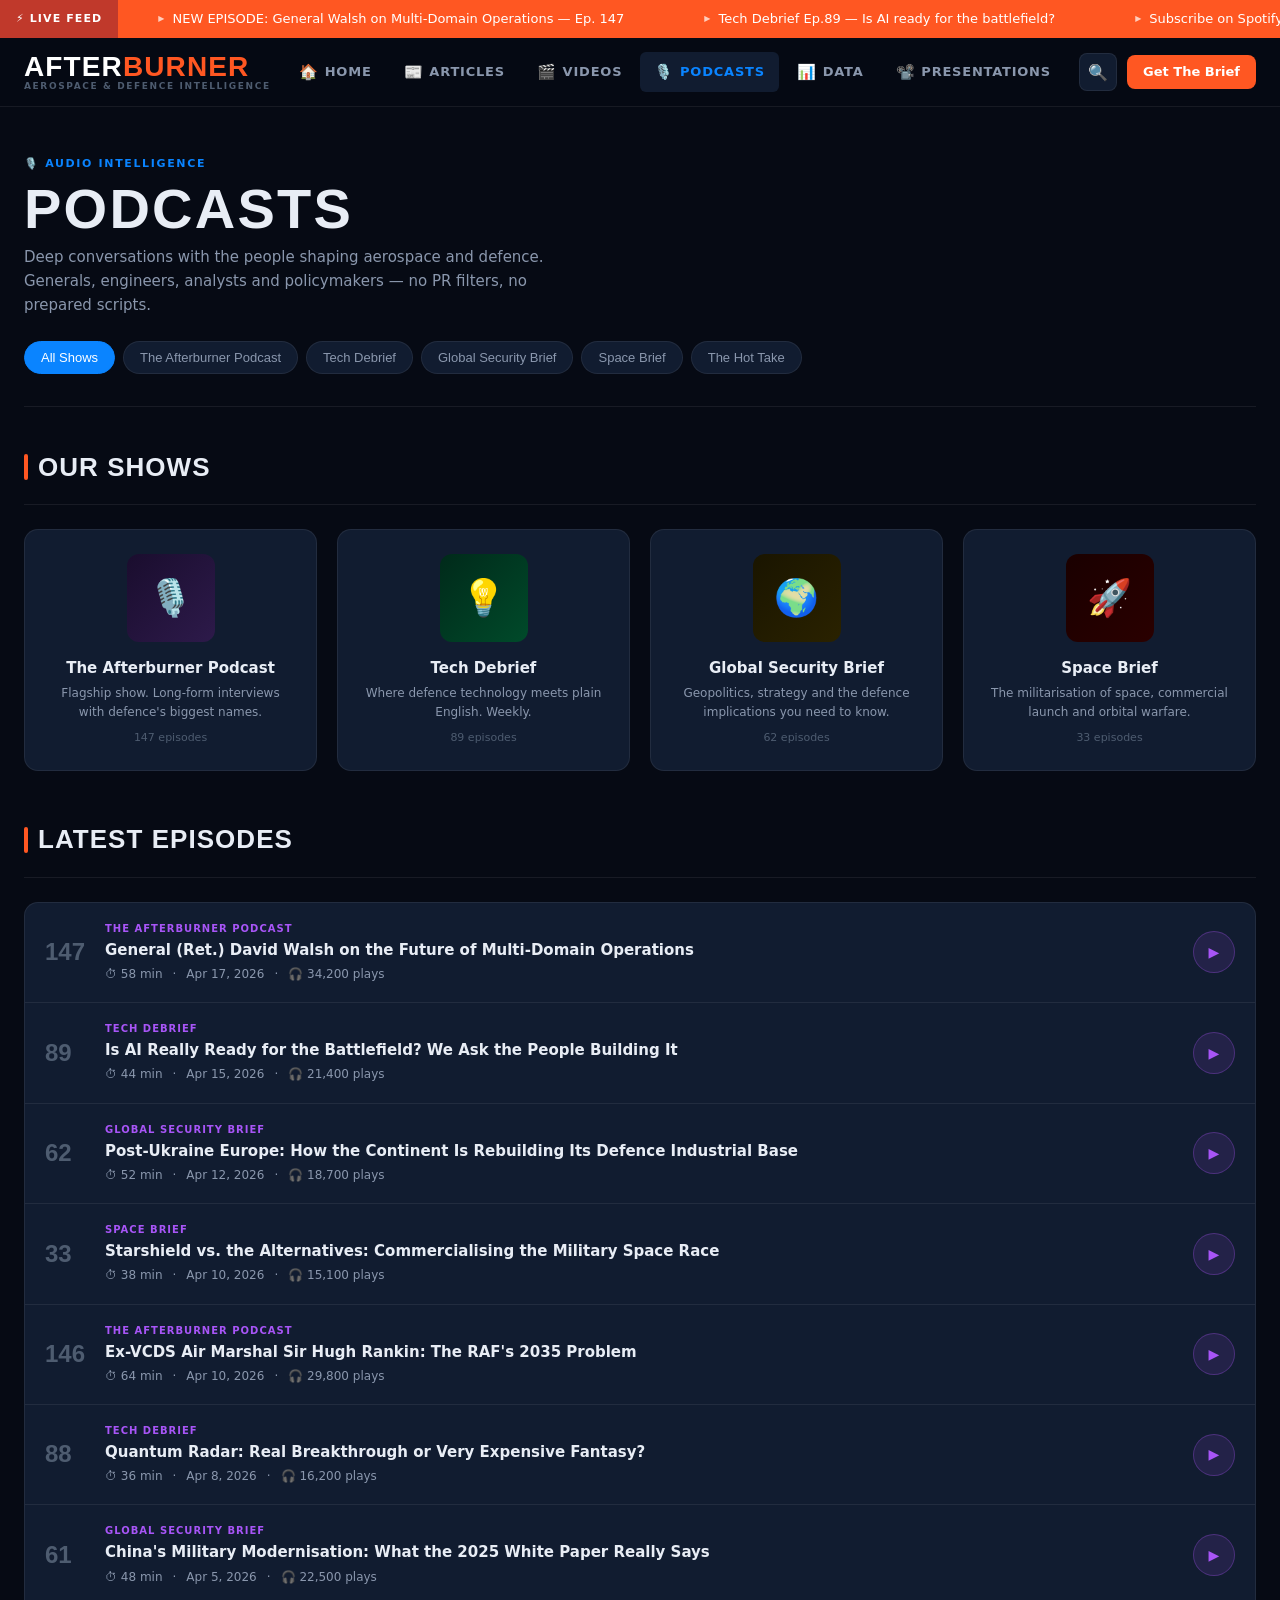
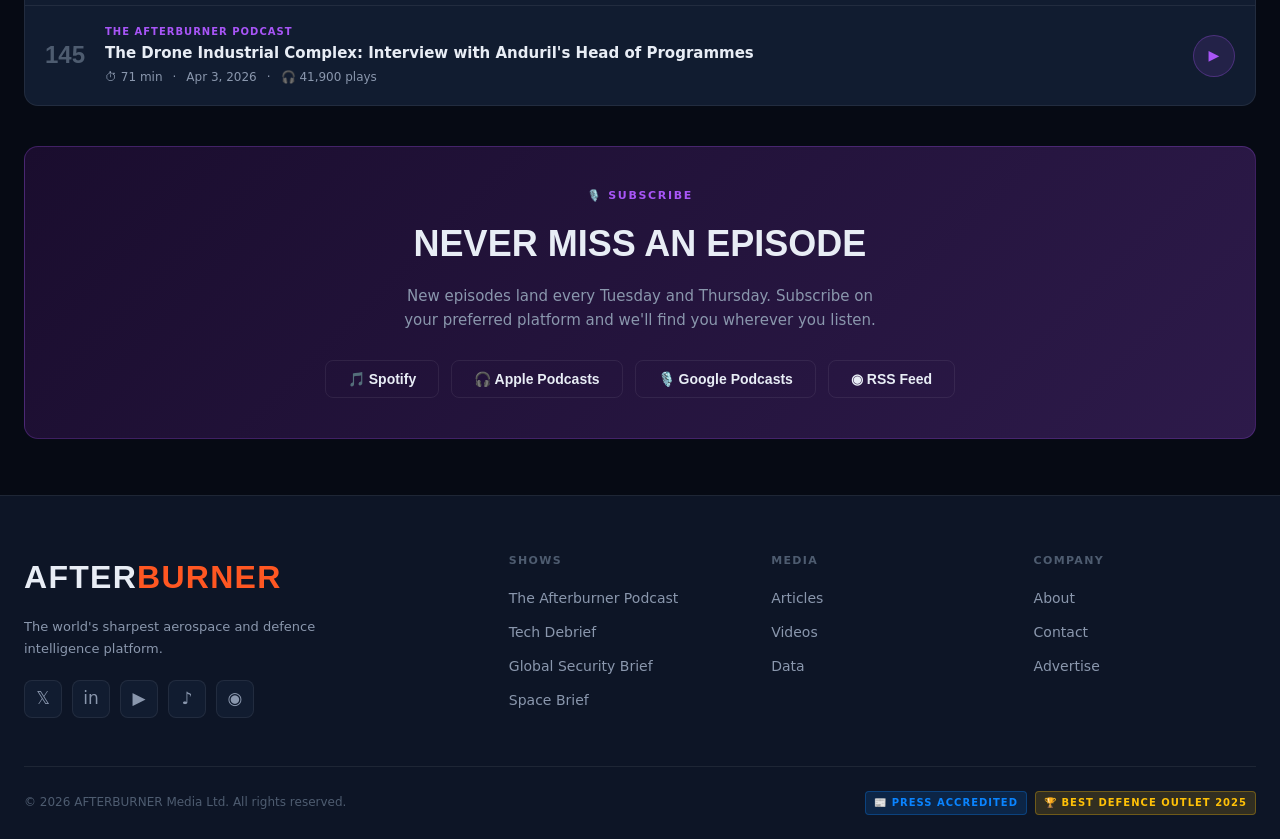
<file: podcasts.html>
<!DOCTYPE html>
<html lang="en">
<head>
  <meta charset="UTF-8" />
  <meta name="viewport" content="width=device-width, initial-scale=1.0" />
  <title>Podcasts — AFTERBURNER</title>
  <meta name="description" content="Aerospace and defence podcasts from AFTERBURNER — expert interviews, analysis and briefings." />
  <link rel="icon" href="data:image/svg+xml,<svg xmlns='http://www.w3.org/2000/svg' viewBox='0 0 100 100'><text y='.9em' font-size='90'>🔥</text></svg>" />
  <link rel="stylesheet" href="css/styles.css" />
  <style>
    .shows-grid { display: grid; grid-template-columns: repeat(4, 1fr); gap: 20px; margin-bottom: 48px; }
    .show-card {
      background: var(--bg-card); border: 1px solid var(--border); border-radius: var(--radius-lg);
      padding: 24px; text-align: center; cursor: pointer; transition: all 0.2s;
    }
    .show-card:hover { transform: translateY(-3px); border-color: rgba(168,85,247,0.4); }
    .show-art { width: 88px; height: 88px; border-radius: 12px; margin: 0 auto 14px; display:flex;align-items:center;justify-content:center;font-size:36px; }
    .show-name { font-size: 15px; font-weight: 700; margin-bottom: 4px; }
    .show-desc { font-size: 12px; color: var(--text-secondary); }
    .show-eps  { font-size: 11px; color: var(--text-muted); margin-top: 6px; }
    .ep-list { display: flex; flex-direction: column; gap: 0; background: var(--bg-card); border: 1px solid var(--border); border-radius: var(--radius-lg); overflow: hidden; }
    .ep-item {
      display: flex; gap: 16px; align-items: center; padding: 18px 20px;
      border-bottom: 1px solid var(--border); cursor: pointer; transition: background 0.2s;
    }
    .ep-item:last-child { border-bottom: none; }
    .ep-item:hover { background: var(--bg-card-hover); }
    .ep-num { font-family: var(--font-display); font-size: 24px; font-weight: 800; color: var(--text-muted); min-width: 44px; }
    .ep-info { flex: 1; }
    .ep-show { font-size: 10px; font-weight: 700; text-transform: uppercase; letter-spacing: 0.1em; color: #a855f7; margin-bottom: 3px; }
    .ep-title { font-size: 15px; font-weight: 700; line-height: 1.35; margin-bottom: 5px; }
    .ep-meta  { font-size: 12px; color: var(--text-secondary); display: flex; gap: 10px; align-items: center; }
    .ep-play  {
      width: 42px; height: 42px; background: rgba(168,85,247,0.12); border: 1px solid rgba(168,85,247,0.3);
      border-radius: 50%; display: flex; align-items: center; justify-content: center;
      font-size: 14px; color: #a855f7; flex-shrink: 0; transition: all 0.2s;
    }
    .ep-item:hover .ep-play { background: #a855f7; color: #fff; }
    @media(max-width:768px){ .shows-grid{grid-template-columns:repeat(2,1fr);} }
  </style>
</head>
<body>

<div class="ticker-bar">
  <div class="ticker-label">⚡ LIVE FEED</div>
  <div class="ticker-track">
    <span class="ticker-item">NEW EPISODE: General Walsh on Multi-Domain Operations — Ep. 147</span>
    <span class="ticker-item">Tech Debrief Ep.89 — Is AI ready for the battlefield?</span>
    <span class="ticker-item">Subscribe on Spotify, Apple Podcasts and everywhere you listen</span>
    <span class="ticker-item">Space Brief Ep.33 — Starshield vs the alternatives</span>
  </div>
</div>

<nav class="navbar">
  <div class="container navbar-inner">
    <a href="index.html" class="logo">
      <div class="logo-text">AFTER<span>BURNER</span></div>
      <div class="logo-tagline">Aerospace &amp; Defence Intelligence</div>
    </a>
    <ul class="nav-links" id="navLinks">
      <li><a href="index.html" class="nav-link"><span class="nav-icon">🏠</span> Home</a></li>
      <li><a href="articles.html" class="nav-link"><span class="nav-icon">📰</span> Articles</a></li>
      <li><a href="videos.html" class="nav-link"><span class="nav-icon">🎬</span> Videos</a></li>
      <li><a href="podcasts.html" class="nav-link active"><span class="nav-icon">🎙️</span> Podcasts</a></li>
      <li><a href="data.html" class="nav-link"><span class="nav-icon">📊</span> Data</a></li>
      <li><a href="presentations.html" class="nav-link"><span class="nav-icon">📽️</span> Presentations</a></li>
    </ul>
    <div class="navbar-actions">
      <button class="search-btn" id="searchBtn">🔍</button>
      <a href="index.html#newsletter" class="btn btn-orange btn-sm">Get The Brief</a>
      <button class="hamburger" id="hamburger"><span></span><span></span><span></span></button>
    </div>
  </div>
</nav>

<div class="search-overlay" id="searchOverlay">
  <div class="search-box">
    <input class="search-input" id="searchInput" type="text" placeholder="Search podcasts..." />
    <button class="search-close" id="searchClose">✕</button>
  </div>
</div>

<main>
  <div class="container">

    <div class="page-hero">
      <div>
        <div class="page-hero-label">🎙️ Audio Intelligence</div>
        <h1 class="page-hero-title">Podcasts</h1>
        <p class="page-hero-sub">Deep conversations with the people shaping aerospace and defence. Generals, engineers, analysts and policymakers — no PR filters, no prepared scripts.</p>
      </div>
      <div class="filter-bar mt-24">
        <button class="filter-btn active">All Shows</button>
        <button class="filter-btn">The Afterburner Podcast</button>
        <button class="filter-btn">Tech Debrief</button>
        <button class="filter-btn">Global Security Brief</button>
        <button class="filter-btn">Space Brief</button>
        <button class="filter-btn">The Hot Take</button>
      </div>
    </div>

    <!-- SHOWS -->
    <div class="section-header">
      <h2 class="section-title">Our Shows</h2>
    </div>
    <div class="shows-grid">

      <div class="show-card" onclick="showToast('🎙️ The Afterburner Podcast — 147 episodes')">
        <div class="show-art" style="background:linear-gradient(135deg,#1a0d2e,#2d1a4a);">🎙️</div>
        <div class="show-name">The Afterburner Podcast</div>
        <div class="show-desc">Flagship show. Long-form interviews with defence's biggest names.</div>
        <div class="show-eps">147 episodes</div>
      </div>

      <div class="show-card" onclick="showToast('💡 Tech Debrief — 89 episodes')">
        <div class="show-art" style="background:linear-gradient(135deg,#002a1a,#004a2a);">💡</div>
        <div class="show-name">Tech Debrief</div>
        <div class="show-desc">Where defence technology meets plain English. Weekly.</div>
        <div class="show-eps">89 episodes</div>
      </div>

      <div class="show-card" onclick="showToast('🌍 Global Security Brief — 62 episodes')">
        <div class="show-art" style="background:linear-gradient(135deg,#1a1500,#2a2200);">🌍</div>
        <div class="show-name">Global Security Brief</div>
        <div class="show-desc">Geopolitics, strategy and the defence implications you need to know.</div>
        <div class="show-eps">62 episodes</div>
      </div>

      <div class="show-card" onclick="showToast('🚀 Space Brief — 33 episodes')">
        <div class="show-art" style="background:linear-gradient(135deg,#1a0000,#2a0000);">🚀</div>
        <div class="show-name">Space Brief</div>
        <div class="show-desc">The militarisation of space, commercial launch and orbital warfare.</div>
        <div class="show-eps">33 episodes</div>
      </div>

    </div>

    <!-- EPISODE LIST -->
    <div class="section-header">
      <h2 class="section-title">Latest Episodes</h2>
    </div>
    <div class="ep-list" style="margin-bottom:40px">

      <div class="ep-item">
        <div class="ep-num">147</div>
        <div class="ep-info">
          <div class="ep-show">The Afterburner Podcast</div>
          <div class="ep-title">General (Ret.) David Walsh on the Future of Multi-Domain Operations</div>
          <div class="ep-meta">
            <span>⏱ 58 min</span><span>·</span>
            <span>Apr 17, 2026</span><span>·</span>
            <span>🎧 34,200 plays</span>
          </div>
        </div>
        <div class="ep-play" onclick="showToast('▶ Playing Episode 147...')">▶</div>
      </div>

      <div class="ep-item">
        <div class="ep-num">89</div>
        <div class="ep-info">
          <div class="ep-show">Tech Debrief</div>
          <div class="ep-title">Is AI Really Ready for the Battlefield? We Ask the People Building It</div>
          <div class="ep-meta">
            <span>⏱ 44 min</span><span>·</span>
            <span>Apr 15, 2026</span><span>·</span>
            <span>🎧 21,400 plays</span>
          </div>
        </div>
        <div class="ep-play" onclick="showToast('▶ Playing Tech Debrief Ep.89...')">▶</div>
      </div>

      <div class="ep-item">
        <div class="ep-num">62</div>
        <div class="ep-info">
          <div class="ep-show">Global Security Brief</div>
          <div class="ep-title">Post-Ukraine Europe: How the Continent Is Rebuilding Its Defence Industrial Base</div>
          <div class="ep-meta">
            <span>⏱ 52 min</span><span>·</span>
            <span>Apr 12, 2026</span><span>·</span>
            <span>🎧 18,700 plays</span>
          </div>
        </div>
        <div class="ep-play" onclick="showToast('▶ Playing GSB Ep.62...')">▶</div>
      </div>

      <div class="ep-item">
        <div class="ep-num">33</div>
        <div class="ep-info">
          <div class="ep-show">Space Brief</div>
          <div class="ep-title">Starshield vs. the Alternatives: Commercialising the Military Space Race</div>
          <div class="ep-meta">
            <span>⏱ 38 min</span><span>·</span>
            <span>Apr 10, 2026</span><span>·</span>
            <span>🎧 15,100 plays</span>
          </div>
        </div>
        <div class="ep-play" onclick="showToast('▶ Playing Space Brief Ep.33...')">▶</div>
      </div>

      <div class="ep-item">
        <div class="ep-num">146</div>
        <div class="ep-info">
          <div class="ep-show">The Afterburner Podcast</div>
          <div class="ep-title">Ex-VCDS Air Marshal Sir Hugh Rankin: The RAF's 2035 Problem</div>
          <div class="ep-meta">
            <span>⏱ 64 min</span><span>·</span>
            <span>Apr 10, 2026</span><span>·</span>
            <span>🎧 29,800 plays</span>
          </div>
        </div>
        <div class="ep-play" onclick="showToast('▶ Playing Episode 146...')">▶</div>
      </div>

      <div class="ep-item">
        <div class="ep-num">88</div>
        <div class="ep-info">
          <div class="ep-show">Tech Debrief</div>
          <div class="ep-title">Quantum Radar: Real Breakthrough or Very Expensive Fantasy?</div>
          <div class="ep-meta">
            <span>⏱ 36 min</span><span>·</span>
            <span>Apr 8, 2026</span><span>·</span>
            <span>🎧 16,200 plays</span>
          </div>
        </div>
        <div class="ep-play" onclick="showToast('▶ Playing Tech Debrief Ep.88...')">▶</div>
      </div>

      <div class="ep-item">
        <div class="ep-num">61</div>
        <div class="ep-info">
          <div class="ep-show">Global Security Brief</div>
          <div class="ep-title">China's Military Modernisation: What the 2025 White Paper Really Says</div>
          <div class="ep-meta">
            <span>⏱ 48 min</span><span>·</span>
            <span>Apr 5, 2026</span><span>·</span>
            <span>🎧 22,500 plays</span>
          </div>
        </div>
        <div class="ep-play" onclick="showToast('▶ Playing GSB Ep.61...')">▶</div>
      </div>

      <div class="ep-item">
        <div class="ep-num">145</div>
        <div class="ep-info">
          <div class="ep-show">The Afterburner Podcast</div>
          <div class="ep-title">The Drone Industrial Complex: Interview with Anduril's Head of Programmes</div>
          <div class="ep-meta">
            <span>⏱ 71 min</span><span>·</span>
            <span>Apr 3, 2026</span><span>·</span>
            <span>🎧 41,900 plays</span>
          </div>
        </div>
        <div class="ep-play" onclick="showToast('▶ Playing Episode 145...')">▶</div>
      </div>

    </div>

    <!-- SUBSCRIBE CTA -->
    <div style="background:linear-gradient(135deg,#1a0d2e,#2d1a4a);border:1px solid rgba(168,85,247,0.25);border-radius:var(--radius-lg);padding:40px;text-align:center;margin-bottom:56px">
      <div style="font-size:11px;font-weight:700;text-transform:uppercase;letter-spacing:0.15em;color:#a855f7;margin-bottom:10px">🎙️ Subscribe</div>
      <h2 style="font-family:var(--font-display);font-size:36px;font-weight:900;text-transform:uppercase;margin-bottom:12px">Never Miss an Episode</h2>
      <p style="font-size:15px;color:var(--text-secondary);max-width:480px;margin:0 auto 28px">New episodes land every Tuesday and Thursday. Subscribe on your preferred platform and we'll find you wherever you listen.</p>
      <div style="display:flex;gap:12px;justify-content:center;flex-wrap:wrap">
        <button class="btn btn-ghost" onclick="showToast('Opening Spotify...')">🎵 Spotify</button>
        <button class="btn btn-ghost" onclick="showToast('Opening Apple Podcasts...')">🎧 Apple Podcasts</button>
        <button class="btn btn-ghost" onclick="showToast('Opening Google Podcasts...')">🎙️ Google Podcasts</button>
        <button class="btn btn-ghost" onclick="showToast('📋 RSS feed copied!')">◉ RSS Feed</button>
      </div>
    </div>

  </div>
</main>

<footer class="footer">
  <div class="container">
    <div class="footer-grid">
      <div class="footer-brand">
        <div class="footer-logo">AFTER<span>BURNER</span></div>
        <p class="footer-desc">The world's sharpest aerospace and defence intelligence platform.</p>
        <div class="social-links"><a href="#" class="social-btn">𝕏</a><a href="#" class="social-btn">in</a><a href="#" class="social-btn">▶</a><a href="#" class="social-btn">♪</a><a href="#" class="social-btn">◉</a></div>
      </div>
      <div><div class="footer-col-title">Shows</div><ul class="footer-links"><li><a href="podcasts.html" class="footer-link">The Afterburner Podcast</a></li><li><a href="podcasts.html" class="footer-link">Tech Debrief</a></li><li><a href="podcasts.html" class="footer-link">Global Security Brief</a></li><li><a href="podcasts.html" class="footer-link">Space Brief</a></li></ul></div>
      <div><div class="footer-col-title">Media</div><ul class="footer-links"><li><a href="articles.html" class="footer-link">Articles</a></li><li><a href="videos.html" class="footer-link">Videos</a></li><li><a href="data.html" class="footer-link">Data</a></li></ul></div>
      <div><div class="footer-col-title">Company</div><ul class="footer-links"><li><a href="#" class="footer-link">About</a></li><li><a href="#" class="footer-link">Contact</a></li><li><a href="#" class="footer-link">Advertise</a></li></ul></div>
    </div>
    <div class="footer-bottom">
      <div>© 2026 AFTERBURNER Media Ltd. All rights reserved.</div>
      <div class="footer-badges"><span class="badge badge-blue">📰 Press Accredited</span><span class="badge badge-gold">🏆 Best Defence Outlet 2025</span></div>
    </div>
  </div>
</footer>

<button class="back-to-top" id="backToTop">↑</button>
<div class="toast" id="toast"></div>
<script src="js/main.js"></script>
</body>
</html>
</file>
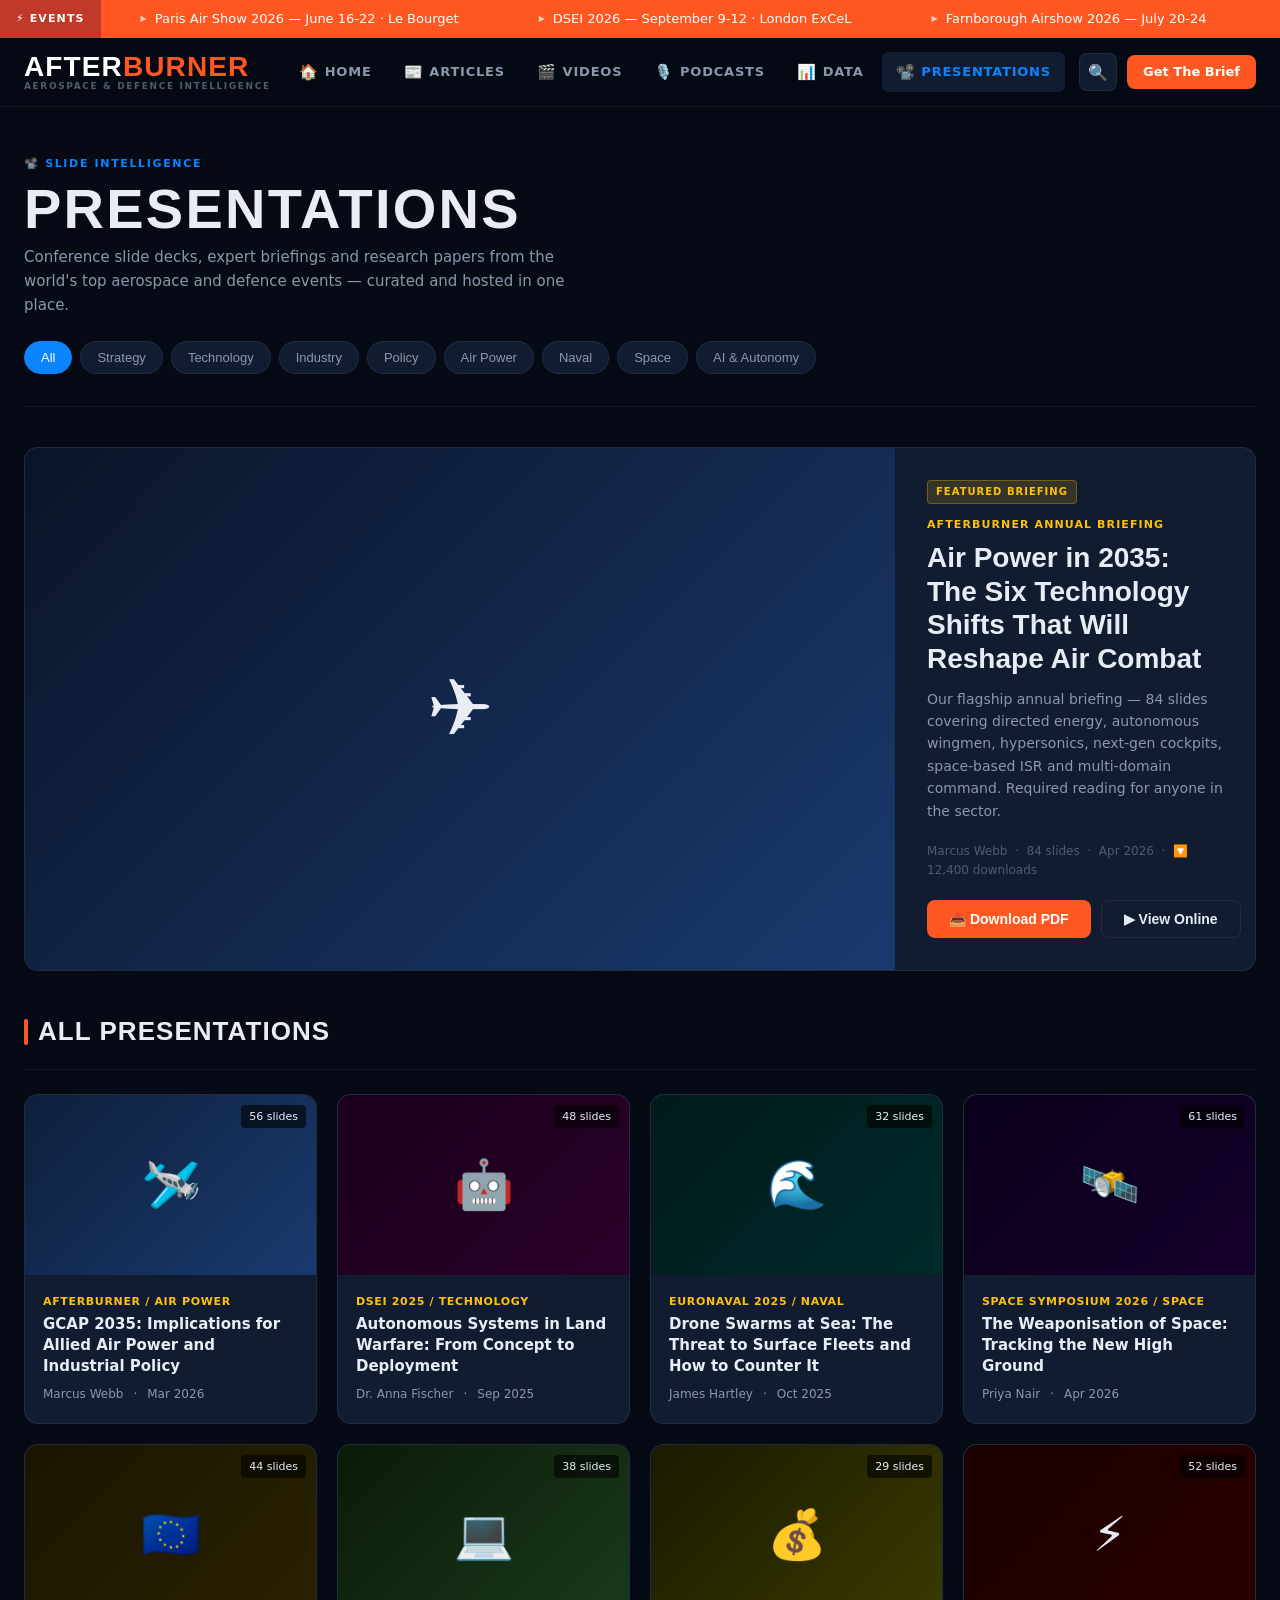
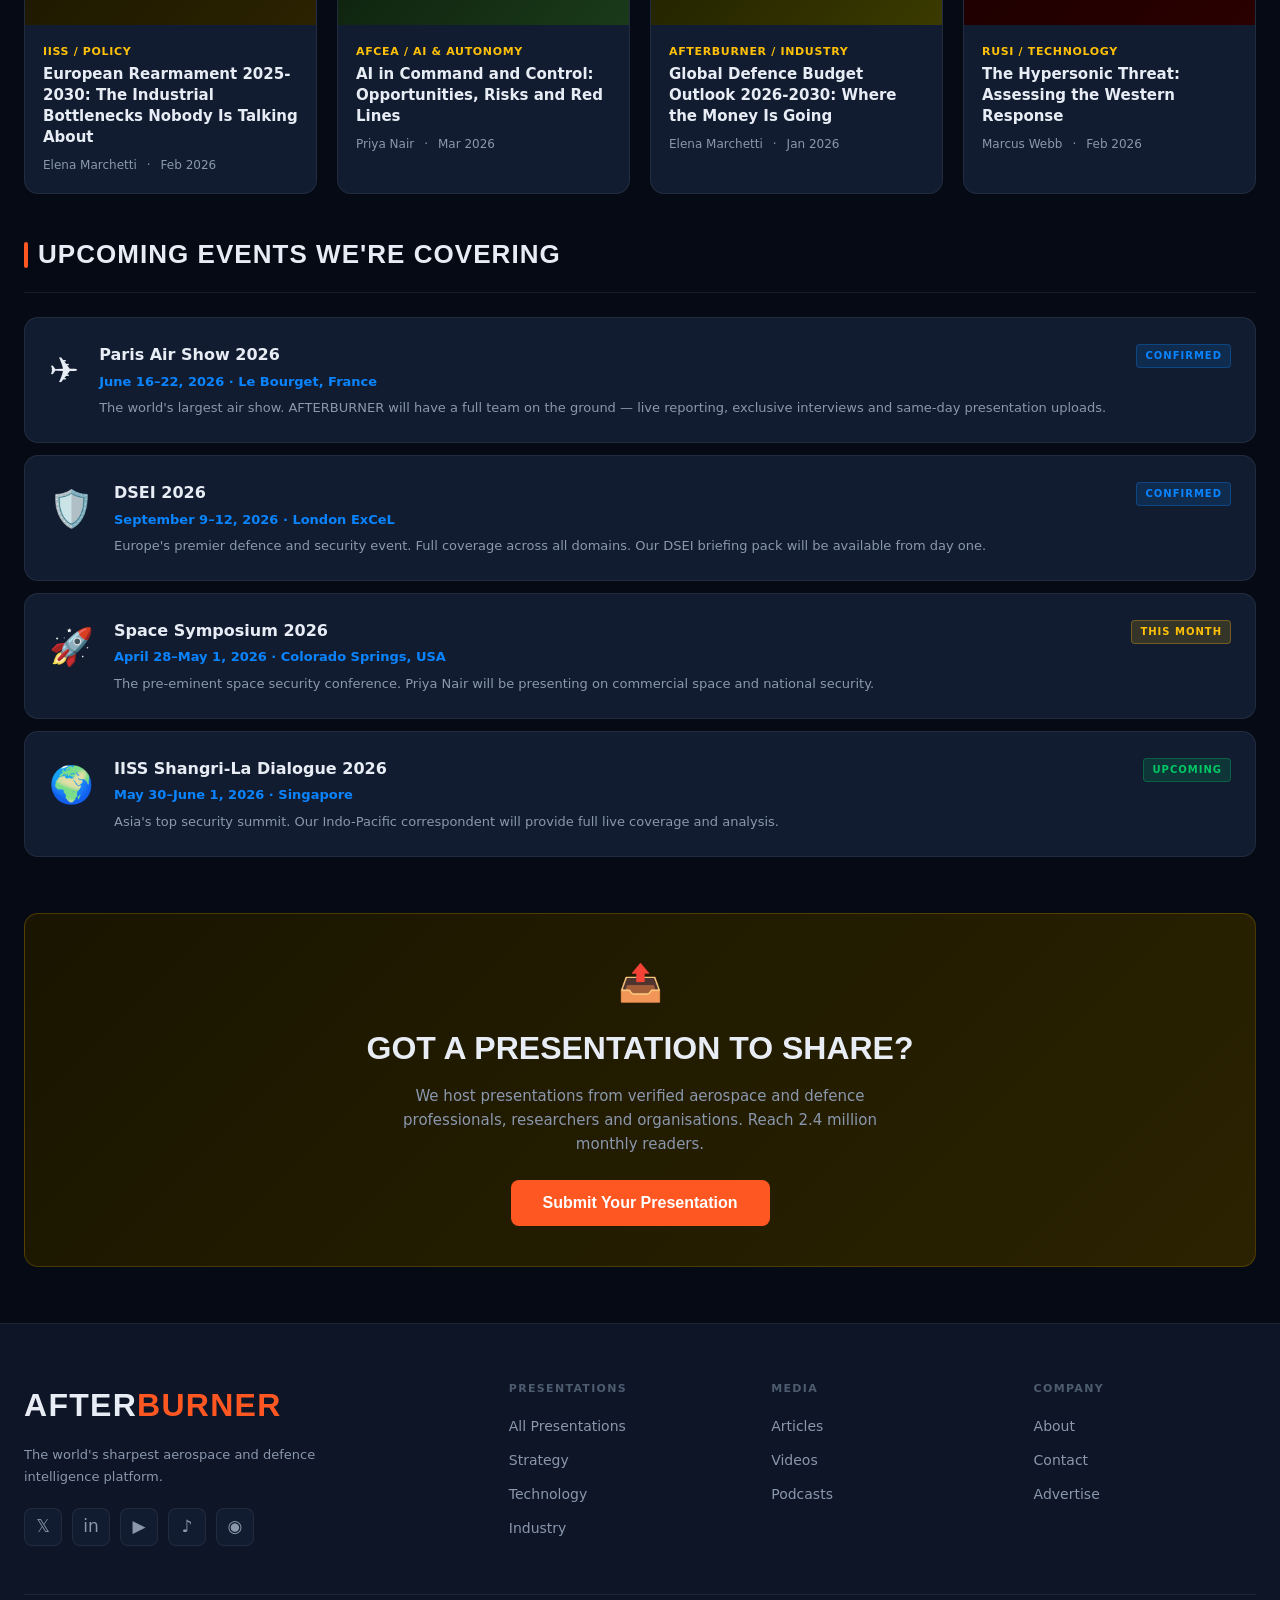
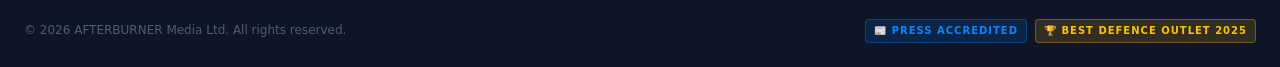
<file: presentations.html>
<!DOCTYPE html>
<html lang="en">
<head>
  <meta charset="UTF-8" />
  <meta name="viewport" content="width=device-width, initial-scale=1.0" />
  <title>Presentations — AFTERBURNER</title>
  <meta name="description" content="Aerospace and defence presentations, slide decks and briefing papers from AFTERBURNER's global expert community." />
  <link rel="icon" href="data:image/svg+xml,<svg xmlns='http://www.w3.org/2000/svg' viewBox='0 0 100 100'><text y='.9em' font-size='90'>🔥</text></svg>" />
  <link rel="stylesheet" href="css/styles.css" />
  <style>
    .conf-card {
      background:var(--bg-card); border:1px solid var(--border); border-radius:var(--radius-lg);
      padding:24px; display:flex; gap:20px; align-items:flex-start;
    }
    .conf-icon { font-size:36px; flex-shrink:0; }
    .conf-info { flex:1; }
    .conf-name { font-size:16px; font-weight:700; margin-bottom:4px; }
    .conf-date { font-size:13px; color:var(--accent-blue); font-weight:600; margin-bottom:6px; }
    .conf-desc { font-size:13px; color:var(--text-secondary); line-height:1.5; }
    .conf-action { flex-shrink:0; }
    .pres-featured {
      background:var(--bg-card); border:1px solid var(--border); border-radius:var(--radius-lg);
      overflow:hidden; display:grid; grid-template-columns:1fr 360px; gap:0; margin-bottom:40px;
    }
    .pres-featured-cover {
      height:100%; min-height:300px; display:flex; align-items:center; justify-content:center; font-size:80px;
    }
    .pres-featured-body { padding:32px; display:flex; flex-direction:column; justify-content:center; }
    @media(max-width:768px){ .pres-featured{grid-template-columns:1fr;} .conf-card{flex-direction:column;} }
  </style>
</head>
<body>

<div class="ticker-bar">
  <div class="ticker-label">⚡ EVENTS</div>
  <div class="ticker-track">
    <span class="ticker-item">Paris Air Show 2026 — June 16-22 · Le Bourget</span>
    <span class="ticker-item">DSEI 2026 — September 9-12 · London ExCeL</span>
    <span class="ticker-item">Farnborough Airshow 2026 — July 20-24</span>
    <span class="ticker-item">Eurosatory 2026 — November, Paris</span>
    <span class="ticker-item">New presentation: GCAP 2035 — Implications for Allied Air Power</span>
  </div>
</div>

<nav class="navbar">
  <div class="container navbar-inner">
    <a href="index.html" class="logo">
      <div class="logo-text">AFTER<span>BURNER</span></div>
      <div class="logo-tagline">Aerospace &amp; Defence Intelligence</div>
    </a>
    <ul class="nav-links" id="navLinks">
      <li><a href="index.html" class="nav-link"><span class="nav-icon">🏠</span> Home</a></li>
      <li><a href="articles.html" class="nav-link"><span class="nav-icon">📰</span> Articles</a></li>
      <li><a href="videos.html" class="nav-link"><span class="nav-icon">🎬</span> Videos</a></li>
      <li><a href="podcasts.html" class="nav-link"><span class="nav-icon">🎙️</span> Podcasts</a></li>
      <li><a href="data.html" class="nav-link"><span class="nav-icon">📊</span> Data</a></li>
      <li><a href="presentations.html" class="nav-link active"><span class="nav-icon">📽️</span> Presentations</a></li>
    </ul>
    <div class="navbar-actions">
      <button class="search-btn" id="searchBtn">🔍</button>
      <a href="index.html#newsletter" class="btn btn-orange btn-sm">Get The Brief</a>
      <button class="hamburger" id="hamburger"><span></span><span></span><span></span></button>
    </div>
  </div>
</nav>

<div class="search-overlay" id="searchOverlay">
  <div class="search-box">
    <input class="search-input" id="searchInput" type="text" placeholder="Search presentations..." />
    <button class="search-close" id="searchClose">✕</button>
  </div>
</div>

<main>
  <div class="container">

    <div class="page-hero">
      <div>
        <div class="page-hero-label">📽️ Slide Intelligence</div>
        <h1 class="page-hero-title">Presentations</h1>
        <p class="page-hero-sub">Conference slide decks, expert briefings and research papers from the world's top aerospace and defence events — curated and hosted in one place.</p>
      </div>
      <div class="filter-bar mt-24">
        <button class="filter-btn active">All</button>
        <button class="filter-btn">Strategy</button>
        <button class="filter-btn">Technology</button>
        <button class="filter-btn">Industry</button>
        <button class="filter-btn">Policy</button>
        <button class="filter-btn">Air Power</button>
        <button class="filter-btn">Naval</button>
        <button class="filter-btn">Space</button>
        <button class="filter-btn">AI & Autonomy</button>
      </div>
    </div>

    <!-- FEATURED PRESENTATION -->
    <div class="pres-featured">
      <div class="pres-featured-cover" style="background:linear-gradient(135deg,#0a1428,#1a3a6e);">✈️</div>
      <div class="pres-featured-body">
        <span class="badge badge-gold" style="width:fit-content;margin-bottom:12px">Featured Briefing</span>
        <div style="font-size:11px;font-weight:700;text-transform:uppercase;letter-spacing:0.1em;color:var(--accent-gold);margin-bottom:8px">AFTERBURNER ANNUAL BRIEFING</div>
        <h2 style="font-family:var(--font-display);font-size:28px;font-weight:800;line-height:1.2;margin-bottom:12px">Air Power in 2035: The Six Technology Shifts That Will Reshape Air Combat</h2>
        <p style="font-size:14px;color:var(--text-secondary);line-height:1.6;margin-bottom:20px">Our flagship annual briefing — 84 slides covering directed energy, autonomous wingmen, hypersonics, next-gen cockpits, space-based ISR and multi-domain command. Required reading for anyone in the sector.</p>
        <div style="font-size:12px;color:var(--text-muted);margin-bottom:20px">Marcus Webb &nbsp;·&nbsp; 84 slides &nbsp;·&nbsp; Apr 2026 &nbsp;·&nbsp; 🔽 12,400 downloads</div>
        <div style="display:flex;gap:10px">
          <button class="btn btn-orange" onclick="showToast('📥 Downloading: Air Power in 2035...')">📥 Download PDF</button>
          <button class="btn btn-ghost" onclick="showToast('▶ Opening presentation viewer...')">▶ View Online</button>
        </div>
      </div>
    </div>

    <!-- PRESENTATIONS GRID -->
    <div class="section-header">
      <h2 class="section-title">All Presentations</h2>
    </div>

    <div class="grid-4" style="margin-bottom:40px">

      <div class="pres-card" onclick="showToast('📥 Opening: GCAP 2035...')">
        <div class="pres-cover" style="background:linear-gradient(135deg,#0d1f3c,#1a3a6e);">🛩️
          <div class="pres-slides-badge">56 slides</div>
        </div>
        <div class="pres-body">
          <div class="pres-org">AFTERBURNER / Air Power</div>
          <div class="pres-title">GCAP 2035: Implications for Allied Air Power and Industrial Policy</div>
          <div class="pres-meta"><span>Marcus Webb</span><span>·</span><span>Mar 2026</span></div>
        </div>
      </div>

      <div class="pres-card" onclick="showToast('📥 Opening: Autonomous Systems...')">
        <div class="pres-cover" style="background:linear-gradient(135deg,#1a001a,#2a002a);">🤖
          <div class="pres-slides-badge">48 slides</div>
        </div>
        <div class="pres-body">
          <div class="pres-org">DSEI 2025 / Technology</div>
          <div class="pres-title">Autonomous Systems in Land Warfare: From Concept to Deployment</div>
          <div class="pres-meta"><span>Dr. Anna Fischer</span><span>·</span><span>Sep 2025</span></div>
        </div>
      </div>

      <div class="pres-card" onclick="showToast('📥 Opening: Naval Drone Swarms...')">
        <div class="pres-cover" style="background:linear-gradient(135deg,#001a1a,#002a2a);">🌊
          <div class="pres-slides-badge">32 slides</div>
        </div>
        <div class="pres-body">
          <div class="pres-org">EURONAVAL 2025 / Naval</div>
          <div class="pres-title">Drone Swarms at Sea: The Threat to Surface Fleets and How to Counter It</div>
          <div class="pres-meta"><span>James Hartley</span><span>·</span><span>Oct 2025</span></div>
        </div>
      </div>

      <div class="pres-card" onclick="showToast('📥 Opening: Space Domain...')">
        <div class="pres-cover" style="background:linear-gradient(135deg,#0a001a,#15002a);">🛰️
          <div class="pres-slides-badge">61 slides</div>
        </div>
        <div class="pres-body">
          <div class="pres-org">Space Symposium 2026 / Space</div>
          <div class="pres-title">The Weaponisation of Space: Tracking the New High Ground</div>
          <div class="pres-meta"><span>Priya Nair</span><span>·</span><span>Apr 2026</span></div>
        </div>
      </div>

      <div class="pres-card" onclick="showToast('📥 Opening: European Rearmament...')">
        <div class="pres-cover" style="background:linear-gradient(135deg,#1a1500,#2a2200);">🇪🇺
          <div class="pres-slides-badge">44 slides</div>
        </div>
        <div class="pres-body">
          <div class="pres-org">IISS / Policy</div>
          <div class="pres-title">European Rearmament 2025-2030: The Industrial Bottlenecks Nobody Is Talking About</div>
          <div class="pres-meta"><span>Elena Marchetti</span><span>·</span><span>Feb 2026</span></div>
        </div>
      </div>

      <div class="pres-card" onclick="showToast('📥 Opening: AI in C2...')">
        <div class="pres-cover" style="background:linear-gradient(135deg,#0a1a0a,#1a3a1a);">💻
          <div class="pres-slides-badge">38 slides</div>
        </div>
        <div class="pres-body">
          <div class="pres-org">AFCEA / AI & Autonomy</div>
          <div class="pres-title">AI in Command and Control: Opportunities, Risks and Red Lines</div>
          <div class="pres-meta"><span>Priya Nair</span><span>·</span><span>Mar 2026</span></div>
        </div>
      </div>

      <div class="pres-card" onclick="showToast('📥 Opening: Defence Budget Analysis...')">
        <div class="pres-cover" style="background:linear-gradient(135deg,#1a1a00,#3a3a00);">💰
          <div class="pres-slides-badge">29 slides</div>
        </div>
        <div class="pres-body">
          <div class="pres-org">AFTERBURNER / Industry</div>
          <div class="pres-title">Global Defence Budget Outlook 2026-2030: Where the Money Is Going</div>
          <div class="pres-meta"><span>Elena Marchetti</span><span>·</span><span>Jan 2026</span></div>
        </div>
      </div>

      <div class="pres-card" onclick="showToast('📥 Opening: Hypersonic Threat...')">
        <div class="pres-cover" style="background:linear-gradient(135deg,#1a0000,#2a0000);">⚡
          <div class="pres-slides-badge">52 slides</div>
        </div>
        <div class="pres-body">
          <div class="pres-org">RUSI / Technology</div>
          <div class="pres-title">The Hypersonic Threat: Assessing the Western Response</div>
          <div class="pres-meta"><span>Marcus Webb</span><span>·</span><span>Feb 2026</span></div>
        </div>
      </div>

    </div>

    <!-- UPCOMING EVENTS -->
    <div class="section-header">
      <h2 class="section-title">Upcoming Events We're Covering</h2>
    </div>

    <div style="display:flex;flex-direction:column;gap:12px;margin-bottom:56px">

      <div class="conf-card">
        <div class="conf-icon">✈️</div>
        <div class="conf-info">
          <div class="conf-name">Paris Air Show 2026</div>
          <div class="conf-date">June 16–22, 2026 · Le Bourget, France</div>
          <div class="conf-desc">The world's largest air show. AFTERBURNER will have a full team on the ground — live reporting, exclusive interviews and same-day presentation uploads.</div>
        </div>
        <div class="conf-action"><span class="badge badge-blue">Confirmed</span></div>
      </div>

      <div class="conf-card">
        <div class="conf-icon">🛡️</div>
        <div class="conf-info">
          <div class="conf-name">DSEI 2026</div>
          <div class="conf-date">September 9–12, 2026 · London ExCeL</div>
          <div class="conf-desc">Europe's premier defence and security event. Full coverage across all domains. Our DSEI briefing pack will be available from day one.</div>
        </div>
        <div class="conf-action"><span class="badge badge-blue">Confirmed</span></div>
      </div>

      <div class="conf-card">
        <div class="conf-icon">🚀</div>
        <div class="conf-info">
          <div class="conf-name">Space Symposium 2026</div>
          <div class="conf-date">April 28–May 1, 2026 · Colorado Springs, USA</div>
          <div class="conf-desc">The pre-eminent space security conference. Priya Nair will be presenting on commercial space and national security.</div>
        </div>
        <div class="conf-action"><span class="badge badge-gold">This Month</span></div>
      </div>

      <div class="conf-card">
        <div class="conf-icon">🌍</div>
        <div class="conf-info">
          <div class="conf-name">IISS Shangri-La Dialogue 2026</div>
          <div class="conf-date">May 30–June 1, 2026 · Singapore</div>
          <div class="conf-desc">Asia's top security summit. Our Indo-Pacific correspondent will provide full live coverage and analysis.</div>
        </div>
        <div class="conf-action"><span class="badge badge-green">Upcoming</span></div>
      </div>

    </div>

    <!-- SUBMIT CTA -->
    <div style="background:linear-gradient(135deg,#1a1500,#2a2200);border:1px solid rgba(255,193,7,0.2);border-radius:var(--radius-lg);padding:40px;text-align:center;margin-bottom:56px">
      <div style="font-size:36px;margin-bottom:12px">📤</div>
      <h2 style="font-family:var(--font-display);font-size:32px;font-weight:900;text-transform:uppercase;margin-bottom:10px">Got a Presentation to Share?</h2>
      <p style="font-size:15px;color:var(--text-secondary);max-width:480px;margin:0 auto 24px;line-height:1.6">We host presentations from verified aerospace and defence professionals, researchers and organisations. Reach 2.4 million monthly readers.</p>
      <button class="btn btn-orange btn-lg" onclick="showToast('📬 Opening submission portal...')">Submit Your Presentation</button>
    </div>

  </div>
</main>

<footer class="footer">
  <div class="container">
    <div class="footer-grid">
      <div class="footer-brand">
        <div class="footer-logo">AFTER<span>BURNER</span></div>
        <p class="footer-desc">The world's sharpest aerospace and defence intelligence platform.</p>
        <div class="social-links"><a href="#" class="social-btn">𝕏</a><a href="#" class="social-btn">in</a><a href="#" class="social-btn">▶</a><a href="#" class="social-btn">♪</a><a href="#" class="social-btn">◉</a></div>
      </div>
      <div><div class="footer-col-title">Presentations</div><ul class="footer-links"><li><a href="presentations.html" class="footer-link">All Presentations</a></li><li><a href="presentations.html" class="footer-link">Strategy</a></li><li><a href="presentations.html" class="footer-link">Technology</a></li><li><a href="presentations.html" class="footer-link">Industry</a></li></ul></div>
      <div><div class="footer-col-title">Media</div><ul class="footer-links"><li><a href="articles.html" class="footer-link">Articles</a></li><li><a href="videos.html" class="footer-link">Videos</a></li><li><a href="podcasts.html" class="footer-link">Podcasts</a></li></ul></div>
      <div><div class="footer-col-title">Company</div><ul class="footer-links"><li><a href="#" class="footer-link">About</a></li><li><a href="#" class="footer-link">Contact</a></li><li><a href="#" class="footer-link">Advertise</a></li></ul></div>
    </div>
    <div class="footer-bottom">
      <div>© 2026 AFTERBURNER Media Ltd. All rights reserved.</div>
      <div class="footer-badges"><span class="badge badge-blue">📰 Press Accredited</span><span class="badge badge-gold">🏆 Best Defence Outlet 2025</span></div>
    </div>
  </div>
</footer>

<button class="back-to-top" id="backToTop">↑</button>
<div class="toast" id="toast"></div>
<script src="js/main.js"></script>
</body>
</html>
</file>
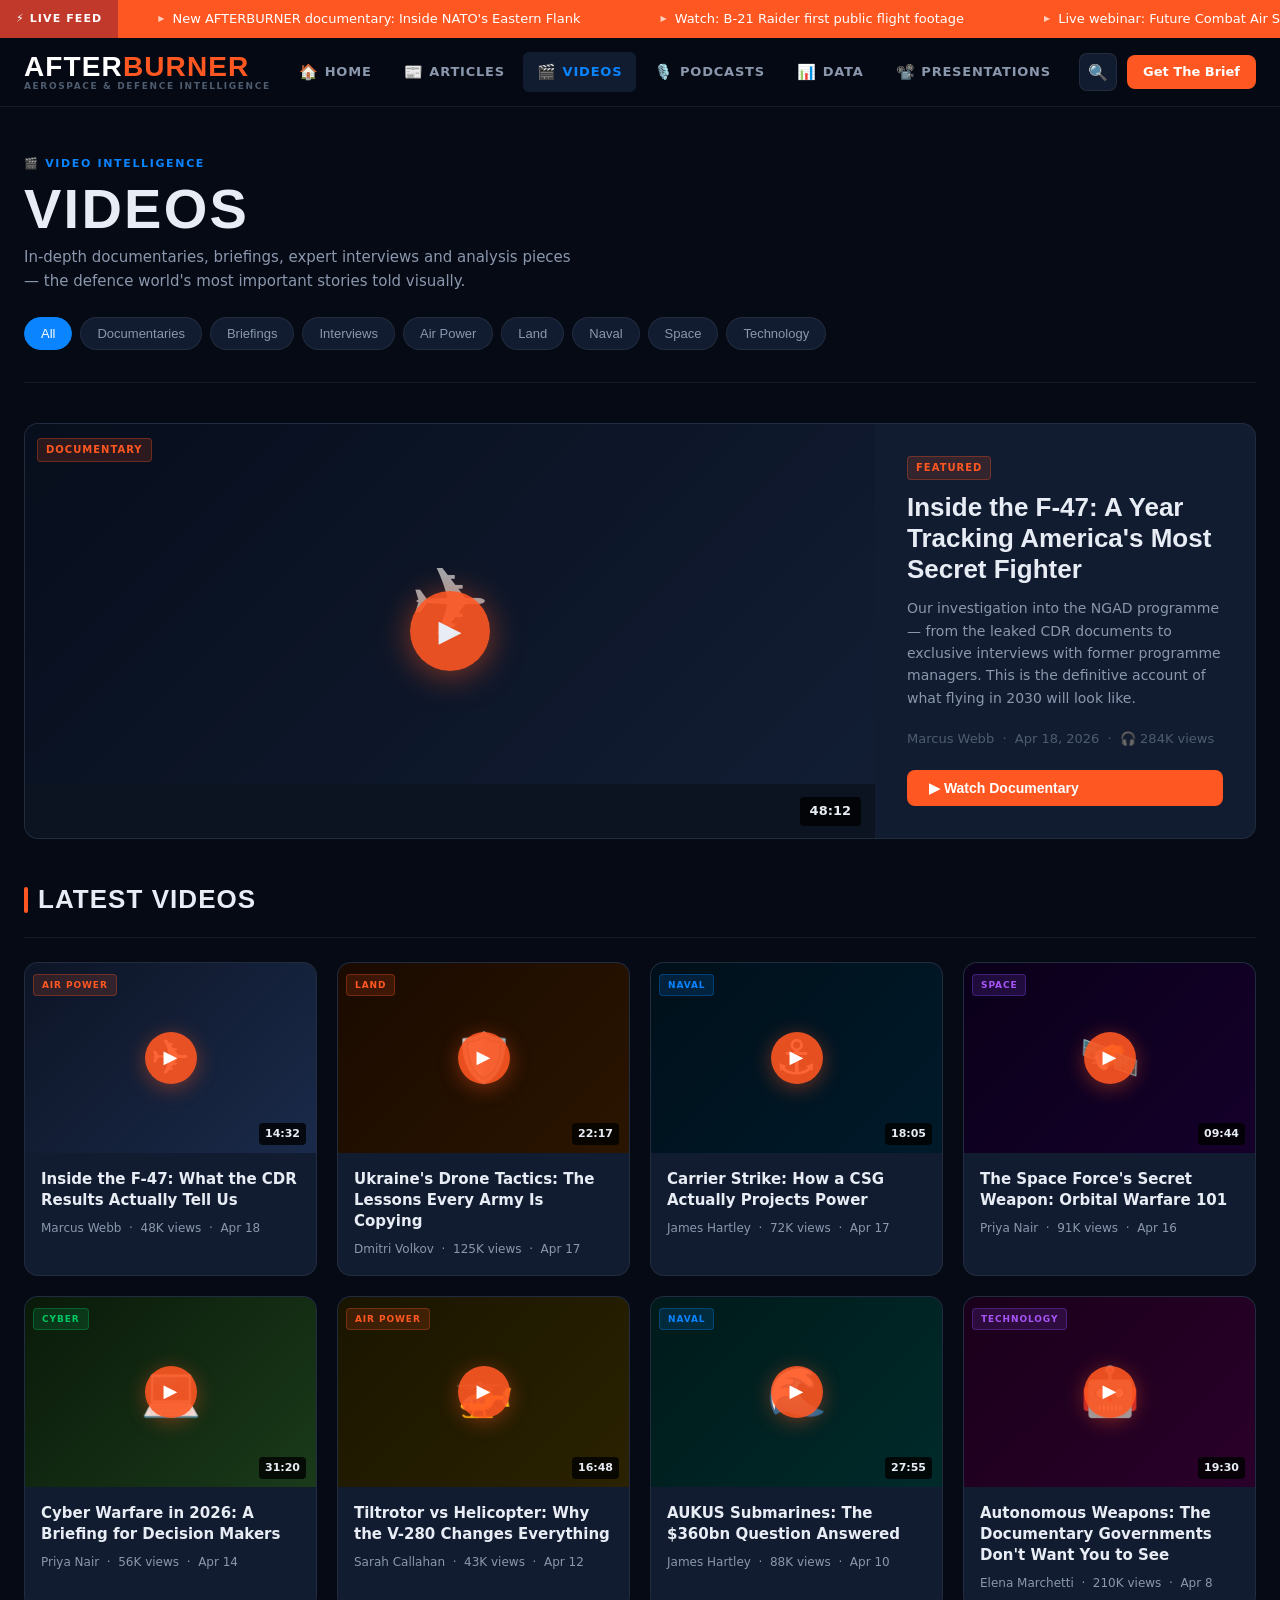
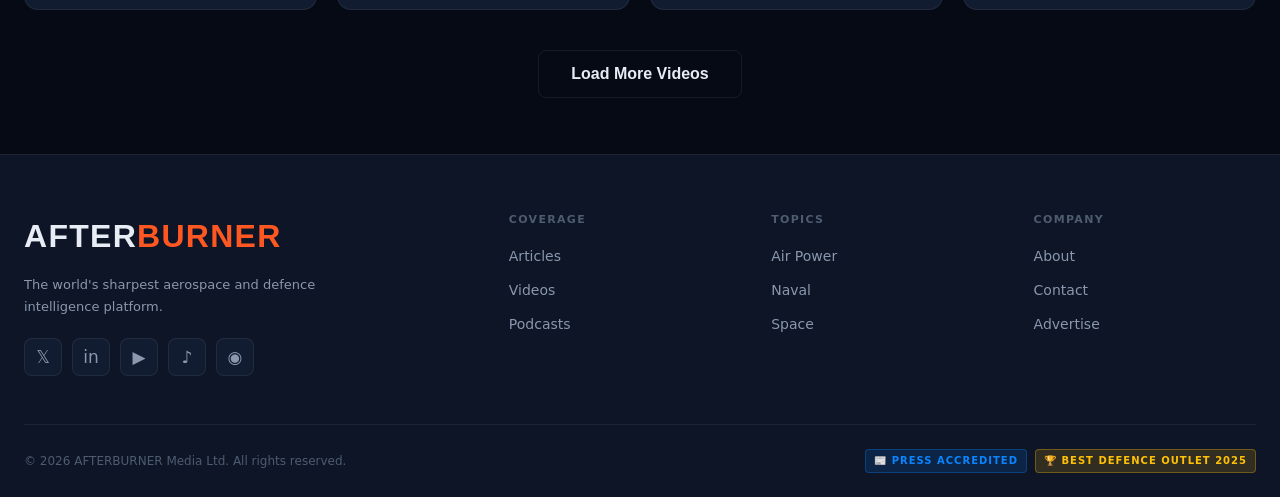
<file: videos.html>
<!DOCTYPE html>
<html lang="en">
<head>
  <meta charset="UTF-8" />
  <meta name="viewport" content="width=device-width, initial-scale=1.0" />
  <title>Videos — AFTERBURNER</title>
  <meta name="description" content="Aerospace and defence video intelligence, documentaries and analysis from AFTERBURNER." />
  <link rel="icon" href="data:image/svg+xml,<svg xmlns='http://www.w3.org/2000/svg' viewBox='0 0 100 100'><text y='.9em' font-size='90'>🔥</text></svg>" />
  <link rel="stylesheet" href="css/styles.css" />
</head>
<body>

<div class="ticker-bar">
  <div class="ticker-label">⚡ LIVE FEED</div>
  <div class="ticker-track">
    <span class="ticker-item">New AFTERBURNER documentary: Inside NATO's Eastern Flank</span>
    <span class="ticker-item">Watch: B-21 Raider first public flight footage</span>
    <span class="ticker-item">Live webinar: Future Combat Air Systems — Apr 22</span>
    <span class="ticker-item">Watch: Ukraine drone warfare — full documentary</span>
    <span class="ticker-item">New series: The Space Race 2.0 — Episode 1 now live</span>
  </div>
</div>

<nav class="navbar">
  <div class="container navbar-inner">
    <a href="index.html" class="logo">
      <div class="logo-text">AFTER<span>BURNER</span></div>
      <div class="logo-tagline">Aerospace &amp; Defence Intelligence</div>
    </a>
    <ul class="nav-links" id="navLinks">
      <li><a href="index.html" class="nav-link"><span class="nav-icon">🏠</span> Home</a></li>
      <li><a href="articles.html" class="nav-link"><span class="nav-icon">📰</span> Articles</a></li>
      <li><a href="videos.html" class="nav-link active"><span class="nav-icon">🎬</span> Videos</a></li>
      <li><a href="podcasts.html" class="nav-link"><span class="nav-icon">🎙️</span> Podcasts</a></li>
      <li><a href="data.html" class="nav-link"><span class="nav-icon">📊</span> Data</a></li>
      <li><a href="presentations.html" class="nav-link"><span class="nav-icon">📽️</span> Presentations</a></li>
    </ul>
    <div class="navbar-actions">
      <button class="search-btn" id="searchBtn">🔍</button>
      <a href="index.html#newsletter" class="btn btn-orange btn-sm">Get The Brief</a>
      <button class="hamburger" id="hamburger"><span></span><span></span><span></span></button>
    </div>
  </div>
</nav>

<div class="search-overlay" id="searchOverlay">
  <div class="search-box">
    <input class="search-input" id="searchInput" type="text" placeholder="Search videos..." />
    <button class="search-close" id="searchClose">✕</button>
  </div>
</div>

<main>
  <div class="container">

    <div class="page-hero">
      <div class="page-hero-inner">
        <div>
          <div class="page-hero-label">🎬 Video Intelligence</div>
          <h1 class="page-hero-title">Videos</h1>
          <p class="page-hero-sub">In-depth documentaries, briefings, expert interviews and analysis pieces — the defence world's most important stories told visually.</p>
        </div>
      </div>
      <div class="filter-bar mt-24">
        <button class="filter-btn active">All</button>
        <button class="filter-btn">Documentaries</button>
        <button class="filter-btn">Briefings</button>
        <button class="filter-btn">Interviews</button>
        <button class="filter-btn">Air Power</button>
        <button class="filter-btn">Land</button>
        <button class="filter-btn">Naval</button>
        <button class="filter-btn">Space</button>
        <button class="filter-btn">Technology</button>
      </div>
    </div>

    <!-- FEATURED VIDEO -->
    <div style="margin-bottom:40px">
      <div style="background:var(--bg-card);border-radius:14px;border:1px solid var(--border);overflow:hidden;display:grid;grid-template-columns:1fr 380px;gap:0" class="featured-video-wrap">
        <div style="position:relative;cursor:pointer" onclick="showToast('▶ Playing: Inside the F-47 — Full Documentary')">
          <div style="width:100%;height:360px;background:linear-gradient(135deg,#0a1428,#1a2a4a);display:flex;align-items:center;justify-content:center;font-size:96px;">✈️</div>
          <div style="position:absolute;inset:0;background:rgba(0,0,0,0.3);display:flex;align-items:center;justify-content:center;">
            <div style="width:80px;height:80px;background:rgba(255,87,34,0.9);border-radius:50%;display:flex;align-items:center;justify-content:center;font-size:30px;box-shadow:0 4px 32px rgba(255,87,34,0.5);">▶</div>
          </div>
          <div style="position:absolute;bottom:12px;right:14px;background:rgba(0,0,0,0.8);font-size:13px;font-weight:700;padding:4px 10px;border-radius:4px;">48:12</div>
          <div style="position:absolute;top:12px;left:12px;"><span class="badge badge-orange">DOCUMENTARY</span></div>
        </div>
        <div style="padding:32px;display:flex;flex-direction:column;justify-content:center;">
          <span class="badge badge-orange" style="width:fit-content;margin-bottom:12px">Featured</span>
          <h2 style="font-family:var(--font-display);font-size:26px;font-weight:800;line-height:1.2;margin-bottom:12px">Inside the F-47: A Year Tracking America's Most Secret Fighter</h2>
          <p style="font-size:14px;color:var(--text-secondary);line-height:1.6;margin-bottom:20px">Our investigation into the NGAD programme — from the leaked CDR documents to exclusive interviews with former programme managers. This is the definitive account of what flying in 2030 will look like.</p>
          <div style="font-size:13px;color:var(--text-muted);margin-bottom:20px">
            Marcus Webb &nbsp;·&nbsp; Apr 18, 2026 &nbsp;·&nbsp; 🎧 284K views
          </div>
          <button class="btn btn-orange" onclick="showToast('▶ Playing full documentary...')">▶ Watch Documentary</button>
        </div>
      </div>
    </div>

    <!-- VIDEO GRID -->
    <div class="section-header">
      <h2 class="section-title">Latest Videos</h2>
    </div>

    <div class="grid-4" style="margin-bottom:40px">

      <div class="video-card" onclick="showToast('▶ Playing video...')">
        <div class="video-thumb">
          <div class="video-thumb-img" style="display:flex;align-items:center;justify-content:center;font-size:48px;background:linear-gradient(135deg,#0d1526,#1a2a4a);">✈️</div>
          <div class="play-btn">▶</div>
          <div class="video-duration">14:32</div>
          <div style="position:absolute;top:8px;left:8px"><span class="badge badge-orange" style="font-size:9px">Air Power</span></div>
        </div>
        <div class="video-body">
          <div class="video-title">Inside the F-47: What the CDR Results Actually Tell Us</div>
          <div class="video-meta">Marcus Webb &nbsp;·&nbsp; 48K views &nbsp;·&nbsp; Apr 18</div>
        </div>
      </div>

      <div class="video-card" onclick="showToast('▶ Playing video...')">
        <div class="video-thumb">
          <div class="video-thumb-img" style="display:flex;align-items:center;justify-content:center;font-size:48px;background:linear-gradient(135deg,#1a0a00,#2a1500);">🛡️</div>
          <div class="play-btn">▶</div>
          <div class="video-duration">22:17</div>
          <div style="position:absolute;top:8px;left:8px"><span class="badge badge-orange" style="font-size:9px">Land</span></div>
        </div>
        <div class="video-body">
          <div class="video-title">Ukraine's Drone Tactics: The Lessons Every Army Is Copying</div>
          <div class="video-meta">Dmitri Volkov &nbsp;·&nbsp; 125K views &nbsp;·&nbsp; Apr 17</div>
        </div>
      </div>

      <div class="video-card" onclick="showToast('▶ Playing video...')">
        <div class="video-thumb">
          <div class="video-thumb-img" style="display:flex;align-items:center;justify-content:center;font-size:48px;background:linear-gradient(135deg,#00101a,#001a2a);">⚓</div>
          <div class="play-btn">▶</div>
          <div class="video-duration">18:05</div>
          <div style="position:absolute;top:8px;left:8px"><span class="badge badge-blue" style="font-size:9px">Naval</span></div>
        </div>
        <div class="video-body">
          <div class="video-title">Carrier Strike: How a CSG Actually Projects Power</div>
          <div class="video-meta">James Hartley &nbsp;·&nbsp; 72K views &nbsp;·&nbsp; Apr 17</div>
        </div>
      </div>

      <div class="video-card" onclick="showToast('▶ Playing video...')">
        <div class="video-thumb">
          <div class="video-thumb-img" style="display:flex;align-items:center;justify-content:center;font-size:48px;background:linear-gradient(135deg,#0a001a,#15002a);">🛰️</div>
          <div class="play-btn">▶</div>
          <div class="video-duration">09:44</div>
          <div style="position:absolute;top:8px;left:8px"><span class="badge badge-purple" style="font-size:9px">Space</span></div>
        </div>
        <div class="video-body">
          <div class="video-title">The Space Force's Secret Weapon: Orbital Warfare 101</div>
          <div class="video-meta">Priya Nair &nbsp;·&nbsp; 91K views &nbsp;·&nbsp; Apr 16</div>
        </div>
      </div>

      <div class="video-card" onclick="showToast('▶ Playing video...')">
        <div class="video-thumb">
          <div class="video-thumb-img" style="display:flex;align-items:center;justify-content:center;font-size:48px;background:linear-gradient(135deg,#0a1a0a,#1a3a1a);">💻</div>
          <div class="play-btn">▶</div>
          <div class="video-duration">31:20</div>
          <div style="position:absolute;top:8px;left:8px"><span class="badge badge-green" style="font-size:9px">Cyber</span></div>
        </div>
        <div class="video-body">
          <div class="video-title">Cyber Warfare in 2026: A Briefing for Decision Makers</div>
          <div class="video-meta">Priya Nair &nbsp;·&nbsp; 56K views &nbsp;·&nbsp; Apr 14</div>
        </div>
      </div>

      <div class="video-card" onclick="showToast('▶ Playing video...')">
        <div class="video-thumb">
          <div class="video-thumb-img" style="display:flex;align-items:center;justify-content:center;font-size:48px;background:linear-gradient(135deg,#1a1500,#2a2200);">🚁</div>
          <div class="play-btn">▶</div>
          <div class="video-duration">16:48</div>
          <div style="position:absolute;top:8px;left:8px"><span class="badge badge-orange" style="font-size:9px">Air Power</span></div>
        </div>
        <div class="video-body">
          <div class="video-title">Tiltrotor vs Helicopter: Why the V-280 Changes Everything</div>
          <div class="video-meta">Sarah Callahan &nbsp;·&nbsp; 43K views &nbsp;·&nbsp; Apr 12</div>
        </div>
      </div>

      <div class="video-card" onclick="showToast('▶ Playing video...')">
        <div class="video-thumb">
          <div class="video-thumb-img" style="display:flex;align-items:center;justify-content:center;font-size:48px;background:linear-gradient(135deg,#001a1a,#002a2a);">🌊</div>
          <div class="play-btn">▶</div>
          <div class="video-duration">27:55</div>
          <div style="position:absolute;top:8px;left:8px"><span class="badge badge-blue" style="font-size:9px">Naval</span></div>
        </div>
        <div class="video-body">
          <div class="video-title">AUKUS Submarines: The $360bn Question Answered</div>
          <div class="video-meta">James Hartley &nbsp;·&nbsp; 88K views &nbsp;·&nbsp; Apr 10</div>
        </div>
      </div>

      <div class="video-card" onclick="showToast('▶ Playing video...')">
        <div class="video-thumb">
          <div class="video-thumb-img" style="display:flex;align-items:center;justify-content:center;font-size:48px;background:linear-gradient(135deg,#1a001a,#2a002a);">🤖</div>
          <div class="play-btn">▶</div>
          <div class="video-duration">19:30</div>
          <div style="position:absolute;top:8px;left:8px"><span class="badge badge-purple" style="font-size:9px">Technology</span></div>
        </div>
        <div class="video-body">
          <div class="video-title">Autonomous Weapons: The Documentary Governments Don't Want You to See</div>
          <div class="video-meta">Elena Marchetti &nbsp;·&nbsp; 210K views &nbsp;·&nbsp; Apr 8</div>
        </div>
      </div>

    </div>

    <div style="text-align:center;margin-bottom:56px">
      <button class="btn btn-ghost btn-lg" onclick="showToast('🎬 Loading more videos...')">Load More Videos</button>
    </div>

  </div>
</main>

<footer class="footer">
  <div class="container">
    <div class="footer-grid">
      <div class="footer-brand">
        <div class="footer-logo">AFTER<span>BURNER</span></div>
        <p class="footer-desc">The world's sharpest aerospace and defence intelligence platform.</p>
        <div class="social-links">
          <a href="#" class="social-btn">𝕏</a><a href="#" class="social-btn">in</a>
          <a href="#" class="social-btn">▶</a><a href="#" class="social-btn">♪</a><a href="#" class="social-btn">◉</a>
        </div>
      </div>
      <div><div class="footer-col-title">Coverage</div><ul class="footer-links"><li><a href="articles.html" class="footer-link">Articles</a></li><li><a href="videos.html" class="footer-link">Videos</a></li><li><a href="podcasts.html" class="footer-link">Podcasts</a></li></ul></div>
      <div><div class="footer-col-title">Topics</div><ul class="footer-links"><li><a href="articles.html" class="footer-link">Air Power</a></li><li><a href="articles.html" class="footer-link">Naval</a></li><li><a href="articles.html" class="footer-link">Space</a></li></ul></div>
      <div><div class="footer-col-title">Company</div><ul class="footer-links"><li><a href="#" class="footer-link">About</a></li><li><a href="#" class="footer-link">Contact</a></li><li><a href="#" class="footer-link">Advertise</a></li></ul></div>
    </div>
    <div class="footer-bottom">
      <div>© 2026 AFTERBURNER Media Ltd. All rights reserved.</div>
      <div class="footer-badges"><span class="badge badge-blue">📰 Press Accredited</span><span class="badge badge-gold">🏆 Best Defence Outlet 2025</span></div>
    </div>
  </div>
</footer>

<button class="back-to-top" id="backToTop">↑</button>
<div class="toast" id="toast"></div>
<script src="js/main.js"></script>
</body>
</html>
</file>
<file: css/styles.css>
/* ============================================================
   AFTERBURNER — Aerospace & Defence Intelligence
   ============================================================ */

:root {
  --bg-primary:     #060a14;
  --bg-secondary:   #0d1526;
  --bg-card:        #111c30;
  --bg-card-hover:  #172240;
  --accent-blue:    #0a84ff;
  --accent-orange:  #ff5722;
  --accent-gold:    #ffc107;
  --text-primary:   #e8edf5;
  --text-secondary: #8a97ad;
  --text-muted:     #4e5c70;
  --border:         rgba(255,255,255,0.07);
  --glow-blue:      0 0 20px rgba(10,132,255,0.3);
  --glow-orange:    0 0 20px rgba(255,87,34,0.3);
  --radius:         8px;
  --radius-lg:      14px;
  --font-sans:      'Inter', 'Segoe UI', system-ui, sans-serif;
  --font-display:   'Barlow Condensed', 'Impact', sans-serif;
}

* { box-sizing: border-box; margin: 0; padding: 0; }

html { scroll-behavior: smooth; }

body {
  background: var(--bg-primary);
  color: var(--text-primary);
  font-family: var(--font-sans);
  font-size: 15px;
  line-height: 1.6;
  min-height: 100vh;
}

a { color: inherit; text-decoration: none; }
img { max-width: 100%; display: block; }
ul { list-style: none; }

/* ── Google Fonts fallback loader ── */
@import url('https://fonts.googleapis.com/css2?family=Barlow+Condensed:wght@400;600;700;800;900&family=Inter:wght@300;400;500;600;700&display=swap');

/* ============================================================
   UTILITY
   ============================================================ */
.container { max-width: 1280px; margin: 0 auto; padding: 0 24px; }
.grid-2 { display: grid; grid-template-columns: 1fr 1fr; gap: 24px; }
.grid-3 { display: grid; grid-template-columns: repeat(3, 1fr); gap: 24px; }
.grid-4 { display: grid; grid-template-columns: repeat(4, 1fr); gap: 20px; }
.flex { display: flex; align-items: center; }
.flex-between { display: flex; align-items: center; justify-content: space-between; }
.gap-8  { gap: 8px; }
.gap-12 { gap: 12px; }
.gap-16 { gap: 16px; }
.mt-8  { margin-top: 8px; }
.mt-16 { margin-top: 16px; }
.mt-24 { margin-top: 24px; }
.mb-24 { margin-bottom: 24px; }
.text-muted { color: var(--text-secondary); }
.text-small { font-size: 12px; }
.text-xs    { font-size: 11px; }
.uppercase  { text-transform: uppercase; letter-spacing: 0.08em; }
.font-bold  { font-weight: 700; }
.truncate   { overflow: hidden; white-space: nowrap; text-overflow: ellipsis; }

/* ============================================================
   BADGE / TAG
   ============================================================ */
.badge {
  display: inline-block;
  font-size: 10px;
  font-weight: 700;
  text-transform: uppercase;
  letter-spacing: 0.1em;
  padding: 3px 8px;
  border-radius: 4px;
  white-space: nowrap;
}
.badge-blue   { background: rgba(10,132,255,0.15); color: var(--accent-blue); border: 1px solid rgba(10,132,255,0.3); }
.badge-orange { background: rgba(255,87,34,0.15);  color: var(--accent-orange); border: 1px solid rgba(255,87,34,0.3); }
.badge-gold   { background: rgba(255,193,7,0.15);  color: var(--accent-gold); border: 1px solid rgba(255,193,7,0.3); }
.badge-red    { background: rgba(255,50,50,0.15);  color: #ff4444; border: 1px solid rgba(255,50,50,0.3); }
.badge-green  { background: rgba(0,200,100,0.15);  color: #00c864; border: 1px solid rgba(0,200,100,0.3); }
.badge-purple { background: rgba(150,80,255,0.15); color: #a855f7; border: 1px solid rgba(150,80,255,0.3); }

/* ============================================================
   BUTTONS
   ============================================================ */
.btn {
  display: inline-flex;
  align-items: center;
  gap: 8px;
  padding: 10px 22px;
  border-radius: var(--radius);
  font-size: 14px;
  font-weight: 600;
  cursor: pointer;
  border: none;
  transition: all 0.2s ease;
  white-space: nowrap;
}
.btn-primary {
  background: var(--accent-blue);
  color: #fff;
}
.btn-primary:hover { background: #2196f3; box-shadow: var(--glow-blue); }

.btn-orange {
  background: var(--accent-orange);
  color: #fff;
}
.btn-orange:hover { background: #ff7043; box-shadow: var(--glow-orange); }

.btn-ghost {
  background: transparent;
  color: var(--text-primary);
  border: 1px solid var(--border);
}
.btn-ghost:hover { background: var(--bg-card); border-color: var(--accent-blue); color: var(--accent-blue); }

.btn-sm { padding: 7px 16px; font-size: 13px; }
.btn-lg { padding: 14px 32px; font-size: 16px; }

/* ============================================================
   SECTION HEADER
   ============================================================ */
.section-header {
  display: flex;
  align-items: center;
  justify-content: space-between;
  margin-bottom: 24px;
  padding-bottom: 16px;
  border-bottom: 1px solid var(--border);
}
.section-title {
  font-family: var(--font-display);
  font-size: 26px;
  font-weight: 800;
  text-transform: uppercase;
  letter-spacing: 0.04em;
  display: flex;
  align-items: center;
  gap: 10px;
}
.section-title::before {
  content: '';
  display: block;
  width: 4px;
  height: 26px;
  background: var(--accent-orange);
  border-radius: 2px;
}
.section-link {
  font-size: 13px;
  color: var(--accent-blue);
  font-weight: 500;
  display: flex;
  align-items: center;
  gap: 4px;
  transition: gap 0.2s;
}
.section-link:hover { gap: 8px; }

/* ============================================================
   TICKER
   ============================================================ */
.ticker-bar {
  background: var(--accent-orange);
  height: 38px;
  display: flex;
  align-items: center;
  overflow: hidden;
  position: relative;
}
.ticker-label {
  background: #c0392b;
  color: #fff;
  font-size: 11px;
  font-weight: 800;
  text-transform: uppercase;
  letter-spacing: 0.1em;
  padding: 0 16px;
  height: 100%;
  display: flex;
  align-items: center;
  white-space: nowrap;
  flex-shrink: 0;
  z-index: 2;
}
.ticker-track {
  display: flex;
  align-items: center;
  animation: ticker 40s linear infinite;
  white-space: nowrap;
}
.ticker-track:hover { animation-play-state: paused; }
.ticker-item {
  font-size: 13px;
  font-weight: 500;
  color: #fff;
  padding: 0 40px;
  display: flex;
  align-items: center;
  gap: 8px;
}
.ticker-item::before {
  content: '▶';
  font-size: 8px;
  opacity: 0.7;
}
@keyframes ticker {
  0%   { transform: translateX(0); }
  100% { transform: translateX(-50%); }
}

/* ============================================================
   NAVBAR
   ============================================================ */
.navbar {
  background: rgba(6,10,20,0.95);
  backdrop-filter: blur(12px);
  border-bottom: 1px solid var(--border);
  position: sticky;
  top: 0;
  z-index: 1000;
}
.navbar-inner {
  display: flex;
  align-items: center;
  justify-content: space-between;
  height: 68px;
}
.logo {
  display: flex;
  flex-direction: column;
  line-height: 1;
}
.logo-text {
  font-family: var(--font-display);
  font-size: 28px;
  font-weight: 900;
  text-transform: uppercase;
  letter-spacing: 0.04em;
  color: #fff;
}
.logo-text span { color: var(--accent-orange); }
.logo-tagline {
  font-size: 9px;
  font-weight: 600;
  text-transform: uppercase;
  letter-spacing: 0.18em;
  color: var(--text-muted);
  margin-top: 1px;
}
.nav-links {
  display: flex;
  align-items: center;
  gap: 4px;
}
.nav-link {
  font-size: 13px;
  font-weight: 600;
  text-transform: uppercase;
  letter-spacing: 0.06em;
  padding: 8px 14px;
  border-radius: 6px;
  color: var(--text-secondary);
  transition: all 0.2s;
  display: flex;
  align-items: center;
  gap: 6px;
}
.nav-link:hover, .nav-link.active {
  color: var(--text-primary);
  background: var(--bg-card);
}
.nav-link.active { color: var(--accent-blue); }
.nav-icon { font-size: 15px; }

.navbar-actions {
  display: flex;
  align-items: center;
  gap: 10px;
}
.search-btn {
  background: var(--bg-card);
  border: 1px solid var(--border);
  color: var(--text-secondary);
  width: 38px;
  height: 38px;
  border-radius: var(--radius);
  display: flex;
  align-items: center;
  justify-content: center;
  cursor: pointer;
  font-size: 16px;
  transition: all 0.2s;
}
.search-btn:hover { color: var(--text-primary); border-color: var(--accent-blue); }

/* Mobile hamburger */
.hamburger {
  display: none;
  flex-direction: column;
  gap: 5px;
  background: none;
  border: none;
  cursor: pointer;
  padding: 6px;
}
.hamburger span {
  display: block;
  width: 24px;
  height: 2px;
  background: var(--text-primary);
  border-radius: 2px;
  transition: all 0.3s;
}

/* Search overlay */
.search-overlay {
  display: none;
  position: fixed;
  inset: 0;
  background: rgba(6,10,20,0.95);
  z-index: 9999;
  align-items: flex-start;
  justify-content: center;
  padding-top: 120px;
}
.search-overlay.open { display: flex; }
.search-box {
  width: 100%;
  max-width: 680px;
  position: relative;
}
.search-input {
  width: 100%;
  background: var(--bg-card);
  border: 2px solid var(--accent-blue);
  color: var(--text-primary);
  font-size: 22px;
  padding: 18px 60px 18px 24px;
  border-radius: var(--radius-lg);
  outline: none;
  font-family: var(--font-sans);
}
.search-close {
  position: absolute;
  right: 16px;
  top: 50%;
  transform: translateY(-50%);
  background: none;
  border: none;
  color: var(--text-secondary);
  font-size: 28px;
  cursor: pointer;
  line-height: 1;
}

/* ============================================================
   HERO
   ============================================================ */
.hero {
  padding: 40px 0 48px;
}
.hero-grid {
  display: grid;
  grid-template-columns: 1fr 380px;
  gap: 28px;
}
.hero-main {
  position: relative;
  border-radius: var(--radius-lg);
  overflow: hidden;
  cursor: pointer;
  group: true;
}
.hero-img {
  width: 100%;
  height: 500px;
  object-fit: cover;
  display: block;
  transition: transform 0.4s ease;
}
.hero-main:hover .hero-img { transform: scale(1.02); }
.hero-overlay {
  position: absolute;
  inset: 0;
  background: linear-gradient(to top, rgba(0,0,0,0.92) 0%, rgba(0,0,0,0.3) 50%, transparent 100%);
}
.hero-content {
  position: absolute;
  bottom: 0;
  left: 0;
  right: 0;
  padding: 32px;
}
.hero-meta {
  display: flex;
  align-items: center;
  gap: 10px;
  margin-bottom: 12px;
}
.hero-title {
  font-family: var(--font-display);
  font-size: 36px;
  font-weight: 800;
  line-height: 1.15;
  margin-bottom: 12px;
  text-shadow: 0 2px 8px rgba(0,0,0,0.5);
}
.hero-excerpt {
  font-size: 14px;
  color: rgba(255,255,255,0.8);
  margin-bottom: 16px;
  max-width: 560px;
  line-height: 1.5;
}
.hero-byline {
  font-size: 12px;
  color: rgba(255,255,255,0.6);
  display: flex;
  align-items: center;
  gap: 8px;
}
.hero-sidebar {
  display: flex;
  flex-direction: column;
  gap: 0;
  background: var(--bg-secondary);
  border-radius: var(--radius-lg);
  border: 1px solid var(--border);
  overflow: hidden;
}
.sidebar-header {
  background: var(--accent-blue);
  padding: 14px 20px;
  font-family: var(--font-display);
  font-size: 14px;
  font-weight: 800;
  text-transform: uppercase;
  letter-spacing: 0.1em;
}
.sidebar-item {
  padding: 16px 20px;
  border-bottom: 1px solid var(--border);
  cursor: pointer;
  transition: background 0.2s;
  display: flex;
  gap: 14px;
  align-items: flex-start;
}
.sidebar-item:hover { background: var(--bg-card); }
.sidebar-item:last-child { border-bottom: none; }
.sidebar-num {
  font-family: var(--font-display);
  font-size: 32px;
  font-weight: 900;
  color: var(--text-muted);
  line-height: 1;
  min-width: 36px;
}
.sidebar-content { flex: 1; }
.sidebar-title {
  font-size: 14px;
  font-weight: 600;
  line-height: 1.4;
  margin-bottom: 4px;
}
.sidebar-meta { font-size: 11px; color: var(--text-secondary); }

/* ============================================================
   ARTICLE CARD
   ============================================================ */
.card {
  background: var(--bg-card);
  border-radius: var(--radius-lg);
  border: 1px solid var(--border);
  overflow: hidden;
  transition: all 0.2s ease;
  cursor: pointer;
  display: flex;
  flex-direction: column;
}
.card:hover {
  transform: translateY(-3px);
  border-color: rgba(10,132,255,0.3);
  box-shadow: 0 8px 32px rgba(0,0,0,0.4);
}
.card-img-wrap {
  position: relative;
  overflow: hidden;
}
.card-img {
  width: 100%;
  height: 200px;
  object-fit: cover;
  transition: transform 0.3s;
}
.card:hover .card-img { transform: scale(1.04); }
.card-body {
  padding: 18px;
  flex: 1;
  display: flex;
  flex-direction: column;
}
.card-meta {
  display: flex;
  align-items: center;
  gap: 8px;
  margin-bottom: 10px;
}
.card-title {
  font-size: 16px;
  font-weight: 700;
  line-height: 1.4;
  margin-bottom: 8px;
  color: var(--text-primary);
}
.card-excerpt {
  font-size: 13px;
  color: var(--text-secondary);
  line-height: 1.5;
  flex: 1;
}
.card-footer {
  display: flex;
  align-items: center;
  justify-content: space-between;
  margin-top: 14px;
  padding-top: 12px;
  border-top: 1px solid var(--border);
  font-size: 12px;
  color: var(--text-muted);
}
.card-read-time {
  display: flex;
  align-items: center;
  gap: 4px;
}

/* Horizontal card variant */
.card-h {
  flex-direction: row;
  gap: 0;
}
.card-h .card-img-wrap { width: 140px; flex-shrink: 0; }
.card-h .card-img { height: 100%; min-height: 120px; }
.card-h .card-body { padding: 14px 16px; }
.card-h .card-title { font-size: 14px; }

/* ============================================================
   FEATURED BAND
   ============================================================ */
.featured-band {
  background: linear-gradient(135deg, #0d1a33 0%, #0a1428 100%);
  border: 1px solid rgba(10,132,255,0.2);
  border-radius: var(--radius-lg);
  padding: 32px;
  margin-bottom: 48px;
  position: relative;
  overflow: hidden;
}
.featured-band::before {
  content: '';
  position: absolute;
  top: -40px; right: -40px;
  width: 200px; height: 200px;
  background: radial-gradient(circle, rgba(10,132,255,0.15) 0%, transparent 70%);
}
.featured-band-inner {
  display: grid;
  grid-template-columns: 1fr 1fr 1fr 1fr;
  gap: 32px;
  position: relative;
}
.stat-block { text-align: center; }
.stat-num {
  font-family: var(--font-display);
  font-size: 48px;
  font-weight: 900;
  color: var(--accent-blue);
  line-height: 1;
  display: block;
}
.stat-num.orange { color: var(--accent-orange); }
.stat-num.gold   { color: var(--accent-gold); }
.stat-num.green  { color: #00c864; }
.stat-label {
  font-size: 11px;
  font-weight: 600;
  text-transform: uppercase;
  letter-spacing: 0.1em;
  color: var(--text-secondary);
  margin-top: 4px;
}
.stat-sublabel { font-size: 10px; color: var(--text-muted); margin-top: 2px; }

/* ============================================================
   VIDEO SECTION
   ============================================================ */
.video-card {
  background: var(--bg-card);
  border-radius: var(--radius-lg);
  border: 1px solid var(--border);
  overflow: hidden;
  cursor: pointer;
  transition: all 0.2s;
}
.video-card:hover {
  transform: translateY(-3px);
  border-color: rgba(255,87,34,0.3);
  box-shadow: 0 8px 32px rgba(0,0,0,0.4);
}
.video-thumb {
  position: relative;
  overflow: hidden;
}
.video-thumb-img {
  width: 100%;
  height: 190px;
  object-fit: cover;
  display: block;
  transition: transform 0.3s;
  background: linear-gradient(135deg, #1a2a4a 0%, #0f1e38 100%);
}
.video-card:hover .video-thumb-img { transform: scale(1.04); }
.play-btn {
  position: absolute;
  top: 50%;
  left: 50%;
  transform: translate(-50%, -50%);
  width: 52px;
  height: 52px;
  background: rgba(255,87,34,0.9);
  border-radius: 50%;
  display: flex;
  align-items: center;
  justify-content: center;
  font-size: 18px;
  color: #fff;
  transition: all 0.2s;
  box-shadow: 0 4px 20px rgba(255,87,34,0.4);
}
.video-card:hover .play-btn {
  transform: translate(-50%, -50%) scale(1.1);
  background: var(--accent-orange);
}
.video-duration {
  position: absolute;
  bottom: 8px;
  right: 10px;
  background: rgba(0,0,0,0.8);
  font-size: 11px;
  font-weight: 600;
  padding: 2px 6px;
  border-radius: 4px;
}
.video-body { padding: 16px; }
.video-title {
  font-size: 15px;
  font-weight: 700;
  line-height: 1.4;
  margin-bottom: 8px;
}
.video-meta { font-size: 12px; color: var(--text-secondary); }

/* ============================================================
   PODCAST SECTION
   ============================================================ */
.podcast-card {
  background: var(--bg-card);
  border: 1px solid var(--border);
  border-radius: var(--radius-lg);
  padding: 20px;
  display: flex;
  gap: 16px;
  align-items: flex-start;
  cursor: pointer;
  transition: all 0.2s;
}
.podcast-card:hover {
  background: var(--bg-card-hover);
  border-color: rgba(150,80,255,0.3);
}
.podcast-art {
  width: 72px;
  height: 72px;
  border-radius: var(--radius);
  flex-shrink: 0;
  display: flex;
  align-items: center;
  justify-content: center;
  font-size: 28px;
}
.podcast-info { flex: 1; }
.podcast-show {
  font-size: 10px;
  font-weight: 700;
  text-transform: uppercase;
  letter-spacing: 0.1em;
  color: #a855f7;
  margin-bottom: 4px;
}
.podcast-title {
  font-size: 15px;
  font-weight: 700;
  line-height: 1.35;
  margin-bottom: 6px;
}
.podcast-meta {
  font-size: 12px;
  color: var(--text-secondary);
  display: flex;
  align-items: center;
  gap: 10px;
}
.podcast-play {
  width: 36px;
  height: 36px;
  background: rgba(168,85,247,0.15);
  border: 1px solid rgba(168,85,247,0.3);
  border-radius: 50%;
  display: flex;
  align-items: center;
  justify-content: center;
  font-size: 13px;
  flex-shrink: 0;
  color: #a855f7;
  transition: all 0.2s;
}
.podcast-card:hover .podcast-play {
  background: #a855f7;
  color: #fff;
}

/* ============================================================
   DATA SECTION
   ============================================================ */
.data-card {
  background: var(--bg-card);
  border: 1px solid var(--border);
  border-radius: var(--radius-lg);
  padding: 24px;
  transition: all 0.2s;
}
.data-card:hover { border-color: rgba(0,200,100,0.3); }
.data-card-header {
  display: flex;
  align-items: flex-start;
  justify-content: space-between;
  margin-bottom: 20px;
}
.data-card-title {
  font-family: var(--font-display);
  font-size: 18px;
  font-weight: 700;
  text-transform: uppercase;
  letter-spacing: 0.04em;
}
.chart-bar-list { display: flex; flex-direction: column; gap: 10px; }
.chart-bar-item { }
.chart-bar-label {
  display: flex;
  justify-content: space-between;
  font-size: 12px;
  margin-bottom: 4px;
  color: var(--text-secondary);
}
.chart-bar-label span:last-child { font-weight: 700; color: var(--text-primary); }
.chart-bar-track {
  height: 6px;
  background: rgba(255,255,255,0.06);
  border-radius: 3px;
  overflow: hidden;
}
.chart-bar-fill {
  height: 100%;
  border-radius: 3px;
  transition: width 1s ease;
}
.bar-blue   { background: var(--accent-blue); }
.bar-orange { background: var(--accent-orange); }
.bar-gold   { background: var(--accent-gold); }
.bar-green  { background: #00c864; }
.bar-purple { background: #a855f7; }

/* ============================================================
   PRESENTATION CARD
   ============================================================ */
.pres-card {
  background: var(--bg-card);
  border: 1px solid var(--border);
  border-radius: var(--radius-lg);
  overflow: hidden;
  cursor: pointer;
  transition: all 0.2s;
}
.pres-card:hover {
  transform: translateY(-3px);
  border-color: rgba(255,193,7,0.3);
}
.pres-cover {
  height: 180px;
  display: flex;
  align-items: center;
  justify-content: center;
  font-size: 48px;
  position: relative;
}
.pres-slides-badge {
  position: absolute;
  top: 10px;
  right: 10px;
  background: rgba(0,0,0,0.6);
  font-size: 11px;
  padding: 3px 8px;
  border-radius: 4px;
}
.pres-body { padding: 18px; }
.pres-title {
  font-size: 15px;
  font-weight: 700;
  line-height: 1.4;
  margin-bottom: 8px;
}
.pres-meta {
  font-size: 12px;
  color: var(--text-secondary);
  display: flex;
  align-items: center;
  gap: 10px;
}
.pres-org {
  font-size: 11px;
  font-weight: 600;
  color: var(--accent-gold);
  text-transform: uppercase;
  letter-spacing: 0.06em;
  margin-bottom: 4px;
}

/* ============================================================
   HOT TAKES — fun section
   ============================================================ */
.hot-takes {
  background: linear-gradient(135deg, #1a0d00 0%, #200f00 100%);
  border: 1px solid rgba(255,87,34,0.25);
  border-radius: var(--radius-lg);
  padding: 32px;
  margin: 48px 0;
  position: relative;
  overflow: hidden;
}
.hot-takes::before {
  content: '🔥';
  position: absolute;
  right: 24px;
  top: 16px;
  font-size: 64px;
  opacity: 0.12;
}
.hot-takes-title {
  font-family: var(--font-display);
  font-size: 32px;
  font-weight: 900;
  text-transform: uppercase;
  letter-spacing: 0.06em;
  color: var(--accent-orange);
  margin-bottom: 6px;
}
.hot-takes-sub {
  font-size: 13px;
  color: var(--text-secondary);
  margin-bottom: 24px;
}
.hot-take-list { display: flex; flex-direction: column; gap: 14px; }
.hot-take-item {
  display: flex;
  gap: 14px;
  align-items: flex-start;
  padding: 16px;
  background: rgba(255,87,34,0.06);
  border: 1px solid rgba(255,87,34,0.12);
  border-radius: var(--radius);
  cursor: pointer;
  transition: all 0.2s;
}
.hot-take-item:hover { background: rgba(255,87,34,0.12); }
.hot-take-emoji { font-size: 22px; flex-shrink: 0; }
.hot-take-content { flex: 1; }
.hot-take-headline {
  font-size: 15px;
  font-weight: 700;
  margin-bottom: 4px;
}
.hot-take-sub { font-size: 12px; color: var(--text-secondary); }
.hot-take-badge { flex-shrink: 0; }

/* ============================================================
   NEWSLETTER SECTION
   ============================================================ */
.newsletter-section {
  background: linear-gradient(135deg, #0a1428 0%, #0d1e3a 50%, #0a1428 100%);
  border: 1px solid rgba(10,132,255,0.2);
  border-radius: var(--radius-lg);
  padding: 56px 40px;
  text-align: center;
  margin: 48px 0;
  position: relative;
  overflow: hidden;
}
.newsletter-section::before {
  content: '';
  position: absolute;
  top: -60px; left: 50%; transform: translateX(-50%);
  width: 400px; height: 400px;
  background: radial-gradient(circle, rgba(10,132,255,0.1) 0%, transparent 70%);
  pointer-events: none;
}
.newsletter-eyebrow {
  font-size: 11px;
  font-weight: 700;
  text-transform: uppercase;
  letter-spacing: 0.15em;
  color: var(--accent-blue);
  margin-bottom: 12px;
}
.newsletter-title {
  font-family: var(--font-display);
  font-size: 46px;
  font-weight: 900;
  text-transform: uppercase;
  letter-spacing: 0.04em;
  line-height: 1.1;
  margin-bottom: 14px;
}
.newsletter-title span { color: var(--accent-orange); }
.newsletter-sub {
  font-size: 16px;
  color: var(--text-secondary);
  max-width: 520px;
  margin: 0 auto 32px;
  line-height: 1.6;
}
.newsletter-form {
  display: flex;
  gap: 12px;
  max-width: 480px;
  margin: 0 auto 16px;
}
.newsletter-input {
  flex: 1;
  background: rgba(255,255,255,0.06);
  border: 1px solid rgba(255,255,255,0.15);
  color: var(--text-primary);
  font-size: 15px;
  padding: 14px 20px;
  border-radius: var(--radius);
  outline: none;
  font-family: var(--font-sans);
  transition: border-color 0.2s;
}
.newsletter-input:focus { border-color: var(--accent-blue); }
.newsletter-input::placeholder { color: var(--text-muted); }
.newsletter-note {
  font-size: 12px;
  color: var(--text-muted);
}
.newsletter-features {
  display: flex;
  justify-content: center;
  gap: 32px;
  margin-top: 32px;
  flex-wrap: wrap;
}
.newsletter-feat {
  display: flex;
  align-items: center;
  gap: 8px;
  font-size: 13px;
  color: var(--text-secondary);
}
.newsletter-feat span:first-child { font-size: 16px; }

/* ============================================================
   FOOTER
   ============================================================ */
.footer {
  background: var(--bg-secondary);
  border-top: 1px solid var(--border);
  padding: 56px 0 24px;
  margin-top: 48px;
}
.footer-grid {
  display: grid;
  grid-template-columns: 2fr 1fr 1fr 1fr;
  gap: 40px;
  margin-bottom: 48px;
}
.footer-brand { }
.footer-logo {
  font-family: var(--font-display);
  font-size: 32px;
  font-weight: 900;
  text-transform: uppercase;
  letter-spacing: 0.04em;
  margin-bottom: 12px;
}
.footer-logo span { color: var(--accent-orange); }
.footer-desc {
  font-size: 13px;
  color: var(--text-secondary);
  line-height: 1.7;
  max-width: 300px;
  margin-bottom: 20px;
}
.social-links {
  display: flex;
  gap: 10px;
}
.social-btn {
  width: 38px;
  height: 38px;
  background: var(--bg-card);
  border: 1px solid var(--border);
  border-radius: var(--radius);
  display: flex;
  align-items: center;
  justify-content: center;
  font-size: 17px;
  cursor: pointer;
  transition: all 0.2s;
  color: var(--text-secondary);
}
.social-btn:hover {
  background: var(--accent-blue);
  border-color: var(--accent-blue);
  color: #fff;
}
.footer-col-title {
  font-size: 11px;
  font-weight: 700;
  text-transform: uppercase;
  letter-spacing: 0.12em;
  color: var(--text-muted);
  margin-bottom: 16px;
}
.footer-links { display: flex; flex-direction: column; gap: 10px; }
.footer-link {
  font-size: 14px;
  color: var(--text-secondary);
  transition: color 0.2s;
}
.footer-link:hover { color: var(--accent-blue); }
.footer-bottom {
  border-top: 1px solid var(--border);
  padding-top: 24px;
  display: flex;
  align-items: center;
  justify-content: space-between;
  font-size: 12px;
  color: var(--text-muted);
}
.footer-badges {
  display: flex;
  gap: 8px;
}

/* ============================================================
   PAGE HERO (inner pages)
   ============================================================ */
.page-hero {
  padding: 48px 0 32px;
  border-bottom: 1px solid var(--border);
  margin-bottom: 40px;
}
.page-hero-inner {
  display: flex;
  align-items: flex-end;
  justify-content: space-between;
  gap: 24px;
}
.page-hero-label {
  font-size: 11px;
  font-weight: 700;
  text-transform: uppercase;
  letter-spacing: 0.15em;
  color: var(--accent-blue);
  margin-bottom: 8px;
}
.page-hero-title {
  font-family: var(--font-display);
  font-size: 56px;
  font-weight: 900;
  text-transform: uppercase;
  letter-spacing: 0.04em;
  line-height: 1;
}
.page-hero-sub {
  font-size: 15px;
  color: var(--text-secondary);
  max-width: 560px;
  margin-top: 8px;
  line-height: 1.6;
}
.filter-bar {
  display: flex;
  gap: 8px;
  flex-wrap: wrap;
}
.filter-btn {
  background: var(--bg-card);
  border: 1px solid var(--border);
  color: var(--text-secondary);
  font-size: 13px;
  font-weight: 500;
  padding: 8px 16px;
  border-radius: 20px;
  cursor: pointer;
  transition: all 0.2s;
  white-space: nowrap;
}
.filter-btn:hover, .filter-btn.active {
  background: var(--accent-blue);
  border-color: var(--accent-blue);
  color: #fff;
}

/* ============================================================
   LIVE INDICATOR
   ============================================================ */
.live-dot {
  display: inline-flex;
  align-items: center;
  gap: 5px;
  font-size: 10px;
  font-weight: 700;
  text-transform: uppercase;
  letter-spacing: 0.08em;
  color: #ff4444;
}
.live-dot::before {
  content: '';
  width: 7px;
  height: 7px;
  background: #ff4444;
  border-radius: 50%;
  animation: pulse 1.5s infinite;
}
@keyframes pulse {
  0%, 100% { opacity: 1; transform: scale(1); }
  50%       { opacity: 0.5; transform: scale(1.3); }
}

/* ============================================================
   ARTICLE DETAIL
   ============================================================ */
.article-body { max-width: 760px; }
.article-header { margin-bottom: 32px; }
.article-header .badge { margin-bottom: 12px; }
.article-title {
  font-family: var(--font-display);
  font-size: 48px;
  font-weight: 900;
  line-height: 1.1;
  margin-bottom: 16px;
}
.article-meta-bar {
  display: flex;
  align-items: center;
  gap: 16px;
  padding: 16px 0;
  border-top: 1px solid var(--border);
  border-bottom: 1px solid var(--border);
  font-size: 13px;
  color: var(--text-secondary);
}
.article-content {
  font-size: 16px;
  line-height: 1.8;
  color: var(--text-primary);
}
.article-content h2 {
  font-family: var(--font-display);
  font-size: 28px;
  font-weight: 800;
  text-transform: uppercase;
  margin: 32px 0 12px;
  color: var(--text-primary);
}
.article-content p { margin-bottom: 20px; }
.article-content strong { color: #fff; font-weight: 700; }
.article-content blockquote {
  border-left: 4px solid var(--accent-orange);
  padding: 12px 24px;
  background: rgba(255,87,34,0.05);
  border-radius: 0 var(--radius) var(--radius) 0;
  font-size: 18px;
  font-style: italic;
  color: var(--text-secondary);
  margin: 24px 0;
}

/* ============================================================
   BACK TO TOP
   ============================================================ */
.back-to-top {
  position: fixed;
  bottom: 32px;
  right: 32px;
  width: 44px;
  height: 44px;
  background: var(--accent-blue);
  color: #fff;
  border-radius: 50%;
  display: none;
  align-items: center;
  justify-content: center;
  font-size: 20px;
  cursor: pointer;
  z-index: 500;
  box-shadow: 0 4px 16px rgba(10,132,255,0.4);
  transition: all 0.2s;
  border: none;
}
.back-to-top:hover { transform: translateY(-3px); }
.back-to-top.visible { display: flex; }

/* ============================================================
   SECTION SPACING
   ============================================================ */
.section { padding: 48px 0; }
.section + .section { border-top: 1px solid var(--border); }

/* ============================================================
   TOAST NOTIFICATION
   ============================================================ */
.toast {
  position: fixed;
  bottom: 32px;
  left: 50%;
  transform: translateX(-50%) translateY(20px);
  background: var(--bg-card);
  border: 1px solid var(--accent-blue);
  color: var(--text-primary);
  padding: 14px 24px;
  border-radius: var(--radius);
  font-size: 14px;
  font-weight: 500;
  opacity: 0;
  transition: all 0.3s;
  z-index: 9000;
  pointer-events: none;
  white-space: nowrap;
  box-shadow: 0 8px 32px rgba(0,0,0,0.4);
}
.toast.show {
  opacity: 1;
  transform: translateX(-50%) translateY(0);
}

/* ============================================================
   BREAKING NEWS BANNER
   ============================================================ */
.breaking-banner {
  background: linear-gradient(90deg, #8b0000, #cc0000, #8b0000);
  background-size: 200% 100%;
  animation: bannerShift 3s ease infinite;
  padding: 10px 0;
  text-align: center;
  font-size: 13px;
  font-weight: 700;
  text-transform: uppercase;
  letter-spacing: 0.08em;
  color: #fff;
}
@keyframes bannerShift {
  0%, 100% { background-position: 0% 50%; }
  50%       { background-position: 100% 50%; }
}
.breaking-banner strong { color: #ffee00; margin-right: 12px; }

/* ============================================================
   RESPONSIVE
   ============================================================ */
@media (max-width: 1024px) {
  .hero-grid { grid-template-columns: 1fr; }
  .hero-sidebar { display: none; }
  .grid-4 { grid-template-columns: repeat(2, 1fr); }
  .footer-grid { grid-template-columns: 1fr 1fr; gap: 32px; }
  .featured-band-inner { grid-template-columns: repeat(2, 1fr); gap: 24px; }
}

@media (max-width: 768px) {
  .nav-links { display: none; }
  .hamburger { display: flex; }
  .grid-2, .grid-3 { grid-template-columns: 1fr; }
  .hero-title { font-size: 26px; }
  .newsletter-title { font-size: 32px; }
  .newsletter-form { flex-direction: column; }
  .page-hero-title { font-size: 36px; }
  .footer-grid { grid-template-columns: 1fr; }
  .footer-bottom { flex-direction: column; gap: 12px; text-align: center; }
  .card-h { flex-direction: column; }
  .card-h .card-img-wrap { width: 100%; }
  .card-h .card-img { height: 200px; }
}

@media (max-width: 480px) {
  .container { padding: 0 16px; }
  .page-hero-title { font-size: 30px; }
  .hero-title { font-size: 22px; }
  .featured-band-inner { grid-template-columns: repeat(2, 1fr); }
}
</file>
